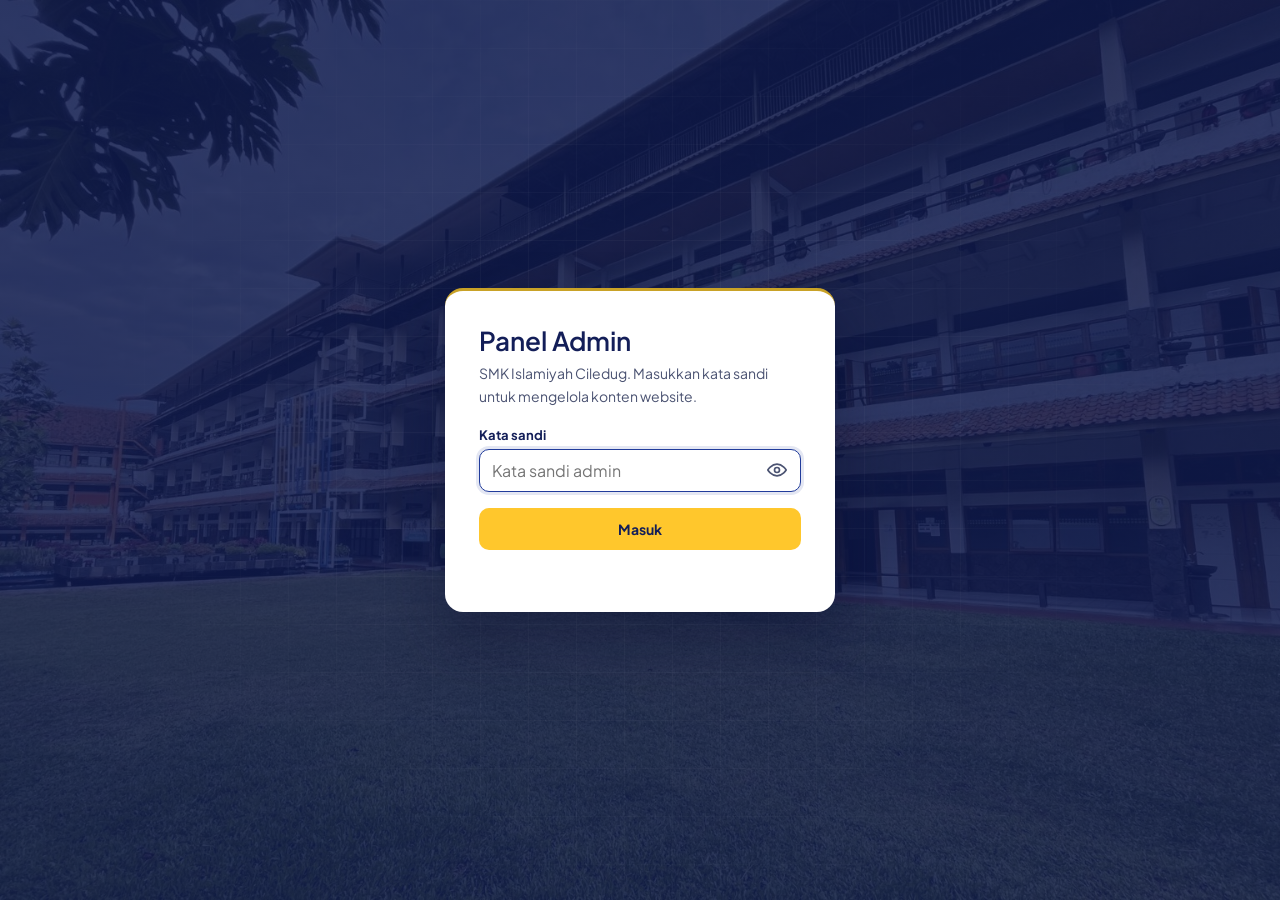
<file: admin.html>
<!DOCTYPE html>
<html lang="id">

<head>
  <meta charset="UTF-8">
  <meta name="viewport" content="width=device-width, initial-scale=1">
  <title>Panel Admin · SMK Islamiyah Ciledug</title>
  <link rel="icon" type="image/png" href="assets/favicon.png">
  <meta name="robots" content="noindex,nofollow">
  <style>
@font-face { font-family: 'Plus Jakarta Sans'; font-style: normal; font-weight: 400; font-display: swap; src: url('css/fonts/pjs-400.woff2') format('woff2'); }
@font-face { font-family: 'Plus Jakarta Sans'; font-style: normal; font-weight: 500; font-display: swap; src: url('css/fonts/pjs-500.woff2') format('woff2'); }
@font-face { font-family: 'Plus Jakarta Sans'; font-style: normal; font-weight: 600; font-display: swap; src: url('css/fonts/pjs-600.woff2') format('woff2'); }
@font-face { font-family: 'Plus Jakarta Sans'; font-style: normal; font-weight: 700; font-display: swap; src: url('css/fonts/pjs-700.woff2') format('woff2'); }
@font-face { font-family: 'Plus Jakarta Sans'; font-style: normal; font-weight: 800; font-display: swap; src: url('css/fonts/pjs-800.woff2') format('woff2'); }

    :root {
      --navy: #131E58; --blue: #213C9B; --sky: #4FC3F7; --gold: #FFC72C; --gold-dk: #E6A700;
      --ink: #12162B; --sub: #4B5372; --paper: #F6F8FC; --line: #E3E7F2; --red: #C0392B; --green: #1E8E5A;
    }
    * { box-sizing: border-box; margin: 0; padding: 0; }
    [hidden] { display: none !important; }
    body { font-family: 'Plus Jakarta Sans', system-ui, sans-serif; background: var(--paper); color: var(--ink); min-height: 100vh; }
    h1, h2, h3 { font-family: 'Plus Jakarta Sans', system-ui, sans-serif; color: var(--navy); line-height: 1.2; font-weight: 600; }
    button, input, select, textarea { font: inherit; color: inherit; }
    p { color: var(--sub); line-height: 1.6; }
    a { color: var(--blue); }

    /* LOGIN */
    /* Latar login: foto sekolah + lapisan navy datar (selaras dengan hero website) */
    .login { position: relative; min-height: 100vh; display: grid; place-items: center; padding: 20px; background: linear-gradient(rgba(15, 26, 77, .86), rgba(15, 26, 77, .86)), url('assets/hero.jpg') center / cover no-repeat, var(--navy); }
    .login::before { content: ''; position: absolute; inset: 0; pointer-events: none; background-image: linear-gradient(rgba(255, 255, 255, .05) 1px, transparent 1px), linear-gradient(90deg, rgba(255, 255, 255, .05) 1px, transparent 1px); background-size: 48px 48px; -webkit-mask-image: radial-gradient(circle at 50% 50%, #000, transparent 75%); mask-image: radial-gradient(circle at 50% 50%, #000, transparent 75%); }
    .login-box { position: relative; border-top: 3px solid #C9A227; }
    /* Kolom kata sandi + tombol tampilkan/sembunyikan */
    .pw-wrap { position: relative; }
    .pw-wrap input { padding-right: 46px; }
    .pw-eye { position: absolute; top: 50%; right: 6px; transform: translateY(-50%); width: 36px; height: 36px; display: grid; place-items: center; border: 0; border-radius: 8px; background: none; color: var(--sub); cursor: pointer; transition: background-color .15s ease, color .15s ease; }
    .pw-eye:hover { background: #EEF1FA; color: var(--navy); }
    .pw-eye:focus-visible { outline: 2px solid var(--blue); outline-offset: 1px; }
    .pw-eye .off { display: none; }
    .pw-eye[aria-pressed="true"] .on { display: none; }
    .pw-eye[aria-pressed="true"] .off { display: block; }
    .login-box { background: #fff; border-radius: 18px; padding: 34px; width: 100%; max-width: 390px; box-shadow: 0 30px 60px rgba(6, 10, 40, .35); }
    .login-box h1 { font-size: 26px; margin-bottom: 6px; }
    .login-box p { font-size: 14px; margin-bottom: 20px; }
    .login-box .err { color: var(--red); font-size: 13px; font-weight: 600; margin-top: 10px; min-height: 18px; }

    /* SHELL */
    .shell { display: grid; grid-template-columns: 250px 1fr; min-height: 100vh; }
    aside { background: var(--navy); color: #fff; padding: 22px 14px; position: sticky; top: 0; height: 100vh; display: flex; flex-direction: column; gap: 4px; overflow-y: auto; }
    aside .brand { padding: 4px 10px 18px; }
    aside .brand b { display: block; font-family: 'Plus Jakarta Sans', system-ui, sans-serif; font-size: 17px; }
    aside .brand span { font-size: 12px; color: var(--sky); font-weight: 600; }
    aside .nav { background: none; border: none; color: #CBD3F0; text-align: left; padding: 11px 12px; border-radius: 10px; font-weight: 600; font-size: 14.5px; cursor: pointer; }
    aside .nav:hover { background: rgba(255, 255, 255, .07); color: #fff; }
    aside .nav.on { background: rgba(255, 199, 44, .16); color: var(--gold); }
    aside .spacer { flex: 1; }
    aside .side-link { color: #CBD3F0; font-size: 13.5px; font-weight: 600; padding: 9px 12px; text-decoration: none; border-radius: 10px; background: none; border: none; text-align: left; cursor: pointer; }
    aside .side-link:hover { color: #fff; background: rgba(255, 255, 255, .07); }
    main { padding: 30px 34px 70px; min-width: 0; }
    .head { display: flex; align-items: center; justify-content: space-between; gap: 14px; margin-bottom: 22px; flex-wrap: wrap; }
    .head h1 { font-size: 28px; }

    /* BUTTONS */
    .btn { display: inline-flex; align-items: center; justify-content: center; gap: 8px; padding: 10px 18px; border-radius: 10px; font-weight: 700; font-size: 14px; cursor: pointer; border: 2px solid transparent; background: var(--navy); color: #fff; }
    .btn:hover { filter: brightness(1.15); }
    .btn.primary { background: var(--gold); color: var(--navy); }
    .btn.primary:hover { background: var(--gold-dk); filter: none; }
    .btn.ghost { background: #fff; color: var(--navy); border-color: var(--line); }
    .btn.ghost:hover { border-color: var(--blue); filter: none; }
    .btn.danger { background: #fff; color: var(--red); border-color: #F0C9C4; }
    .btn.danger:hover { background: #FDF0EE; filter: none; }
    .btn.sm { padding: 6px 12px; font-size: 13px; }

    /* CARDS + FORMS */
    .card { background: #fff; border: 1px solid var(--line); border-radius: 16px; padding: 24px; margin-bottom: 20px; }
    .card h3 { font-size: 18px; margin-bottom: 10px; }
    .fgrid { display: grid; grid-template-columns: 1fr 1fr; gap: 16px 18px; }
    .fld { display: flex; flex-direction: column; gap: 6px; min-width: 0; }
    .fld.full { grid-column: 1 / -1; }
    .lbl, .fld > span.t { font-size: 13px; font-weight: 700; color: var(--navy); }
    .fld input, .fld select, .fld textarea, .login-box input { border: 1.5px solid var(--line); border-radius: 10px; padding: 10px 12px; background: #fff; width: 100%; }
    .fld input:focus, .fld select:focus, .fld textarea:focus, .login-box input:focus { outline: none; border-color: var(--blue); box-shadow: 0 0 0 3px rgba(33, 60, 155, .12); }
    .fld textarea { resize: vertical; line-height: 1.55; }
    small.hint { font-size: 12px; color: var(--sub); }
    .form-actions { display: flex; gap: 10px; flex-wrap: wrap; margin-top: 22px; padding-top: 18px; border-top: 1px solid var(--line); }

    /* IMAGES */
    .imgbox .prev { border: 1.5px dashed #C9D1EA; border-radius: 12px; min-height: 120px; max-height: 220px; display: flex; align-items: center; justify-content: center; background: #F1F4FB; overflow: hidden; color: var(--sub); font-size: 13px; }
    .imgbox .prev img { max-width: 100%; max-height: 220px; object-fit: contain; display: block; }
    .imgbox .acts { display: flex; gap: 8px; margin-top: 10px; flex-wrap: wrap; }
    .galgrid { display: grid; grid-template-columns: repeat(auto-fill, minmax(96px, 1fr)); gap: 10px; }
    .galgrid .g { position: relative; aspect-ratio: 4/3; border-radius: 10px; overflow: hidden; border: 1px solid var(--line); background: #F1F4FB; }
    .galgrid img { width: 100%; height: 100%; object-fit: cover; display: block; }
    .galgrid .x { position: absolute; top: 4px; right: 4px; width: 24px; height: 24px; border-radius: 50%; border: none; background: rgba(18, 22, 43, .75); color: #fff; cursor: pointer; font-size: 14px; line-height: 1; }
    .galgrid .x:hover { background: var(--red); }

    /* LIST + EDITOR */
    .split { display: grid; grid-template-columns: minmax(260px, 340px) 1fr; gap: 22px; align-items: start; }
    .list { background: #fff; border: 1px solid var(--line); border-radius: 16px; overflow: hidden; }
    .row { display: grid; grid-template-columns: 52px 1fr auto; gap: 12px; align-items: center; padding: 10px 12px; border-bottom: 1px solid var(--line); cursor: pointer; }
    .row:last-child { border-bottom: none; }
    .row:hover { background: #F6F8FF; }
    .row.on { background: #EEF3FF; box-shadow: inset 3px 0 0 var(--gold); }
    .row .th { width: 52px; height: 42px; border-radius: 8px; background: linear-gradient(135deg, var(--navy), var(--sky)); overflow: hidden; }
    .row .th img { width: 100%; height: 100%; object-fit: cover; display: block; }
    .row .tx b { display: block; font-size: 14px; color: var(--navy); line-height: 1.3; }
    .row .tx span { font-size: 12px; color: var(--sub); }
    .row .mv { display: flex; flex-direction: column; gap: 2px; }
    .row .mv button { border: 1px solid var(--line); background: #fff; border-radius: 6px; width: 24px; height: 20px; font-size: 11px; cursor: pointer; line-height: 1; }
    .row .mv button:hover { background: var(--gold); }
    .empty { padding: 26px; text-align: center; color: var(--sub); font-size: 14px; }
    .placeholder { color: var(--sub); text-align: center; padding: 50px 20px; }

    /* DASHBOARD */
    .stats { display: grid; grid-template-columns: repeat(auto-fit, minmax(150px, 1fr)); gap: 16px; margin-bottom: 20px; }
    .stat { background: #fff; border: 1px solid var(--line); border-radius: 16px; padding: 20px; cursor: pointer; }
    .stat:hover { border-color: var(--blue); }
    .stat b { display: block; font-family: 'Plus Jakarta Sans', system-ui, sans-serif; font-size: 34px; color: var(--navy); }
    .stat span { font-size: 13px; color: var(--sub); font-weight: 600; }
    .badge { display: inline-block; font-size: 12px; font-weight: 700; padding: 4px 10px; border-radius: 20px; }
    .badge.draft { background: #FFF3D6; color: #8A5B00; }
    .badge.file { background: #DDF3E8; color: var(--green); }
    .badge.default { background: #EAF0FF; color: var(--blue); }
    ol.steps { padding-left: 20px; color: var(--sub); line-height: 1.8; font-size: 14.5px; }
    .btn-row { display: flex; gap: 10px; flex-wrap: wrap; margin-top: 14px; }

    /* SWITCH */
    .swrow { grid-column: 1 / -1; display: flex; align-items: center; gap: 12px; cursor: pointer; font-weight: 700; color: var(--navy); font-size: 14px; position: relative; }
    .swrow input { position: absolute; opacity: 0; pointer-events: none; }
    .swui, .rsw { width: 46px; height: 26px; border-radius: 26px; background: #C9D1EA; position: relative; transition: background .2s; flex: none; border: none; padding: 0; }
    .swui::after, .rsw::after { content: ''; position: absolute; top: 3px; left: 3px; width: 20px; height: 20px; border-radius: 50%; background: #fff; transition: transform .2s; box-shadow: 0 1px 3px rgba(0, 0, 0, .25); }
    .swrow input:checked + .swui, .rsw.on { background: var(--green); }
    .swrow input:checked + .swui::after, .rsw.on::after { transform: translateX(20px); }
    .swrow input:focus-visible + .swui { box-shadow: 0 0 0 3px rgba(33, 60, 155, .25); }
    .rsw { cursor: pointer; width: 42px; height: 24px; }
    .rsw::after { width: 18px; height: 18px; }
    .rsw.on::after { transform: translateX(18px); }
    .row.hs { grid-template-columns: 52px 1fr auto auto; }
    .row.off .th, .row.off .tx { opacity: .5; }

    /* VERIFIKASI LOGIN */
    .verify { position: fixed; inset: 0; z-index: 300; display: grid; place-items: center; padding: 14px; background: rgba(10, 14, 40, .7); opacity: 0; transition: opacity .25s ease; }
    .verify.in { opacity: 1; }
    .verify-box { width: 100%; max-width: 340px; padding: 30px 28px 26px; text-align: center; background: #fff; border-radius: 18px; box-shadow: 0 30px 70px rgba(6, 10, 40, .45); transform: translateY(10px) scale(.97); transition: transform .3s ease; }
    .verify.in .verify-box { transform: none; }
    .verify-box h3 { font-size: 20px; margin-bottom: 4px; }
    .verify-box p { font-size: 14px; }
    .v-check { width: 64px; height: 64px; margin: 0 auto 14px; border-radius: 50%; background: var(--green); display: grid; place-items: center; animation: vpop .4s ease both; }
    .v-check path { fill: none; stroke: #fff; stroke-width: 3.2; stroke-linecap: round; stroke-linejoin: round; stroke-dasharray: 26; stroke-dashoffset: 26; animation: vdraw .4s .2s ease forwards; }
    .v-load { display: flex; align-items: center; justify-content: center; gap: 10px; margin-top: 16px; font-size: 13px; font-weight: 600; color: var(--sub); }
    .v-spin { width: 18px; height: 18px; border: 3px solid var(--line); border-top-color: var(--blue); border-radius: 50%; animation: vspin .8s linear infinite; }
    .v-bar { height: 4px; margin-top: 18px; border-radius: 2px; background: var(--line); overflow: hidden; }
    .v-bar i { display: block; height: 100%; width: 0; background: var(--blue); animation: vfill 1.3s linear forwards; }
    @keyframes vspin { to { transform: rotate(360deg); } }
    @keyframes vpop { from { transform: scale(.6); opacity: 0; } }
    @keyframes vdraw { to { stroke-dashoffset: 0; } }
    @keyframes vfill { to { width: 100%; } }
    @media (prefers-reduced-motion: reduce) { .v-check, .v-check path { animation: none; stroke-dashoffset: 0; } .verify, .verify-box { transition: none; } }

    /* DIALOG KONFIRMASI KUSTOM */
    .cfm { position: fixed; inset: 0; z-index: 310; display: grid; place-items: center; padding: 14px; background: rgba(10, 14, 40, .65); opacity: 0; transition: opacity .2s ease; }
    .cfm.in { opacity: 1; }
    .cfm-box { width: 100%; max-width: 400px; padding: 28px 26px 22px; text-align: center; background: #fff; border-radius: 18px; box-shadow: 0 30px 70px rgba(6, 10, 40, .45); transform: translateY(10px) scale(.97); transition: transform .25s ease; }
    .cfm.in .cfm-box { transform: none; }
    .cfm-ico { width: 56px; height: 56px; margin: 0 auto 14px; border-radius: 50%; display: grid; place-items: center; background: #FDF0EE; color: var(--red); }
    .cfm-box h3 { font-size: 20px; margin-bottom: 6px; }
    .cfm-box p { font-size: 14px; }
    .cfm-act { display: flex; gap: 10px; margin-top: 22px; }
    .cfm-act .btn { flex: 1; padding: 11px 14px; }
    .btn.alert { background: var(--red); color: #fff; border-color: var(--red); }
    .btn.alert:hover { background: #A5301F; border-color: #A5301F; filter: none; }
    .cfm-act .btn:focus-visible { outline: 3px solid rgba(33, 60, 155, .35); outline-offset: 2px; }
    @media (max-width: 420px) { .cfm-act { flex-direction: column-reverse; } }
    @media (prefers-reduced-motion: reduce) { .cfm, .cfm-box { transition: none; } }

    /* CROPPER */
    .modal-bg { position: fixed; inset: 0; background: rgba(10, 14, 40, .65); display: grid; place-items: center; z-index: 200; padding: 14px; }
    .modal { background: #fff; border-radius: 18px; padding: 22px; width: 100%; max-width: 620px; max-height: 96vh; overflow-y: auto; box-shadow: 0 30px 70px rgba(6, 10, 40, .45); }
    .modal h3 { font-size: 20px; margin-bottom: 4px; }
    .modal h3 small { font-family: 'Plus Jakarta Sans', system-ui, sans-serif; font-size: 13px; color: var(--sub); font-weight: 600; }
    .cr-help { font-size: 13px; margin-bottom: 12px; }
    .cr-ratios { display: flex; gap: 6px; flex-wrap: wrap; margin-bottom: 12px; }
    .cr-ratios button { border: 1.5px solid var(--line); background: #fff; border-radius: 20px; padding: 5px 13px; font-size: 13px; font-weight: 700; color: var(--sub); cursor: pointer; }
    .cr-ratios button:hover { border-color: var(--blue); }
    .cr-ratios button.on { background: var(--navy); border-color: var(--navy); color: #fff; }
    .crop-vp { position: relative; margin: 0 auto; overflow: hidden; background: #0d1233; border-radius: 10px; touch-action: none; cursor: grab; user-select: none; }
    .crop-vp:active { cursor: grabbing; }
    .crop-vp.chk { background: repeating-conic-gradient(#d9deee 0% 25%, #fff 0% 50%) 50% / 16px 16px; }
    .crop-vp img { position: absolute; left: 0; top: 0; max-width: none; transform-origin: 0 0; pointer-events: none; -webkit-user-drag: none; }
    .crop-vp .cgrid { position: absolute; inset: 0; pointer-events: none; box-shadow: inset 0 0 0 2px rgba(255, 255, 255, .85);
      background:
        linear-gradient(90deg, transparent calc(33.33% - .5px), rgba(255, 255, 255, .45) calc(33.33% - .5px), rgba(255, 255, 255, .45) calc(33.33% + .5px), transparent calc(33.33% + .5px), transparent calc(66.66% - .5px), rgba(255, 255, 255, .45) calc(66.66% - .5px), rgba(255, 255, 255, .45) calc(66.66% + .5px), transparent calc(66.66% + .5px)),
        linear-gradient(180deg, transparent calc(33.33% - .5px), rgba(255, 255, 255, .45) calc(33.33% - .5px), rgba(255, 255, 255, .45) calc(33.33% + .5px), transparent calc(33.33% + .5px), transparent calc(66.66% - .5px), rgba(255, 255, 255, .45) calc(66.66% - .5px), rgba(255, 255, 255, .45) calc(66.66% + .5px), transparent calc(66.66% + .5px)); }
    .cr-zoom { display: flex; align-items: center; gap: 10px; margin: 14px auto 6px; max-width: 420px; font-weight: 700; color: var(--sub); }
    .cr-zoom input { flex: 1; accent-color: var(--navy); }
    .cr-info { text-align: center; font-size: 12.5px; color: var(--sub); min-height: 18px; }
    .cr-info b.warn { color: var(--red); }
    .cr-auto { display: flex; gap: 8px; align-items: center; font-size: 13px; color: var(--sub); margin-top: 10px; cursor: pointer; }

    #toast { position: fixed; bottom: 24px; left: 50%; transform: translateX(-50%) translateY(20px); background: var(--navy); color: #fff; padding: 12px 20px; border-radius: 12px; font-weight: 600; font-size: 14px; opacity: 0; pointer-events: none; transition: all .25s ease; z-index: 100; box-shadow: 0 14px 30px rgba(6, 10, 40, .3); max-width: 90vw; }
    #toast.show { opacity: 1; transform: translateX(-50%) translateY(0); }
    #toast.err { background: var(--red); }

    @media (max-width: 900px) {
      .shell { grid-template-columns: 1fr; }
      aside { position: static; height: auto; flex-direction: row; flex-wrap: wrap; padding: 12px; gap: 4px; }
      aside .brand { width: 100%; padding: 2px 8px 8px; }
      aside .spacer { display: none; }
      aside .nav, aside .side-link { padding: 8px 12px; font-size: 13.5px; }
      main { padding: 22px 16px 70px; }
      .split { grid-template-columns: 1fr; }
      .fgrid { grid-template-columns: 1fr; }
    }
  </style>
  <script src="js/data.js"></script>
</head>

<body>
  <!-- LOGIN -->
  <div class="login" id="login" hidden>
    <div class="login-box">
      <h1>Panel Admin</h1>
      <p>SMK Islamiyah Ciledug. Masukkan kata sandi untuk mengelola konten website.</p>
      <div id="login-info" style="font-size:13px; margin-bottom:14px"></div>
      <div class="fld"><span class="t">Kata sandi</span><div class="pw-wrap"><input type="password" id="pw" autocomplete="current-password" placeholder="Kata sandi admin"><button type="button" class="pw-eye" id="pw-eye" aria-label="Tampilkan kata sandi" aria-pressed="false" title="Tampilkan kata sandi"><svg class="on" width="20" height="20" viewBox="0 0 24 24" fill="none" stroke="currentColor" stroke-width="2" stroke-linecap="round" stroke-linejoin="round" aria-hidden="true"><path d="M1 12s4-7 11-7 11 7 11 7-4 7-11 7S1 12 1 12z"/><circle cx="12" cy="12" r="3"/></svg><svg class="off" width="20" height="20" viewBox="0 0 24 24" fill="none" stroke="currentColor" stroke-width="2" stroke-linecap="round" stroke-linejoin="round" aria-hidden="true"><path d="M17.94 17.94A10.9 10.9 0 0 1 12 19c-7 0-11-7-11-7a19.8 19.8 0 0 1 5.06-5.94M9.9 4.24A10.1 10.1 0 0 1 12 4c7 0 11 7 11 7a19.9 19.9 0 0 1-3.17 4.19M14.12 14.12a3 3 0 1 1-4.24-4.24"/><path d="M1 1l22 22"/></svg></button></div></div>
      <button class="btn primary" id="btn-login" style="width:100%; margin-top:16px">Masuk</button>
      <div class="err" id="login-err"></div>
    </div>
  </div>

  <!-- PANEL -->
  <div class="shell" id="shell" hidden>
    <aside>
      <div class="brand"><b>Panel Admin</b><span>SMK Islamiyah Ciledug</span></div>
      <button class="nav" data-go="home">Ringkasan</button>
      <button class="nav" data-go="settings">Pengaturan Umum</button>
      <button class="nav" data-go="profil">Profil Sekolah</button>
      <button class="nav" data-go="jurusan">Jurusan</button>
      <button class="nav" data-go="prestasi">Prestasi</button>
      <button class="nav" data-go="ekskul">Ekstrakurikuler</button>
      <button class="nav" data-go="poster">Poster Beranda</button>
      <button class="nav" data-go="testimoni">Testimoni Alumni</button>
      <button class="nav" data-go="mitra">Mitra Industri</button>
      <button class="nav" data-go="kegiatan">Kegiatan</button>
      <button class="nav" data-go="unduhan">Unduhan (Pusat Berkas)</button>
      <button class="nav" data-go="chatbot">Chatbot (Tanya Jawab)</button>
      <button class="nav" data-go="ppdb">PPDB</button>
      <button class="nav" data-go="berkas">Berkas PPDB</button>
      <button class="nav" data-go="faq">FAQ Biaya &amp; Beasiswa</button>
      <button class="nav" data-go="publish">Publikasi &amp; Cadangan</button>
      <div class="spacer"></div>
      <a class="side-link" href="index.html" target="_blank" rel="noopener">Lihat website ↗</a>
      <button class="side-link" id="btn-logout">Keluar</button>
    </aside>
    <main id="view"></main>
  </div>
  <div id="toast"></div>

  <script>
    /* // GANTI KATA SANDI ADMIN
       Ubah teks di bawah ini. Catatan: ini hanya pengunci tampilan panel. Karena situs ini statis, perubahan
       baru tampil ke pengunjung setelah file data.json diunggah ke hosting (lihat menu Publikasi & Cadangan),
       jadi orang yang membuka admin.html tanpa kata sandi tidak bisa mengubah website publik. */
    const ADMIN_PASSWORD = 'admin123';

    const $ = (s, r = document) => r.querySelector(s);
    const $$ = (s, r = document) => [...r.querySelectorAll(s)];
    const clone = o => JSON.parse(JSON.stringify(o));
    // Teks disimpan dengan < dan > diubah jadi entitas supaya aman ditampilkan di website; di form dikembalikan lagi
    const enc = s => String(s ?? '').replace(/</g, '&lt;').replace(/>/g, '&gt;');
    const dec = s => String(s ?? '').replace(/&lt;/g, '<').replace(/&gt;/g, '>');
    const attr = s => dec(s).replace(/&/g, '&amp;').replace(/"/g, '&quot;').replace(/</g, '&lt;');

    let SERVER = null, HAS_DRAFT = false;   // SERVER = info dari api.php bila hosting mendukung (mode database), null = mode statis
    let D, SOURCE = 'default', cur = 'home', state = { idx: null }, editing = null, CUR_FIELDS = [];
    const view = $('#view');

    /* ---------- DATA ---------- */
    const toAdmin = data => { const d = clone(data); d.JURUSAN = Object.entries(d.JURUSAN).map(([id, j]) => ({ id, ...j })); return d; };
    const payload = () => { const d = clone(D); d.JURUSAN = Object.fromEntries(d.JURUSAN.map(({ id, ...r }) => [id, r])); return d; };
    async function persist() {
      try {
        if (SERVER) { await api('save', { method: 'POST', json: payload() }); SOURCE = 'server'; toast('Tersimpan dan langsung tayang di website'); }
        else { await SiteStore.save(payload()); SOURCE = 'draft'; toast('Tersimpan'); }
        return true;
      } catch (e) {
        toast(SERVER ? (e.message || 'Gagal menyimpan ke server') : 'Gagal menyimpan: penyimpanan browser penuh. Kecilkan jumlah/ukuran foto.', true);
        return false;
      }
    }
    // ---- komunikasi dengan api.php (hanya dipakai di mode server) ----
    async function api(action, opt = {}) {
      const headers = {};
      if (SERVER && SERVER.csrf) headers['X-CSRF-Token'] = SERVER.csrf;
      let body = opt.body;
      if (opt.json !== undefined) { headers['Content-Type'] = 'application/json'; body = JSON.stringify(opt.json); }
      const r = await fetch('api/api.php?action=' + action, { method: opt.method || 'GET', headers, body, credentials: 'same-origin', cache: 'no-store' });
      let j = null; try { j = await r.json(); } catch (e) { }
      if (r.status === 401 && action !== 'login') { toast('Sesi habis, silakan masuk lagi', true); setTimeout(() => location.reload(), 1300); throw new Error('Sesi habis, silakan masuk lagi'); }
      if (!r.ok || !j || j.ok === false) throw new Error((j && j.error) || ('Permintaan ke server gagal (' + r.status + ')'));
      return j;
    }
    // Mode server: foto disimpan sebagai file di folder uploads/ (bukan teks base64), yang disimpan di data hanya alamatnya
    async function storeImage(dataUrl) {
      if (!SERVER || !/^data:image\//.test(dataUrl || '')) return dataUrl;
      const blob = await (await fetch(dataUrl)).blob();
      const fd = new FormData(); fd.append('file', blob, 'foto');
      return (await api('upload', { method: 'POST', body: fd })).url;
    }
    // ===== Paket publikasi: data.json ringan + foto sebagai file terpisah =====
    function loadJSZip() {
      if (window.JSZip) return Promise.resolve(window.JSZip);
      return new Promise((res, rej) => {
        const s = document.createElement('script'); s.src = 'https://cdnjs.cloudflare.com/ajax/libs/jszip/3.10.1/jszip.min.js';
        s.onload = () => res(window.JSZip); s.onerror = () => rej(new Error('Gagal memuat pustaka ZIP. Periksa koneksi internet.')); document.head.appendChild(s);
      });
    }
    async function splitImages(o, files) {   // ganti setiap foto base64 dengan path assets/img/<hash>.<ext>
      if (typeof o === 'string') {
        if (!o.startsWith('data:image/')) return o;
        const blob = await (await fetch(o)).blob(), buf = await blob.arrayBuffer();
        const h = Array.from(new Uint8Array(await crypto.subtle.digest('SHA-1', buf))).map(b => b.toString(16).padStart(2, '0')).join('').slice(0, 10);
        const ext = { 'image/webp': 'webp', 'image/jpeg': 'jpg', 'image/png': 'png', 'image/gif': 'gif', 'image/svg+xml': 'svg' }[blob.type] || 'img';
        const path = `assets/img/${h}.${ext}`; files.set(path, buf); return path;
      }
      if (Array.isArray(o)) { const r = []; for (const x of o) r.push(await splitImages(x, files)); return r; }
      if (o && typeof o === 'object') { const r = {}; for (const k of Object.keys(o)) r[k] = await splitImages(o[k], files); return r; }
      return o;
    }
    async function exportPackage() {
      const JSZip = await loadJSZip(), files = new Map(), data = await splitImages(payload(), files);
      const zip = new JSZip(); zip.file('content/data.json', JSON.stringify(data));
      files.forEach((buf, path) => zip.file(path, buf));
      const blob = await zip.generateAsync({ type: 'blob', compression: 'DEFLATE' });
      const d = new Date(), stamp = `${d.getFullYear()}${String(d.getMonth() + 1).padStart(2, '0')}${String(d.getDate()).padStart(2, '0')}`;
      const a = document.createElement('a'); a.href = URL.createObjectURL(blob); a.download = `smk-publikasi-${stamp}.zip`; a.click();
      setTimeout(() => URL.revokeObjectURL(a.href), 2000); return files.size;
    }
    async function recompressImages(o, st) {   // ubah foto base64 lama (JPEG/PNG) menjadi WebP bila hasilnya lebih kecil
      if (typeof o === 'string') {
        if (!/^data:image\/(jpeg|png)/.test(o)) return o;
        try {
          const im = await loadImg(o), k = Math.min(1, 1600 / Math.max(im.naturalWidth, im.naturalHeight));
          const c = document.createElement('canvas'); c.width = Math.round(im.naturalWidth * k); c.height = Math.round(im.naturalHeight * k);
          c.getContext('2d').drawImage(im, 0, 0, c.width, c.height);
          const n = c.toDataURL('image/webp', .8);
          if (n.startsWith('data:image/webp') && n.length < o.length) { st.n++; st.saved += o.length - n.length; return n; }
        } catch (e) { }
        return o;
      }
      if (Array.isArray(o)) { const r = []; for (const x of o) r.push(await recompressImages(x, st)); return r; }
      if (o && typeof o === 'object') { const r = {}; for (const k of Object.keys(o)) r[k] = await recompressImages(o[k], st); return r; }
      return o;
    }
    async function migrateImages(o) {   // pindahkan semua foto base64 di dalam data ke folder uploads/
      if (typeof o === 'string') return /^data:image\//.test(o) ? storeImage(o) : o;
      if (Array.isArray(o)) { const r = []; for (const x of o) r.push(await migrateImages(x)); return r; }
      if (o && typeof o === 'object') { const r = {}; for (const k of Object.keys(o)) r[k] = await migrateImages(o[k]); return r; }
      return o;
    }
    function toast(msg, err) {
      const t = $('#toast'); t.textContent = msg; t.className = 'show' + (err ? ' err' : '');
      clearTimeout(toast.t); toast.t = setTimeout(() => t.className = '', 2600);
    }

    /* ---------- GAMBAR: potong & ubah ukuran ---------- */
    // Setiap kolom foto punya rasio & ukuran keluaran bawaan yang cocok dengan tempat pemasangannya di website.
    const RATIOS = { '4:5': 4 / 5, '3:4': 3 / 4, '16:9': 16 / 9, '4:3': 4 / 3, '3:2': 3 / 2, '2:1': 2, '1:1': 1, 'free': 0 };
    const loadImg = src => new Promise((res, rej) => { const im = new Image(); im.onload = () => res(im); im.onerror = rej; im.src = src; });
    function specOf(f) {
      const g = f.type === 'gallery';
      return { ratio: f.ratio || (g ? '4:3' : '16:9'), out: f.out || (g ? 1000 : 1400), ratios: f.ratios || ['16:9', '4:3', '3:2', '2:1', '1:1', 'free'], mime: f.png ? 'image/png' : 'image/jpeg' };
    }
    // Semua foto dikonversi ke WebP di canvas sebelum disimpan (jauh lebih ringan dari JPEG/PNG; alpha PNG tetap terjaga).
    // Browser lama tanpa dukungan WebP otomatis memakai format asal.
    const WEBP = (() => { try { return document.createElement('canvas').toDataURL('image/webp').startsWith('data:image/webp'); } catch (e) { return false; } })();
    function drawCrop(img, sx, sy, sw, sh, out, mime) {
      const k = Math.min(1, out / Math.max(sw, sh));                 // tidak pernah diperbesar, hanya dikecilkan
      const ow = Math.max(1, Math.round(sw * k)), oh = Math.max(1, Math.round(sh * k));
      const c = document.createElement('canvas'); c.width = ow; c.height = oh;
      const g = c.getContext('2d');
      if (mime === 'image/jpeg') { g.fillStyle = '#fff'; g.fillRect(0, 0, ow, oh); }
      g.drawImage(img, sx, sy, sw, sh, 0, 0, ow, oh);
      return WEBP ? c.toDataURL('image/webp', mime === 'image/png' ? .9 : .82) : c.toDataURL(mime, .85);
    }
    function centerRegion(nw, nh, key) {
      const ar = RATIOS[key] || nw / nh; let sw = nw, sh = nh;
      if (nw / nh > ar) sw = nh * ar; else sh = nw / ar;
      return [(nw - sw) / 2, (nh - sh) / 2, sw, sh];
    }
    async function autoCrop(file, f, key) {
      const url = URL.createObjectURL(file), sp = specOf(f);
      try { const im = await loadImg(url); return drawCrop(im, ...centerRegion(im.naturalWidth, im.naturalHeight, key), sp.out, sp.mime); }
      finally { URL.revokeObjectURL(url); }
    }
    // Hasil: null = dilewati, {abort:true} = batalkan semua, {data, auto, key} = diterapkan
    async function openCropper(src, f, info = {}) {
      const isFile = typeof src !== 'string', url = isFile ? URL.createObjectURL(src) : src, sp = specOf(f);
      let img;
      try { img = await loadImg(url); } catch (e) { if (isFile) URL.revokeObjectURL(url); toast('Gagal membaca gambar', true); return null; }
      const nw = img.naturalWidth, nh = img.naturalHeight, multi = (info.total || 1) > 1, more = multi && info.n < info.total;
      return new Promise(resolve => {
        const bg = document.createElement('div'); bg.className = 'modal-bg';
        bg.innerHTML = `<div class="modal" role="dialog" aria-modal="true">
          <h3>Atur foto ${multi ? `<small>(${info.n} dari ${info.total})</small>` : ''}</h3>
          <p class="cr-help">${f.label}: geser foto untuk memilih bagian yang tampil, geser slider atau scroll untuk memperbesar.</p>
          <div class="cr-ratios">${sp.ratios.map(k => `<button type="button" data-r="${k}">${k === 'free' ? 'Bebas' : k}</button>`).join('')}</div>
          <div class="crop-vp${sp.mime === 'image/png' ? ' chk' : ''}"><img alt="" draggable="false" src="${url}"><div class="cgrid"></div></div>
          <div class="cr-zoom"><span>−</span><input type="range" min="1" max="4" step="0.01" value="1" aria-label="Perbesar"><span>+</span></div>
          <div class="cr-info"></div>
          ${more ? '<label class="cr-auto"><input type="checkbox" id="cr-auto"> Terapkan rasio ini otomatis (potong bagian tengah) ke foto sisanya</label>' : ''}
          <div class="form-actions">
            <button type="button" class="btn primary" data-a="ok">Terapkan</button>
            <button type="button" class="btn ghost" data-a="skip">${multi ? 'Lewati foto ini' : 'Batal'}</button>
            ${multi ? '<button type="button" class="btn danger" data-a="abort" style="margin-left:auto">Batalkan semua</button>' : ''}
          </div></div>`;
        document.body.appendChild(bg);
        const vp = bg.querySelector('.crop-vp'), im = vp.querySelector('img'), zoom = bg.querySelector('input[type=range]'), infoEl = bg.querySelector('.cr-info');
        let key = sp.ratios.includes(sp.ratio) ? sp.ratio : sp.ratios[0], vw, vh, min, sc, x, y, drag = null;

        const paint = () => {
          x = Math.min(0, Math.max(vw - nw * sc, x)); y = Math.min(0, Math.max(vh - nh * sc, y));
          im.style.width = nw * sc + 'px'; im.style.height = nh * sc + 'px'; im.style.transform = `translate(${x}px,${y}px)`;
          const sw = vw / sc, sh = vh / sc, k = Math.min(1, sp.out / Math.max(sw, sh));
          infoEl.innerHTML = `Hasil: ${Math.round(sw * k)} × ${Math.round(sh * k)} px` + (sw < 600 ? ' · <b class="warn">resolusi rendah, hasil mungkin kurang tajam</b>' : '');
        };
        const layout = () => {
          const ar = RATIOS[key] || nw / nh;
          const maxW = Math.min(560, innerWidth - 72), maxH = Math.max(160, innerHeight * .48);
          vw = maxW; vh = vw / ar; if (vh > maxH) { vh = maxH; vw = vh * ar; }
          vp.style.width = vw + 'px'; vp.style.height = vh + 'px';
          min = Math.max(vw / nw, vh / nh); sc = min; x = (vw - nw * sc) / 2; y = (vh - nh * sc) / 2; zoom.value = 1;
          $$('.cr-ratios button', bg).forEach(b => b.classList.toggle('on', b.dataset.r === key));
          paint();
        };
        const setZoom = z => {
          z = Math.min(4, Math.max(1, z)); zoom.value = z;
          const cx = (vw / 2 - x) / sc, cy = (vh / 2 - y) / sc;   // titik tengah tetap di tempatnya saat zoom
          sc = min * z; x = vw / 2 - cx * sc; y = vh / 2 - cy * sc; paint();
        };
        zoom.addEventListener('input', () => setZoom(+zoom.value));
        vp.addEventListener('wheel', e => { e.preventDefault(); setZoom(+zoom.value * (e.deltaY < 0 ? 1.08 : 1 / 1.08)); }, { passive: false });
        vp.addEventListener('pointerdown', e => { drag = { px: e.clientX, py: e.clientY, x, y }; vp.setPointerCapture?.(e.pointerId); });
        vp.addEventListener('pointermove', e => { if (!drag) return; x = drag.x + e.clientX - drag.px; y = drag.y + e.clientY - drag.py; paint(); });
        ['pointerup', 'pointercancel'].forEach(ev => vp.addEventListener(ev, () => drag = null));
        $$('.cr-ratios button', bg).forEach(b => b.onclick = () => { key = b.dataset.r; layout(); });

        const onKey = e => { if (e.key === 'Escape') close(null); };
        const close = result => { document.removeEventListener('keydown', onKey); bg.remove(); if (isFile) URL.revokeObjectURL(url); resolve(result); };
        document.addEventListener('keydown', onKey);
        bg.querySelector('[data-a="skip"]').onclick = () => close(null);
        const ab = bg.querySelector('[data-a="abort"]'); if (ab) ab.onclick = () => close({ abort: true });
        bg.querySelector('[data-a="ok"]').onclick = () => {
          try {
            const data = drawCrop(img, -x / sc, -y / sc, vw / sc, vh / sc, sp.out, sp.mime);
            close({ data, key, auto: !!(bg.querySelector('#cr-auto') || {}).checked });
          } catch (e) { toast('Gagal memproses gambar', true); }
        };
        layout();
      });
    }
    const imgBox = (f, val) => `
      <div class="imgbox" id="box_${f.key}">
        <span class="lbl">${f.label}</span>
        <div class="prev" style="margin-top:6px">${val ? `<img src="${val}" alt="">` : '<span>Belum ada foto</span>'}</div>
        <div class="acts">
          <label class="btn ghost sm" style="cursor:pointer">${val ? 'Ganti foto' : 'Pilih foto'}<input type="file" accept="image/*" hidden data-key="${f.key}"></label>
          ${val ? `<button type="button" class="btn ghost sm" data-act="recrop" data-key="${f.key}">Atur ulang potongan</button><button type="button" class="btn danger sm" data-act="del-img" data-key="${f.key}">Hapus foto</button>` : ''}
        </div>
        ${f.hint ? `<small class="hint">${f.hint}</small>` : ''}
      </div>`;
    const galBox = (f, arr = []) => `
      <div class="imgbox" id="box_${f.key}">
        <span class="lbl">${f.label}</span>
        <div class="galgrid" style="margin-top:6px">
          ${arr.map((src, i) => `<div class="g"><img src="${src}" alt=""><button type="button" class="x" title="Hapus" data-act="del-gal" data-key="${f.key}" data-i="${i}">×</button></div>`).join('')}
        </div>
        <div class="acts"><label class="btn ghost sm" style="cursor:pointer">+ Tambah foto<input type="file" accept="image/*" multiple hidden data-key="${f.key}"></label></div>
        <small class="hint">${f.hint || 'Bisa pilih beberapa foto sekaligus.'}${arr.length ? '' : ' Kalau kosong, website memakai foto dari folder assets/ bila ada.'}</small>
      </div>`;

    /* ---------- FORM GENERIK ---------- */
    function fieldHTML(f, obj) {
      const v = obj[f.key], w = f.w === 'half' ? 'fld' : 'fld full';
      if (f.type === 'switch') return `<label class="swrow"><input type="checkbox" data-k="${f.key}"${v !== false ? ' checked' : ''}><span class="swui"></span><span>${f.label}</span></label>${f.hint ? `<small class="hint" style="grid-column:1/-1;margin-top:-8px">${f.hint}</small>` : ''}`;
      if (f.type === 'image') return `<div class="fld full">${imgBox(f, v)}</div>`;
      if (f.type === 'gallery') return `<div class="fld full">${galBox(f, v)}</div>`;
      const hint = f.hint ? `<small class="hint">${f.hint}</small>` : '';
      const lbl = `<span class="t">${f.label}${f.req ? ' *' : ''}</span>`;
      if (f.type === 'textarea') return `<label class="${w}">${lbl}<textarea data-k="${f.key}" rows="${f.rows || 4}" placeholder="${attr(f.ph || '')}">${attr(v)}</textarea>${hint}</label>`;
      if (f.type === 'lines') return `<label class="${w}">${lbl}<textarea data-k="${f.key}" rows="${f.rows || 5}" placeholder="Satu baris = satu poin">${attr((v || []).map(dec).join('\n'))}</textarea>${hint}</label>`;
      if (f.type === 'select') {
        const opts = typeof f.options === 'function' ? f.options() : f.options;
        return `<label class="${w}">${lbl}<select data-k="${f.key}">${opts.map(o => `<option${dec(v) === o ? ' selected' : ''}>${attr(o)}</option>`).join('')}</select>${hint}</label>`;
      }
      return `<label class="${w}">${lbl}<input data-k="${f.key}" value="${attr(v)}" placeholder="${attr(f.ph || '')}">${hint}</label>`;
    }
    const formHTML = (fields, obj) => `<div class="fgrid">${fields.map(f => fieldHTML(f, obj)).join('')}</div>`;
    function syncForm() {
      if (!editing) return;
      $$('[data-k]', view).forEach(el => {
        const f = CUR_FIELDS.find(x => x.key === el.dataset.k); if (!f) return;
        if (f.type === 'switch') { editing[f.key] = el.checked; return; }
        editing[f.key] = f.type === 'lines' ? el.value.split('\n').map(x => enc(x.trim())).filter(Boolean) : enc(el.value.trim());
      });
    }
    function missingRequired() { const f = CUR_FIELDS.find(x => x.req && !editing[x.key]); return f ? f.label : null; }

    /* ---------- DEFINISI BAGIAN ---------- */
    const KATEGORI = ['Akademik', 'Non-Akademik', 'Sekolah'], TINGKAT = ['Sekolah', 'Kecamatan', 'Kota', 'Provinsi', 'Nasional', 'Internasional'];
    const nextId = arr => Math.max(0, ...arr.map(x => +x.id || 0)) + 1;
    const SECTIONS = {
      jurusan: {
        title: 'Jurusan', noun: 'jurusan', arr: () => D.JURUSAN, add: 'end',
        blank: () => ({ id: '', name: '', singkatan: '', tagline: '', desc: '', kompetensi: [], fasilitas: [], kegiatan: [], karier: [], foto: '', galeri: [] }),
        label: x => x.name || '(tanpa nama)', sub: x => x.singkatan,
        fields: () => [
          { key: 'name', label: 'Nama jurusan', type: 'text', req: 1, ph: 'Teknik Komputer dan Jaringan' },
          { key: 'singkatan', label: 'Singkatan / kode', type: 'text', req: 1, w: 'half', ph: 'TKJ', hint: 'Jadi alamat halaman dan nama foto (huruf kecil). Tidak bisa diubah setelah jurusan dibuat.' },
          { key: 'tagline', label: 'Tagline singkat', type: 'text', w: 'half', ph: 'Satu kalimat pembuka' },
          { key: 'desc', label: 'Deskripsi', type: 'textarea', rows: 4 },
          { key: 'kompetensi', label: 'Kompetensi yang dipelajari', type: 'lines', w: 'half' },
          { key: 'fasilitas', label: 'Fasilitas & praktik', type: 'lines', w: 'half' },
          { key: 'kegiatan', label: 'Kegiatan jurusan', type: 'lines', w: 'half' },
          { key: 'karier', label: 'Prospek karier', type: 'lines', w: 'half' },
          { key: 'foto', label: 'Foto utama jurusan', type: 'image', hint: 'Tampil di kartu, slideshow beranda, dan halaman detail. Rasio 16:9 paling aman.' },
          { key: 'galeri', label: 'Galeri foto', type: 'gallery' }
        ]
      },
      prestasi: {
        title: 'Prestasi', noun: 'prestasi', arr: () => D.PRESTASI, add: 'start',
        blank: () => ({ id: nextId(D.PRESTASI), title: '', kategori: 'Akademik', tingkat: 'Sekolah', tahun: String(new Date().getFullYear()), jur: 'Umum', desc: '', foto: '' }),
        label: x => x.title || '(tanpa judul)', sub: x => `${x.tingkat || ''} · ${x.tahun || ''}`,
        fields: () => [
          { key: 'title', label: 'Judul prestasi', type: 'text', req: 1, ph: 'Juara 1 LKS Network Systems' },
          { key: 'kategori', label: 'Kategori', type: 'select', options: KATEGORI, w: 'half' },
          { key: 'tingkat', label: 'Tingkat', type: 'select', options: TINGKAT, w: 'half' },
          { key: 'tahun', label: 'Tahun', type: 'text', w: 'half', ph: '2026' },
          { key: 'jur', label: 'Jurusan', type: 'select', options: () => [...D.JURUSAN.map(j => dec(j.singkatan)), 'Umum', 'Sekolah'], w: 'half' },
          { key: 'desc', label: 'Deskripsi', type: 'textarea', rows: 4 },
          { key: 'foto', label: 'Foto prestasi', type: 'image' }
        ]
      },
      ekskul: {
        title: 'Ekstrakurikuler', noun: 'ekstrakurikuler', arr: () => D.EKSKUL, add: 'end',
        blank: () => ({ id: nextId(D.EKSKUL), name: '', desc: '', jadwal: '', foto: '', galeri: [] }),
        label: x => x.name || '(tanpa nama)', sub: x => x.jadwal,
        fields: () => [
          { key: 'name', label: 'Nama ekstrakurikuler', type: 'text', req: 1 },
          { key: 'jadwal', label: 'Jadwal', type: 'text', ph: 'Sabtu, 09.00–11.00' },
          { key: 'desc', label: 'Deskripsi', type: 'textarea', rows: 4 },
          { key: 'foto', label: 'Foto utama', type: 'image' },
          { key: 'galeri', label: 'Galeri kegiatan', type: 'gallery' }
        ]
      },
      kegiatan: {
        title: 'Kegiatan', noun: 'kegiatan', arr: () => D.KEGIATAN, add: 'start',
        blank: () => ({ id: nextId(D.KEGIATAN), kategori: 'Akademik', jur: 'Umum', title: '', tanggal: '', excerpt: '', content: '', foto: '', galeri: [] }),
        label: x => x.title || '(tanpa judul)', sub: x => x.tanggal,
        fields: () => [
          { key: 'title', label: 'Judul kegiatan', type: 'text', req: 1 },
          { key: 'tanggal', label: 'Tanggal', type: 'text', ph: '17 Agustus 2026', w: 'half' },
          { key: 'kategori', label: 'Kategori (filter)', type: 'select', options: KATEGORI, w: 'half' },
          { key: 'jur', label: 'Jurusan (filter)', type: 'select', options: () => [...D.JURUSAN.map(j => dec(j.singkatan)), 'Umum', 'Sekolah'], w: 'half' },
          { key: 'excerpt', label: 'Ringkasan (tampil di daftar)', type: 'textarea', rows: 2 },
          { key: 'content', label: 'Isi berita', type: 'textarea', rows: 7 },
          { key: 'foto', label: 'Foto utama', type: 'image' },
          { key: 'galeri', label: 'Galeri foto', type: 'gallery' }
        ]
      }
    };
    SECTIONS.poster = {
      title: 'Poster Beranda', noun: 'poster', toggle: true, arr: () => D.POSTER, add: 'start',
      blank: () => ({ id: nextId(D.POSTER), aktif: true, judul: '', keterangan: '', foto: '', link: '', tombol: '', warna: 'Biru', tampilTeks: true }),
      label: x => x.judul || '(tanpa judul)', sub: x => (x.aktif === false ? 'Nonaktif' : 'Aktif') + (x.foto ? ' · gambar' : ' · poster teks'),
      fields: () => [
        { key: 'aktif', label: 'Tampilkan poster ini di beranda', type: 'switch', hint: 'Matikan untuk menyembunyikan poster tanpa menghapusnya. Bisa juga lewat saklar di daftar sebelah kiri.' },
        { key: 'judul', label: 'Judul poster', type: 'text', req: 1, ph: 'Penerimaan Siswa Baru 2027/2028' },
        { key: 'keterangan', label: 'Keterangan singkat', type: 'textarea', rows: 3 },
        { key: 'foto', label: 'Gambar poster (opsional)', type: 'image', ratio: '4:5', ratios: ['4:5', '3:4', '1:1', '16:9', 'free'], out: 1200, hint: 'Pakai rasio 4:5 (tegak) supaya pas di kartu. Kalau dikosongkan, poster tampil sebagai poster teks berwarna dari judul dan keterangan di atas.' },
        { key: 'tampilTeks', label: 'Tampilkan judul dan keterangan di bawah gambar', type: 'switch', hint: 'Matikan kalau gambar posternya sudah memuat tulisan lengkap. Tidak berpengaruh pada poster teks.' },
        { key: 'link', label: 'Tautan tujuan (opsional)', type: 'text', ph: '#ppdb atau https://...', hint: 'Halaman di website ini: #ppdb, #jurusan, #prestasi, #kegiatan, #kontak. Atau tautan lengkap https://... Kosongkan: gambar diperbesar saat diklik.' },
        { key: 'tombol', label: 'Teks tombol (opsional)', type: 'text', w: 'half', ph: 'Selengkapnya' },
        { key: 'warna', label: 'Warna poster teks', type: 'select', options: ['Biru', 'Emas', 'Hijau'], w: 'half', hint: 'Dipakai saat poster tidak memakai gambar.' }
      ]
    };
    SECTIONS.testimoni = {
      title: 'Testimoni Alumni', noun: 'testimoni', toggle: true, arr: () => D.TESTIMONI, add: 'end',
      blank: () => ({ id: nextId(D.TESTIMONI), aktif: true, nama: '', tahun: String(new Date().getFullYear() - 1), pekerjaan: '', pesan: '', foto: '' }),
      label: x => x.nama || '(tanpa nama)', sub: x => `Alumni ${x.tahun || ''}${x.pekerjaan ? ' · ' + x.pekerjaan : ''}`,
      fields: () => [
        { key: 'aktif', label: 'Tampilkan di beranda', type: 'switch' },
        { key: 'nama', label: 'Nama alumni', type: 'text', req: 1 },
        { key: 'tahun', label: 'Tahun lulus', type: 'text', w: 'half', ph: '2023' },
        { key: 'pekerjaan', label: 'Pekerjaan / perusahaan saat ini', type: 'text', w: 'half', ph: 'Network Engineer, PT ...' },
        { key: 'pesan', label: 'Kesan dan pesan', type: 'textarea', rows: 4, hint: 'Singkat saja (1–3 kalimat) supaya kartu tetap rapi.' },
        { key: 'foto', label: 'Foto alumni (opsional)', type: 'image', ratio: '1:1', ratios: ['1:1'], out: 400, hint: 'Rasio 1:1. Kalau kosong, tampil inisial nama.' }
      ]
    };
    SECTIONS.mitra = {
      title: 'Mitra Industri', noun: 'mitra', arr: () => D.MITRA, add: 'end',
      blank: () => ({ id: nextId(D.MITRA), nama: '', foto: '' }),
      label: x => x.nama || '(tanpa nama)', sub: x => x.foto ? 'Logo terpasang' : 'Tampil sebagai teks',
      fields: () => [
        { key: 'nama', label: 'Nama perusahaan', type: 'text', req: 1 },
        { key: 'foto', label: 'Logo perusahaan', type: 'image', png: 1, out: 400, ratio: 'free', ratios: ['free', '2:1', '1:1'], hint: 'Logo PNG transparan paling bagus. Kalau kosong, nama perusahaan tampil sebagai teks di marquee beranda.' }
      ]
    };
    SECTIONS.faq = {
      title: 'FAQ Biaya & Beasiswa', noun: 'pertanyaan', toggle: true, arr: () => D.PPDB.faq, add: 'end',
      blank: () => ({ id: nextId(D.PPDB.faq), aktif: true, kategori: 'Biaya', q: '', a: '' }),
      label: x => x.q || '(tanpa pertanyaan)', sub: x => x.kategori,
      fields: () => [
        { key: 'aktif', label: 'Tampilkan di halaman PPDB', type: 'switch' },
        { key: 'kategori', label: 'Topik', type: 'select', options: ['Biaya', 'Beasiswa', 'Umum'], w: 'half', hint: 'Jadi tab filter di accordion.' },
        { key: 'q', label: 'Pertanyaan', type: 'text', req: 1 },
        { key: 'a', label: 'Jawaban', type: 'textarea', rows: 5 }
      ]
    };
    SECTIONS.chatbot = {
      title: 'Chatbot (Tanya Jawab)', noun: 'jawaban', toggle: true, arr: () => D.CHATBOT, add: 'end',
      blank: () => ({ id: nextId(D.CHATBOT), aktif: true, tanya: '', kata: '', jawaban: '' }),
      label: x => x.tanya || '(tanpa pertanyaan)', sub: x => x.kata ? 'Kata kunci: ' + x.kata : 'Belum ada kata kunci',
      fields: () => [
        { key: 'aktif', label: 'Aktifkan jawaban ini', type: 'switch' },
        { key: 'tanya', label: 'Pertanyaan (catatan untuk admin)', type: 'text', req: 1, ph: 'Seragam sekolah' },
        { key: 'kata', label: 'Kata kunci pemicu', type: 'text', ph: 'seragam, baju, pakaian, atribut', hint: 'Pisahkan dengan koma. Chatbot menjawab bila pertanyaan pengunjung memuat salah satu kata/frasa ini (salah ketik ringan tetap dikenali). Pilih kata yang khas, hindari kata umum seperti "sekolah".' },
        { key: 'jawaban', label: 'Jawaban', type: 'textarea', rows: 6, hint: 'Boleh pakai **huruf tebal** dan baris baru. Tombol tautan: tulis [teks tombol](alamat), contoh [Lihat halaman PPDB](ppdb.html) atau [Unduh formulir](unduhan.html).' }
      ]
    };
    const KAT_UNDUHAN = ['Surat & Pernyataan', 'PKL / Prakerin', 'Administrasi', 'Akademik', 'PPDB', 'Lainnya'];
    SECTIONS.unduhan = {
      title: 'Unduhan (Pusat Berkas)', noun: 'berkas', toggle: true, arr: () => D.UNDUHAN, add: 'end',
      blank: () => ({ id: nextId(D.UNDUHAN), aktif: true, kategori: KAT_UNDUHAN[0], judul: '', deskripsi: '', url: '', jenis: '', ukuran: '', tanggal: '' }),
      label: x => x.judul || '(tanpa judul)', sub: x => `${x.kategori || 'Lainnya'} · ${x.url ? 'Tautan terpasang' : 'Belum ada tautan'}`,
      fields: () => [
        { key: 'aktif', label: 'Tampilkan di halaman Unduhan', type: 'switch' },
        { key: 'judul', label: 'Nama dokumen', type: 'text', req: 1, ph: 'Formulir Pendaftaran PKL' },
        { key: 'kategori', label: 'Kategori', type: 'select', options: KAT_UNDUHAN, w: 'half', hint: 'Dokumen dengan kategori yang sama dikelompokkan bersama.' },
        { key: 'jenis', label: 'Jenis berkas (opsional)', type: 'text', w: 'half', ph: 'PDF', hint: 'Kosongkan agar dibaca otomatis dari nama file.' },
        { key: 'deskripsi', label: 'Keterangan singkat', type: 'text', ph: 'Diisi siswa kelas XI sebelum penempatan PKL' },
        { key: 'url', label: 'Tautan / path berkas', type: 'text', ph: 'unduhan/formulir-pkl.pdf  atau  https://drive.google.com/file/d/...', hint: 'Taruh file di folder unduhan/ lalu isi path-nya, atau tempel link Google Drive (Bagikan: Siapa saja yang memiliki link). Kosong = tampil "Segera tersedia".' },
        { key: 'ukuran', label: 'Ukuran (opsional)', type: 'text', w: 'half', ph: '240 KB' },
        { key: 'tanggal', label: 'Terakhir diperbarui (opsional)', type: 'text', w: 'half', ph: 'Okt 2026' }
      ]
    };
    SECTIONS.berkas = {
      title: 'Berkas PPDB', noun: 'berkas', arr: () => D.PPDB.berkas, add: 'end',
      blank: () => ({ id: nextId(D.PPDB.berkas), nama: '', ket: '', link: '' }),
      label: x => x.nama || '(tanpa nama)', sub: x => x.ket,
      fields: () => [
        { key: 'nama', label: 'Nama berkas / surat', type: 'text', req: 1, ph: 'Surat pernyataan orang tua/wali' },
        { key: 'ket', label: 'Keterangan', type: 'text', ph: 'Bermaterai, 1 lembar' },
        { key: 'link', label: 'Tautan unduh (opsional)', type: 'text', ph: 'https://drive.google.com/...', hint: 'Isi kalau ada formulir/surat yang perlu diunduh calon siswa (Google Drive atau file di folder dokumen/). Kosongkan kalau tidak ada.' }
      ]
    };
    const PPDB_FIELDS = [
      { key: 'status', label: 'Status pendaftaran', type: 'select', options: ['Dibuka', 'Segera dibuka', 'Ditutup'], w: 'half', hint: 'Kalau bukan "Dibuka", tombol daftar di website otomatis nonaktif.' },
      { key: 'tahun', label: 'Tahun ajaran', type: 'text', w: 'half', ph: '2027/2028' },
      { key: 'intro', label: 'Kata pengantar', type: 'textarea', rows: 3 },
      { key: 'jadwal', label: 'Jadwal', type: 'lines', w: 'half', hint: 'Satu baris = satu jadwal. Baris pertama tampil di banner beranda.' },
      { key: 'alur', label: 'Alur pendaftaran', type: 'lines', w: 'half', hint: 'Satu baris = satu langkah, otomatis diberi nomor.' },
      { key: 'formUrl', label: 'Tautan formulir online (Google Form)', type: 'text', ph: 'https://forms.gle/...', hint: 'Tempel tautan Google Form. Di Google Form, tambahkan pertanyaan "Upload file" supaya berkas calon siswa masuk ke Google Drive dan datanya rapi di Google Sheets.' },
      { key: 'deadline', label: 'Batas waktu countdown (WIB)', type: 'text', w: 'half', ph: '2026-12-31 23:59', hint: 'Format TTTT-BB-HH JJ:MM. Kosongkan untuk menyembunyikan countdown.' },
      { key: 'deadlineLabel', label: 'Teks di atas countdown', type: 'text', w: 'half', ph: 'Gelombang 1 ditutup dalam' },
      { key: 'catatan', label: 'Catatan tambahan', type: 'textarea', rows: 2 }
    ];
    const PROFIL_FIELDS = [
      { key: 'fotoProfil', label: 'Foto bagian atas (sejarah sekolah)', type: 'image', ratio: '3:2', hint: 'Rasio 3:2 paling pas. Tampil di samping teks sejarah singkat.' },
      { key: 'visi', label: 'Visi', type: 'textarea', rows: 3, hint: 'Satu kalimat/paragraf visi sekolah.' },
      { key: 'misi', label: 'Misi', type: 'lines', rows: 8, hint: 'Satu baris = satu poin misi. Tambah baris baru untuk poin tambahan, hapus baris untuk menghapus poin.' },
      { key: 'fotoVisi', label: 'Foto bagian visi & misi', type: 'image', ratio: '3:2', hint: 'Rasio 3:2 paling pas. Tampil di samping teks visi & misi. Kalau dikosongkan, tampil ikon bawaan.' }
    ];
    const SETTINGS_FIELDS = [
      { key: 'namaLengkap', label: 'Nama lengkap sekolah', type: 'text', req: 1, hint: 'Dipakai di judul tab, beranda, dan footer.' },
      { key: 'namaSekolah', label: 'Nama di navbar (baris 1)', type: 'text', w: 'half' },
      { key: 'subNama', label: 'Nama di navbar (baris 2)', type: 'text', w: 'half' },
      { key: 'heroJudul', label: 'Judul besar beranda', type: 'text' },
      { key: 'heroDeskripsi', label: 'Deskripsi beranda', type: 'textarea', rows: 3 },
      { key: 'akreditasi', label: 'Akreditasi (nilai)', type: 'text', w: 'half', ph: 'A', hint: 'Contoh: A, B, atau Unggul.' },
      { key: 'akreditasiKet', label: 'Keterangan akreditasi', type: 'text', w: 'half', ph: 'Terakreditasi BAN-S/M, SK No. ..., berlaku s.d. ...' },
      { key: 'jumlahSiswa', label: 'Jumlah siswa aktif', type: 'text', w: 'half', ph: '500+' },
      { key: 'jumlahGuru', label: 'Jumlah guru & tenaga pendidik', type: 'text', w: 'half', ph: '40+' },
      { key: 'alumni', label: 'Statistik: alumni bekerja', type: 'text', w: 'half', ph: '800+' },
      { key: 'mitra', label: 'Statistik: mitra industri', type: 'text', w: 'half', ph: '25+' },
      { key: 'statKerja', label: 'Statistik: lulusan terserap kerja', type: 'text', w: 'half', ph: '90%', hint: 'Tampil di hero beranda dengan animasi hitung.' },
      { key: 'videoUrl', label: 'Video profil / virtual tour (link YouTube atau .mp4)', type: 'text', ph: 'https://www.youtube.com/watch?v=...', hint: 'Kosongkan untuk menyembunyikan section video di beranda.' },
      { key: 'videoJudul', label: 'Judul section video', type: 'text', w: 'half' },
      { key: 'waSapaan', label: 'Pesan awal saat pengunjung lanjut ke WhatsApp (dari chatbot)', type: 'text', w: 'half' },
      { key: 'npsn', label: 'NPSN (opsional)', type: 'text', w: 'half', hint: 'Tampil di footer bila diisi.' },
      { key: 'jamLayanan', label: 'Jam layanan (opsional)', type: 'text', w: 'half', ph: 'Senin – Jumat, 07.00 – 15.00 WIB' },
      { key: 'alamat', label: 'Alamat', type: 'text' },
      { key: 'telepon', label: 'Telepon', type: 'text', w: 'half' },
      { key: 'email', label: 'Email', type: 'text', w: 'half' },
      { key: 'jam', label: 'Jam operasional', type: 'text', w: 'half' },
      { key: 'whatsapp', label: 'Nomor WhatsApp', type: 'text', w: 'half', ph: '6281234567890', hint: 'Format internasional tanpa + atau spasi.' },
      { key: 'logo', label: 'Logo sekolah (navbar & beranda)', type: 'image', png: 1, out: 512, ratio: '1:1', ratios: ['1:1', 'free'], hint: 'Pakai rasio 1:1 (persegi) atau Bebas kalau logonya lebar. PNG transparan tetap transparan.' },
      { key: 'heroBg', label: 'Background beranda', type: 'image', out: 1920, ratio: '16:9', hint: 'Foto lebar rasio 16:9 (1920 px). Lapisan biru transparan tetap dipasang supaya teks terbaca.' },
    ];

    /* ---------- VIEWS ---------- */
    function nav(to) {
      if (editing) syncForm();
      cur = to; state = { idx: null }; editing = null;
      $$('aside .nav').forEach(b => b.classList.toggle('on', b.dataset.go === to));
      if (to === 'home') viewHome(); else if (to === 'settings') viewSettings(); else if (to === 'ppdb') viewPpdb(); else if (to === 'profil') viewProfil(); else if (to === 'publish') viewPublish(); else viewList(to);
      window.scrollTo(0, 0);
    }
    function viewHome() {
      const n = { jurusan: D.JURUSAN.length, prestasi: D.PRESTASI.length, ekskul: D.EKSKUL.length, kegiatan: D.KEGIATAN.length, berkas: D.PPDB.berkas.length, poster: D.POSTER.filter(p => p.aktif !== false).length, testimoni: D.TESTIMONI.length, mitra: D.MITRA.length, faq: D.PPDB.faq.length, unduhan: D.UNDUHAN.length, chatbot: D.CHATBOT.length };
      view.innerHTML = `
        <div class="head"><h1>Ringkasan</h1></div>
        <div class="stats">
          <div class="stat" data-go="jurusan"><b>${n.jurusan}</b><span>Jurusan</span></div>
          <div class="stat" data-go="prestasi"><b>${n.prestasi}</b><span>Prestasi</span></div>
          <div class="stat" data-go="ekskul"><b>${n.ekskul}</b><span>Ekstrakurikuler</span></div>
          <div class="stat" data-go="kegiatan"><b>${n.kegiatan}</b><span>Kegiatan</span></div>
          <div class="stat" data-go="poster"><b>${n.poster}/${D.POSTER.length}</b><span>Poster aktif</span></div>
          <div class="stat" data-go="ppdb"><b>${D.PPDB.status}</b><span>Status PPDB</span></div>
          <div class="stat" data-go="berkas"><b>${n.berkas}</b><span>Berkas PPDB</span></div>
          <div class="stat" data-go="testimoni"><b>${n.testimoni}</b><span>Testimoni</span></div>
          <div class="stat" data-go="mitra"><b>${n.mitra}</b><span>Mitra industri</span></div>
          <div class="stat" data-go="faq"><b>${n.faq}</b><span>FAQ PPDB</span></div>
          <div class="stat" data-go="unduhan"><b>${n.unduhan}</b><span>Berkas unduhan</span></div>
          <div class="stat" data-go="chatbot"><b>${n.chatbot}</b><span>Jawaban chatbot</span></div>
        </div>
        <div class="card"><h3>Cara pakai</h3>
          <ol class="steps">
            <li>Ubah teks, logo, dan background di <b>Pengaturan Umum</b>.</li>
            <li>Tambah, ubah, hapus, atau urutkan data di menu Jurusan, Prestasi, Ekstrakurikuler, dan Kegiatan.</li>
            <li>Klik <b>Simpan</b> di setiap form. Hasilnya langsung bisa dilihat lewat "Lihat website" di browser ini.</li>
            ${SERVER ? '<li>Selesai. Setiap perubahan yang disimpan <b>langsung tayang</b> ke semua pengunjung, tanpa mengunggah file.</li>' : '<li>Supaya pengunjung lain ikut melihatnya, buka <b>Publikasi &amp; Cadangan</b> lalu unduh <code>data.json</code> dan unggah ke hosting.</li>'}
          </ol>
        </div>`;
    }
    function viewSettings() {
      editing = clone(D.settings); CUR_FIELDS = SETTINGS_FIELDS;
      view.innerHTML = `
        <div class="head"><h1>Pengaturan Umum</h1></div>
        <div class="card">${formHTML(SETTINGS_FIELDS, editing)}
          <div class="form-actions"><button class="btn primary" data-act="save-settings">Simpan pengaturan</button></div>
        </div>`;
    }
    function viewList(sec) {
      const S = SECTIONS[sec], arr = S.arr();
      view.innerHTML = `
        <div class="head"><h1>${S.title}</h1><button class="btn primary" data-act="new">+ Tambah ${S.noun}</button></div>
        <div class="split">
          <div class="list">${arr.length ? arr.map((x, i) => `
            <div class="row${i === state.idx ? ' on' : ''}${S.toggle ? ' hs' : ''}${S.toggle && x.aktif === false ? ' off' : ''}" data-act="edit" data-i="${i}">
              <div class="th">${x.foto ? `<img src="${x.foto}" alt="">` : ''}</div>
              <div class="tx"><b>${S.label(x)}</b><span>${S.sub(x) || ''}</span></div>
              ${S.toggle ? `<button class="rsw${x.aktif === false ? '' : ' on'}" data-act="toggle" data-i="${i}" role="switch" aria-checked="${x.aktif !== false}" title="Aktif / nonaktif"></button>` : ''}
              <div class="mv"><button data-act="up" data-i="${i}" title="Naikkan">▲</button><button data-act="down" data-i="${i}" title="Turunkan">▼</button></div>
            </div>`).join('') : '<div class="empty">Belum ada data. Klik tombol tambah.</div>'}</div>
          <div class="card" id="editor" style="margin:0"></div>
        </div>`;
      renderEditor();
    }
    function renderEditor() {
      const S = SECTIONS[cur], box = $('#editor');
      if (state.idx === null || !editing) { box.innerHTML = '<div class="placeholder">Pilih item di sebelah kiri untuk mengubahnya, atau klik tombol tambah.</div>'; return; }
      CUR_FIELDS = S.fields();
      const isNew = state.idx === -1;
      box.innerHTML = `<h3>${isNew ? 'Tambah ' + S.noun : 'Ubah ' + S.noun}</h3>${formHTML(CUR_FIELDS, editing)}
        <div class="form-actions">
          <button class="btn primary" data-act="save">Simpan</button>
          <button class="btn ghost" data-act="cancel">Batal</button>
          ${isNew ? '' : '<button class="btn danger" data-act="delete" style="margin-left:auto">Hapus</button>'}
        </div>`;
    }
    function viewProfil() {
      editing = clone(D.settings); CUR_FIELDS = PROFIL_FIELDS;
      view.innerHTML = `
        <div class="head"><h1>Profil Sekolah</h1></div>
        <div class="card">${formHTML(PROFIL_FIELDS, editing)}
          <div class="form-actions"><button class="btn primary" data-act="save-profil">Simpan profil</button></div>
        </div>
        <p style="font-size:13.5px">Tampil di halaman Profil website (bagian sejarah, serta visi &amp; misi).</p>`;
    }
    function viewPpdb() {
      editing = clone(D.PPDB); CUR_FIELDS = PPDB_FIELDS;
      view.innerHTML = `
        <div class="head"><h1>PPDB</h1></div>
        <div class="card">${formHTML(PPDB_FIELDS, editing)}
          <div class="form-actions"><button class="btn primary" data-act="save-ppdb">Simpan pengaturan PPDB</button>
            <button class="btn ghost" data-go="berkas">Kelola berkas persyaratan →</button></div>
        </div>`;
    }
    function viewPublish() {
      const size = new Blob([JSON.stringify(payload())]).size;
      const sizeTxt = size > 1048576 ? (size / 1048576).toFixed(1) + ' MB' : Math.round(size / 1024) + ' KB';
      const status = { draft: ['draft', 'Draf di browser ini'], file: ['file', 'Dimuat dari data.json'], default: ['default', 'Data bawaan'], server: ['file', 'Terhubung ke server'], 'server-empty': ['default', 'Server masih kosong (memakai data bawaan)'] }[SOURCE];
      if (SERVER) return viewPublishServer(sizeTxt, status);
      view.innerHTML = `
        <div class="head"><h1>Publikasi &amp; Cadangan</h1></div>
        <div class="card"><h3>Status data</h3>
          <p><span class="badge ${status[0]}">${status[1]}</span> &nbsp;Ukuran data saat ini: <b>${sizeTxt}</b> (sebagian besar foto).</p>
          <p style="margin-top:8px">Perubahan yang kamu simpan tersimpan sebagai <b>draf di browser ini saja</b>. Pengunjung lain baru melihatnya setelah kamu menayangkannya lewat langkah di bawah.</p>
        </div>
        <div class="card"><h3>Menayangkan perubahan ke website</h3>
          <ol class="steps">
            <li>Klik <b>Unduh paket publikasi (.zip)</b>. Paket ini berisi <code>data.json</code> yang ringan dan semua foto sebagai file WebP terpisah (<code>assets/img/</code>), supaya website tetap cepat dibuka.</li>
            <li>Ekstrak ZIP-nya ke folder proyek (sejajar dengan <code>index.html</code>), timpa <code>content/data.json</code> yang lama.</li>
            <li>Upload ulang foldernya ke hosting (Netlify: drag and drop folder proyek lagi, atau push ke Git). Selesai.</li>
          </ol>
          <div class="btn-row"><button class="btn primary" data-act="export-zip">Unduh paket publikasi (.zip)</button><button class="btn ghost" data-act="export">Unduh data.json saja (cadangan penuh)</button><button class="btn ghost" data-act="recompress">Kompres semua foto ke WebP</button></div>
          <p class="muted" style="margin-top:10px">Memerlukan internet sebentar untuk memuat pustaka ZIP. <code>data.json</code> hasil "Unduh data.json saja" masih menyertakan foto di dalamnya (berat), jadi pakai untuk cadangan, bukan untuk ditayangkan.</p>
        </div>
        <div class="card"><h3>Cadangan &amp; pemulihan</h3>
          <div class="btn-row">
            <label class="btn ghost" style="cursor:pointer">Impor data.json<input type="file" accept="application/json,.json" hidden id="import-file"></label>
            <button class="btn ghost" data-act="discard">Buang draf di browser ini</button>
            <button class="btn danger" data-act="reset">Reset ke data bawaan</button>
          </div>
          <p style="margin-top:12px; font-size:13px"><b>Buang draf</b> mengembalikan tampilan ke versi yang sudah ditayangkan (data.json atau bawaan). <b>Reset</b> mengganti seluruh isi dengan data contoh awal.</p>
        </div>`;
    }

    function viewPublishServer(sizeTxt, status) {
      view.innerHTML = `
        <div class="head"><h1>Publikasi &amp; Cadangan</h1></div>
        <div class="card"><h3>Status</h3>
          <p><span class="badge ${status[0]}">${status[1]}</span> &nbsp;Penyimpanan: <b>${SERVER.storage === 'sqlite' ? 'database SQLite' : 'file JSON'}</b>. Ukuran data teks: <b>${sizeTxt}</b>.</p>
          <p style="margin-top:8px">Setiap kali kamu klik <b>Simpan</b>, perubahan <b>langsung tayang</b> ke semua pengunjung. Tidak perlu mengunggah <code>data.json</code>. Foto tersimpan sebagai file di folder <code>uploads/</code> di hosting.</p>
        </div>
        <div class="card"><h3>Cadangan &amp; pemulihan</h3>
          <div class="btn-row">
            <button class="btn primary" data-act="export">Unduh cadangan (data.json)</button>
            <button class="btn ghost" data-act="recompress">Kompres semua foto ke WebP</button>
            <label class="btn ghost" style="cursor:pointer">Impor cadangan<input type="file" accept="application/json,.json" hidden id="import-file"></label>
            ${HAS_DRAFT ? '<button class="btn ghost" data-act="import-draft">Pindahkan draf browser ke server</button>' : ''}
            <button class="btn danger" data-act="reset">Reset ke data bawaan</button>
          </div>
          <p style="margin-top:12px; font-size:13px">Cadangan ini berisi teks dan alamat foto. Untuk cadangan lengkap, unduh juga folder <code>uploads/</code> lewat File Manager hosting (atau aktifkan backup otomatis dari hosting). <b>Impor</b> otomatis memindahkan foto berformat lama (base64) ke folder uploads/.</p>
        </div>`;
    }

    /* ---------- AKSI ---------- */
    document.addEventListener('click', async e => {
      const g = e.target.closest('[data-go]'); if (g) { nav(g.dataset.go); return; }
      const t = e.target.closest('[data-act]'); if (!t) return;
      const act = t.dataset.act, i = +t.dataset.i, S = SECTIONS[cur];
      if (act === 'new') { syncForm(); state.idx = -1; editing = S.blank(); viewList(cur); }
      else if (act === 'toggle') {
        syncForm(); const arr = S.arr(); arr[i].aktif = arr[i].aktif === false;
        if (state.idx === i && editing) editing.aktif = arr[i].aktif;
        await persist(); viewList(cur);
      }
      else if (act === 'edit') { state.idx = i; editing = clone(S.arr()[i]); viewList(cur); }
      else if (act === 'cancel') { state.idx = null; editing = null; viewList(cur); }
      else if (act === 'up' || act === 'down') {
        const a = S.arr(), j = act === 'up' ? i - 1 : i + 1; if (j < 0 || j >= a.length) return;
        syncForm(); [a[i], a[j]] = [a[j], a[i]];
        if (state.idx === i) state.idx = j; else if (state.idx === j) state.idx = i;
        await persist(); viewList(cur);
      }
      else if (act === 'save') {
        syncForm();
        const miss = missingRequired(); if (miss) { toast(`Kolom "${miss}" wajib diisi`, true); return; }
        const a = S.arr();
        if (state.idx === -1) {
          if (cur === 'jurusan') {
            const id = (editing.singkatan || '').toLowerCase().replace(/[^a-z0-9]/g, '');
            if (!id) { toast('Singkatan harus berisi huruf atau angka', true); return; }
            if (a.some(x => x.id === id)) { toast('Kode jurusan sudah dipakai', true); return; }
            editing.id = id;
          }
          if (S.add === 'start') { a.unshift(editing); state.idx = 0; } else { a.push(editing); state.idx = a.length - 1; }
        } else a[state.idx] = editing;
        editing = clone(a[state.idx]);
        if (await persist()) viewList(cur);
      }
      else if (act === 'delete') {
        const item = S.arr()[state.idx];
        if (!confirm(`Hapus "${dec(S.label(item))}"? Tindakan ini tidak bisa dibatalkan.`)) return;
        S.arr().splice(state.idx, 1); state.idx = null; editing = null;
        await persist(); viewList(cur);
      }
      else if (act === 'save-profil') {
        syncForm(); D.settings = Object.assign({}, D.settings, { visi: editing.visi, misi: editing.misi, fotoProfil: editing.fotoProfil, fotoVisi: editing.fotoVisi }); await persist();
      }
      else if (act === 'save-ppdb') {
        syncForm(); D.PPDB = Object.assign({}, editing, { berkas: D.PPDB.berkas }); await persist();
      }
      else if (act === 'save-settings') {
        syncForm(); const miss = missingRequired(); if (miss) { toast(`Kolom "${miss}" wajib diisi`, true); return; }
        D.settings = clone(editing); await persist();
      }
      else if (act === 'recrop') {
        syncForm(); const key = t.dataset.key, f = CUR_FIELDS.find(x => x.key === key);
        const r = await openCropper(editing[key], f);
        if (r && r.data) {
          try { editing[key] = await storeImage(r.data); refreshBox(key); toast('Potongan diperbarui. Klik Simpan untuk menerapkan.'); }
          catch (err) { toast(err.message || 'Gagal mengunggah foto', true); }
        }
      }
      else if (act === 'del-img') { syncForm(); editing[t.dataset.key] = ''; refreshBox(t.dataset.key); }
      else if (act === 'del-gal') { syncForm(); editing[t.dataset.key].splice(i, 1); refreshBox(t.dataset.key); }
      else if (act === 'recompress') {
        if (!WEBP) { toast('Browser ini belum mendukung WebP', true); return; }
        toast('Mengompres foto, mohon tunggu...');
        try {
          const st = { n: 0, saved: 0 }; let data = await recompressImages(payload(), st);
          if (SERVER) data = await migrateImages(data);
          D = toAdmin(SiteStore.merge(data));
          if (await persist()) { toast(st.n ? `${st.n} foto dikompres, hemat ${(st.saved / 1048576).toFixed(1)} MB` : 'Tidak ada foto lama yang perlu dikompres'); viewPublish(); }
        } catch (err) { toast(err && err.message ? err.message : 'Gagal mengompres foto', true); }
      }
      else if (act === 'export-zip') {
        toast('Menyiapkan paket publikasi...');
        try { const n = await exportPackage(); toast(`Paket diunduh (${n} foto). Ekstrak ke folder proyek lalu upload ulang.`); }
        catch (err) { toast(err && err.message ? err.message : 'Gagal membuat paket', true); }
      }
      else if (act === 'export') {
        const blob = new Blob([JSON.stringify(payload())], { type: 'application/json' });
        const a = document.createElement('a'); a.href = URL.createObjectURL(blob); a.download = 'data.json'; a.click();
        setTimeout(() => URL.revokeObjectURL(a.href), 1000);
      }
      else if (act === 'discard') {
        if (!confirm('Buang draf di browser ini dan kembali ke versi yang sudah ditayangkan?')) return;
        await SiteStore.clearDraft(); location.reload();
      }
      else if (act === 'import-draft') {
        if (!confirm('Pindahkan draf editan di browser ini ke server? Isi di server akan diganti.')) return;
        await importDraft();
      }
      else if (act === 'reset') {
        if (!confirm('Ganti SEMUA data dengan data contoh awal? Perubahanmu akan hilang.')) return;
        D = toAdmin(SiteStore.clone(SITE_DEFAULT)); await persist(); nav('home');
      }
    });
    function refreshBox(key) {
      const f = CUR_FIELDS.find(x => x.key === key), box = $('#box_' + key); if (!f || !box) return;
      box.outerHTML = f.type === 'gallery' ? galBox(f, editing[key]) : imgBox(f, editing[key]);
    }
    document.addEventListener('change', async e => {
      const t = e.target;
      if (t.id === 'import-file') {
        try {
          let data = SiteStore.merge(JSON.parse(await t.files[0].text()));
          if (!confirm('Impor akan mengganti seluruh data saat ini. Lanjutkan?')) { t.value = ''; return; }
          if (SERVER) { toast('Memproses impor, foto dipindah ke server...'); data = await migrateImages(data); }
          D = toAdmin(data); if (await persist()) { toast('Impor berhasil'); viewPublish(); }
        } catch (err) { toast(SERVER && err && err.message ? err.message : 'File data.json tidak valid', true); }
        return;
      }
      if (t.type !== 'file' || !t.dataset.key) return;
      const f = CUR_FIELDS.find(x => x.key === t.dataset.key), files = [...t.files]; if (!f || !files.length) return;
      syncForm();
      try {
        if (f.type === 'image') {
          const r = await openCropper(files[0], f);
          if (r && r.data) { editing[f.key] = await storeImage(r.data); refreshBox(f.key); toast('Foto siap. Klik Simpan untuk menerapkan.'); }
        } else {
          const out = []; let auto = null, aborted = false;
          for (let k = 0; k < files.length; k++) {
            if (auto) { out.push(await storeImage(await autoCrop(files[k], f, auto))); continue; }
            const r = await openCropper(files[k], f, { n: k + 1, total: files.length });
            if (r && r.abort) { aborted = true; break; }
            if (r && r.data) { out.push(await storeImage(r.data)); if (r.auto) auto = r.key; }
          }
          if (out.length) { editing[f.key] = (editing[f.key] || []).concat(out); refreshBox(f.key); toast(`${out.length} foto ditambahkan. Klik Simpan untuk menerapkan.`); }
          else if (aborted) toast('Dibatalkan');
        }
      } catch (err) { toast(SERVER && err && err.message ? err.message : 'Gagal memproses gambar', true); }
      t.value = '';
    });

    /* ---------- LOGIN + BOOT ---------- */
    const authed = () => { try { return sessionStorage.getItem('smk_admin') === '1'; } catch (e) { return false; } };
    // Tampilkan / sembunyikan kata sandi
    function setPwVisible(show) {
      const i = $('#pw'), b = $('#pw-eye'); i.type = show ? 'text' : 'password';
      b.setAttribute('aria-pressed', String(show)); const l = show ? 'Sembunyikan kata sandi' : 'Tampilkan kata sandi'; b.setAttribute('aria-label', l); b.title = l;
    }
    $('#pw-eye').onclick = () => { setPwVisible($('#pw').type === 'password'); $('#pw').focus(); };
    function enter() { setPwVisible(false); $('#login').hidden = true; $('#shell').hidden = false; nav('home'); }

    // Pop-up "Verifikasi Berhasil" yang tampil singkat sebelum masuk ke dashboard
    const VERIFY_MS = 1300;
    const wait = ms => new Promise(r => setTimeout(r, ms));
    let loginBusy = false;
    function showVerified() {
      hideVerified(true);
      const el = document.createElement('div'); el.className = 'verify'; el.id = 'verify'; el.setAttribute('role', 'status'); el.setAttribute('aria-live', 'polite');
      el.innerHTML = `<div class="verify-box"><div class="v-check"><svg width="30" height="30" viewBox="0 0 24 24" aria-hidden="true"><path d="M5 12.500l4.500 4.500L19 7.500"/></svg></div>
        <h3>Verifikasi Berhasil!</h3><p>Memuat panel admin...</p>
        <div class="v-load"><span class="v-spin" aria-hidden="true"></span>Mohon tunggu sebentar</div><div class="v-bar"><i></i></div></div>`;
      document.body.appendChild(el); requestAnimationFrame(() => el.classList.add('in'));
    }
    function hideVerified(now) {
      const el = document.getElementById('verify'); if (!el) return;
      if (now) { el.remove(); return; }
      el.classList.remove('in'); setTimeout(() => el.remove(), 260);
    }
    // Dialog konfirmasi kustom pengganti confirm(): resolve true bila "ya", false bila batal / Esc / klik latar
    function askConfirm({ title, message, okText = 'Ya', cancelText = 'Batal', icon = '' }) {
      return new Promise(resolve => {
        const prev = document.activeElement, id = 'cfm' + Date.now();
        const el = document.createElement('div'); el.className = 'cfm';
        el.innerHTML = `<div class="cfm-box" role="alertdialog" aria-modal="true" aria-labelledby="${id}t" aria-describedby="${id}d">
          <div class="cfm-ico" aria-hidden="true">${icon}</div><h3 id="${id}t">${title}</h3><p id="${id}d">${message}</p>
          <div class="cfm-act"><button type="button" class="btn ghost" data-r="0">${cancelText}</button><button type="button" class="btn alert" data-r="1">${okText}</button></div></div>`;
        const btns = el.querySelectorAll('.cfm-act .btn');
        const done = v => { document.removeEventListener('keydown', onKey, true); el.classList.remove('in'); setTimeout(() => el.remove(), 200); document.body.style.overflow = ''; if (prev && prev.focus) prev.focus(); resolve(v); };
        const onKey = e => {
          if (e.key === 'Escape') { e.preventDefault(); e.stopPropagation(); done(false); }
          else if (e.key === 'Tab') {   // fokus dikunci di dalam dialog
            const [a, b] = btns, first = e.shiftKey ? a : b, last = e.shiftKey ? b : a;
            if (document.activeElement === first || !el.contains(document.activeElement)) { e.preventDefault(); last.focus(); }
          }
        };
        el.addEventListener('click', e => { if (e.target === el) done(false); });
        btns.forEach(b => b.onclick = () => done(b.dataset.r === '1'));
        document.addEventListener('keydown', onKey, true);
        document.body.style.overflow = 'hidden'; document.body.appendChild(el);
        requestAnimationFrame(() => el.classList.add('in')); btns[0].focus();   // fokus awal di "Batal" (pilihan aman)
      });
    }
    const ICON_LOGOUT = '<svg width="26" height="26" viewBox="0 0 24 24" fill="none" stroke="currentColor" stroke-width="2.2" stroke-linecap="round" stroke-linejoin="round"><path d="M9 21H5a2 2 0 0 1-2-2V5a2 2 0 0 1 2-2h4"/><path d="M16 17l5-5-5-5"/><path d="M21 12H9"/></svg>';

    async function tryLogin() {   // mode statis (tanpa server)
      if ($('#pw').value !== ADMIN_PASSWORD) { $('#login-err').textContent = 'Kata sandi salah.'; $('#pw').select(); return; }
      loginBusy = true; $('#btn-login').disabled = true; $('#login-err').textContent = '';
      try { sessionStorage.setItem('smk_admin', '1'); } catch (e) { }
      showVerified(); await wait(VERIFY_MS);
      enter(); hideVerified();
      loginBusy = false; $('#btn-login').disabled = false;
    }
    async function detectServer() {
      try {
        const r = await fetch('api/api.php?action=ping', { cache: 'no-store', credentials: 'same-origin' });
        if (!r.ok) return null;
        const j = await r.json();
        return j && j.ok === true ? j : null;
      } catch (e) { return null; }
    }
    function renderLoginInfo() {
      const box = $('#login-info');
      if (!SERVER) { box.innerHTML = ''; return; }
      box.innerHTML = SERVER.problems && SERVER.problems.length
        ? SERVER.problems.map(p => `<div style="color:var(--red); font-weight:600; margin-bottom:4px">⚠ ${p}</div>`).join('')
        : '<div style="color:var(--green); font-weight:600">● Terhubung ke server: perubahan yang disimpan langsung tayang.</div>';
    }
    async function afterLogin(splashStart) {   // splashStart: waktu pop-up verifikasi mulai tampil (kosong bila bukan dari form login)
      const r = await SiteStore.load(); SOURCE = r.source; D = toAdmin(r.data);
      HAS_DRAFT = false;
      if (SERVER) { try { HAS_DRAFT = !!(await SiteStore.getLocal()); } catch (e) { } }
      if (splashStart) await wait(Math.max(0, VERIFY_MS - (Date.now() - splashStart)));   // beri jeda agar pesan sempat terbaca
      enter(); hideVerified();
      if (SERVER && SOURCE === 'server-empty' && HAS_DRAFT && confirm('Server masih kosong, tapi di browser ini ada draf hasil editanmu sebelumnya. Pindahkan draf itu ke server sekarang?')) await importDraft();
    }
    async function importDraft() {
      try {
        toast('Memindahkan draf dan foto ke server...');
        let data = SiteStore.merge(await SiteStore.getLocal());
        data = await migrateImages(data);
        D = toAdmin(data);
        if (await persist()) { await SiteStore.clearDraft(); HAS_DRAFT = false; nav('home'); }
      } catch (e) { toast(e.message || 'Gagal memindahkan draf', true); }
    }
    async function serverLogin() {
      const btn = $('#btn-login'); loginBusy = true; btn.disabled = true; $('#login-err').textContent = '';
      try {
        const j = await api('login', { method: 'POST', json: { password: $('#pw').value } });
        SERVER.csrf = j.csrf; SERVER.authed = true;
        showVerified(); await afterLogin(Date.now());
      } catch (e) { hideVerified(true); $('#login-err').textContent = e.message; $('#pw').select(); }
      loginBusy = false; btn.disabled = false;
    }
    const doLogin = () => { if (!loginBusy) return SERVER ? serverLogin() : tryLogin(); };
    $('#btn-login').onclick = doLogin;
    $('#pw').addEventListener('keydown', e => { if (e.key === 'Enter') doLogin(); });
    $('#btn-logout').onclick = async () => {
      const yes = await askConfirm({ title: 'Keluar dari Panel Admin?', message: 'Sesi Anda akan diakhiri dan Anda perlu memasukkan kata sandi lagi untuk masuk kembali.', okText: 'Ya, Keluar', cancelText: 'Batal', icon: ICON_LOGOUT });
      if (!yes) return;   // Batal / Esc / klik di luar = tetap di panel
      if (SERVER) { try { await api('logout', { method: 'POST' }); } catch (e) { } }
      else { try { sessionStorage.removeItem('smk_admin'); } catch (e) { } }
      location.reload();
    };
    (async function boot() {
      SERVER = await detectServer();
      if (SERVER) {
        if (SERVER.authed) { await afterLogin(); return; }
        renderLoginInfo(); $('#login').hidden = false; $('#pw').focus(); return;
      }
      const r = await SiteStore.load(); SOURCE = r.source; D = toAdmin(r.data);
      if (authed()) enter(); else { $('#login').hidden = false; $('#pw').focus(); }
    })();
  </script>
</body>

</html>
</file>
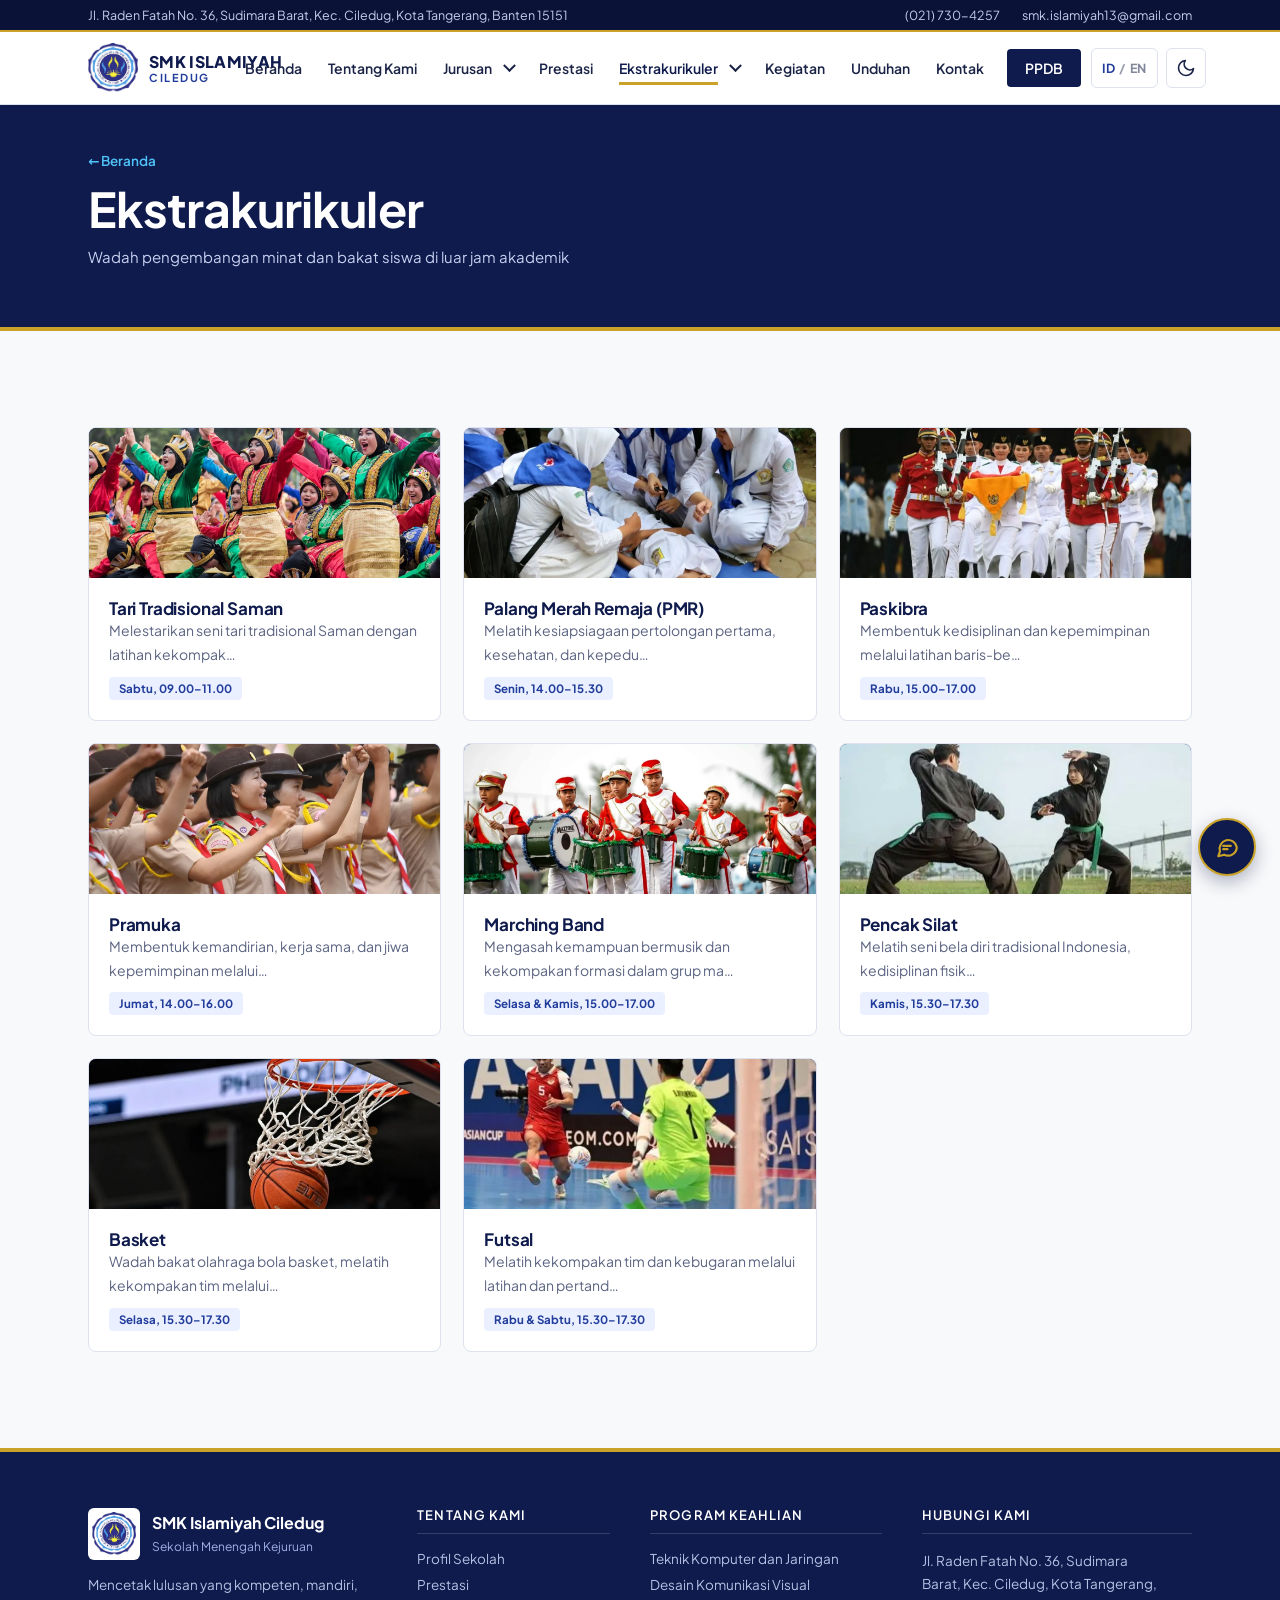
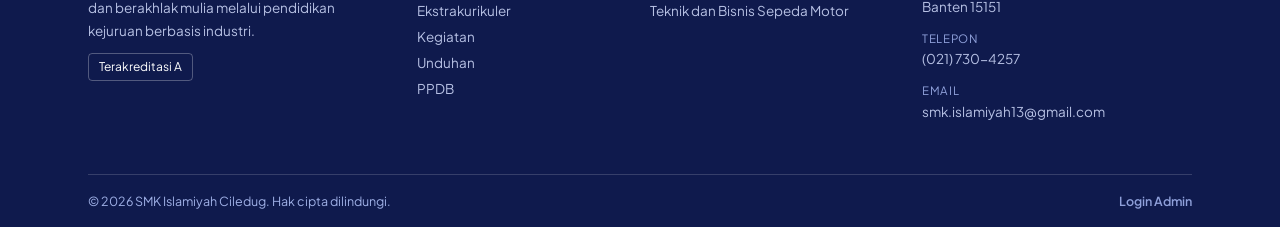
<file: ekskul.html>
<!DOCTYPE html>
<html lang="id">

<head>
  <meta charset="UTF-8">
  <meta name="viewport" content="width=device-width, initial-scale=1, viewport-fit=cover">
  <title>Ekstrakurikuler | SMK Islamiyah Ciledug</title>
  <link rel="icon" type="image/png" href="assets/favicon.png">
    <link rel="stylesheet" href="css/style.css">

  <script>
    /* Urutan ekstensi yang dicoba otomatis untuk setiap gambar di folder assets/.
       Jadi foto boleh .jpg / .jpeg / .png / .webp, tidak perlu ubah kode. */
    const IMG_EXT = ['jpg', 'jpeg', 'png', 'webp'];
    function imgFallback(el) {
      const i = (+el.dataset.i || 0) + 1;
      if (i < IMG_EXT.length) { el.dataset.i = i; el.src = el.dataset.base + '.' + IMG_EXT[i]; }
      else if (el.dataset.alt) { el.dataset.base = el.dataset.alt; el.dataset.alt = ''; el.dataset.i = 0; el.src = el.dataset.base + '.' + IMG_EXT[0]; }   /* cadangan: cari di lokasi lain (mis. logo.png di folder utama) */
      else { el.onerror = null; el.remove(); }   /* semua ekstensi gagal: gambar dibuang, placeholder gradasi tetap tampil */
    }
  </script>
  <script>
    /* Mode terang/gelap: pilihan pengunjung disimpan di browser. Bawaan = terang. */
    try { var _t = localStorage.getItem('smk_theme'); if (_t === 'dark' || _t === 'light') document.documentElement.setAttribute('data-theme', _t); } catch (e) { }
  </script>
  <script src="js/data.js"></script>
</head>

<body data-page="ekskul">
  <header class="site">
    <div class="topbar"><div class="topbar-in">
      <span id="tb-alamat"></span>
      <span class="tb-r"><a id="tb-telp"></a><a id="tb-email"></a></span>
    </div></div>
    <div class="navbar">
      <!-- // GANTI LOGO NAVBAR
           Cukup simpan logo dengan nama  assets/logo.png  (.jpg / .webp juga terbaca otomatis).
           Kalau file ada, logo SVG placeholder otomatis disembunyikan. Kalau tidak ada, placeholder tetap tampil.
           Ukuran logo diatur di CSS pada selector ".brand svg, .brand img" (default 40x40 px). Kalau logonya lebar, ubah width-nya. -->
      <div class="brand" onclick="go('home')">
        <img id="logo-img" src="assets/logo.png" data-base="assets/logo" data-alt="logo" data-i="-1" alt="Logo SMK Islamiyah Ciledug"
          onload="document.getElementById('logo-fallback').style.display='none'" onerror="imgFallback(this)">
        <svg id="logo-fallback" viewBox="0 0 60 60">
          <circle cx="30" cy="30" r="29" fill="#fff" opacity=".12" />
          <circle cx="30" cy="30" r="24" fill="#0F1A4D" />
          <g fill="#FFC72C">
            <circle cx="30" cy="34" r="7" />
            <path d="M30 8c-6 8-6 12 0 18 6-6 6-10 0-18z" />
          </g>
          <g stroke="#4FC3F7" stroke-width="2.4" fill="none" stroke-linecap="round">
            <path d="M18 40c-3-5-3-9 0-14" />
            <path d="M42 40c3-5 3-9 0-14" />
          </g>
        </svg>
        <div class="name"><b id="brand-b">SMK ISLAMIYAH</b><span id="brand-s">CILEDUG</span></div>
      </div>
      <nav class="menu" id="menu">
        <a href="index.html" data-r="home">Beranda</a>
        <a href="profil.html" data-r="profil">Tentang Kami</a>
        <div class="has-dd">
          <a href="jurusan.html" data-r="jurusan">Jurusan</a>
          <button class="dd-toggle" aria-label="Buka submenu Jurusan" aria-expanded="false"></button>
          <div class="dropdown" id="dd-jurusan-list"></div>
        </div>
        <a href="prestasi.html" data-r="prestasi">Prestasi</a>
        <div class="has-dd">
          <a href="ekskul.html" data-r="ekskul">Ekstrakurikuler</a>
          <button class="dd-toggle" aria-label="Buka submenu Ekstrakurikuler" aria-expanded="false"></button>
          <div class="dropdown" id="dd-ekskul-list"></div>
        </div>
        <a href="kegiatan.html" data-r="kegiatan">Kegiatan</a>
        <a href="unduhan.html" data-r="unduhan">Unduhan</a>
        <a href="kontak.html" data-r="kontak">Kontak</a>
        <a href="ppdb.html" data-r="ppdb" class="nav-cta">PPDB</a>
      </nav>
      <div class="nav-tools">
        <button class="theme-toggle" id="theme-toggle" onclick="toggleTheme()" aria-label="Ganti mode terang atau gelap" title="Ganti mode terang atau gelap">
          <svg class="i-moon" viewBox="0 0 24 24" fill="none" stroke="currentColor" stroke-width="2" stroke-linecap="round" stroke-linejoin="round"><path d="M21 12.8A9 9 0 1 1 11.2 3a7 7 0 0 0 9.8 9.8z" /></svg>
          <svg class="i-sun" viewBox="0 0 24 24" fill="none" stroke="currentColor" stroke-width="2" stroke-linecap="round" stroke-linejoin="round"><circle cx="12" cy="12" r="4" /><path d="M12 2v2M12 20v2M4.9 4.9l1.4 1.4M17.7 17.7l1.4 1.4M2 12h2M20 12h2M4.9 19.1l1.4-1.4M17.7 6.3l1.4-1.4" /></svg>
        </button>
      <button class="burger"
        onclick="document.getElementById('menu').classList.toggle('open')"><span></span><span></span><span></span></button>
      </div>
    </div>
  </header>

  <main id="app"><div class="skel" aria-hidden="true"><div class="sk-band"></div><div class="sk-wrap"><i class="sk-l w40"></i><i class="sk-l w90"></i><i class="sk-l w70"></i><div class="sk-cards"><i></i><i></i><i></i></div></div></div></main>

  <footer class="site-footer">
    <div class="wrap">
      <div class="ft-grid">
        <div class="ft-id">
          <div class="ft-brand">
            <img id="ft-logo" src="assets/logo.png" alt="Logo" onerror="this.style.display='none'">
            <div><b id="ft-nama">SMK Islamiyah Ciledug</b><span>Sekolah Menengah Kejuruan</span></div>
          </div>
          <p>Mencetak lulusan yang kompeten, mandiri, dan berakhlak mulia melalui pendidikan kejuruan berbasis industri.</p>
          <p class="ft-meta"><span id="ft-akr"></span><span id="ft-npsn"></span></p>
        </div>
        <div>
          <h4>Tentang Kami</h4>
          <a href="profil.html">Profil Sekolah</a>
          <a href="prestasi.html">Prestasi</a>
          <a href="ekskul.html">Ekstrakurikuler</a>
          <a href="kegiatan.html">Kegiatan</a>
          <a href="unduhan.html">Unduhan</a>
          <a href="ppdb.html">PPDB</a>
        </div>
        <div>
          <h4>Program Keahlian</h4>
          <div id="ft-jur"></div>
        </div>
        <div>
          <h4>Hubungi Kami</h4>
          <p id="ft-alamat"></p>
          <p><span class="ft-k">Telepon</span><span id="ft-telp"></span></p>
          <p><span class="ft-k">Email</span><span id="ft-email"></span></p>
          <p id="ft-jam-w" hidden><span class="ft-k">Jam layanan</span><span id="ft-jam"></span></p>
        </div>
      </div>
      <div class="ft-bottom"><span id="ft-copy"></span>
        <!-- LOGIN ADMIN: langsung ke panel admin. Kalau belum masuk, admin.html menampilkan layar kata sandi. -->
        <a class="admin-login" href="admin.html" rel="nofollow">Login Admin</a></div>
    </div>
  </footer>

  <script src="js/app.js"></script>
  <script src="js/chatbot.js"></script>
  <script src="js/lang.js"></script>
</body>

</html>
</file>
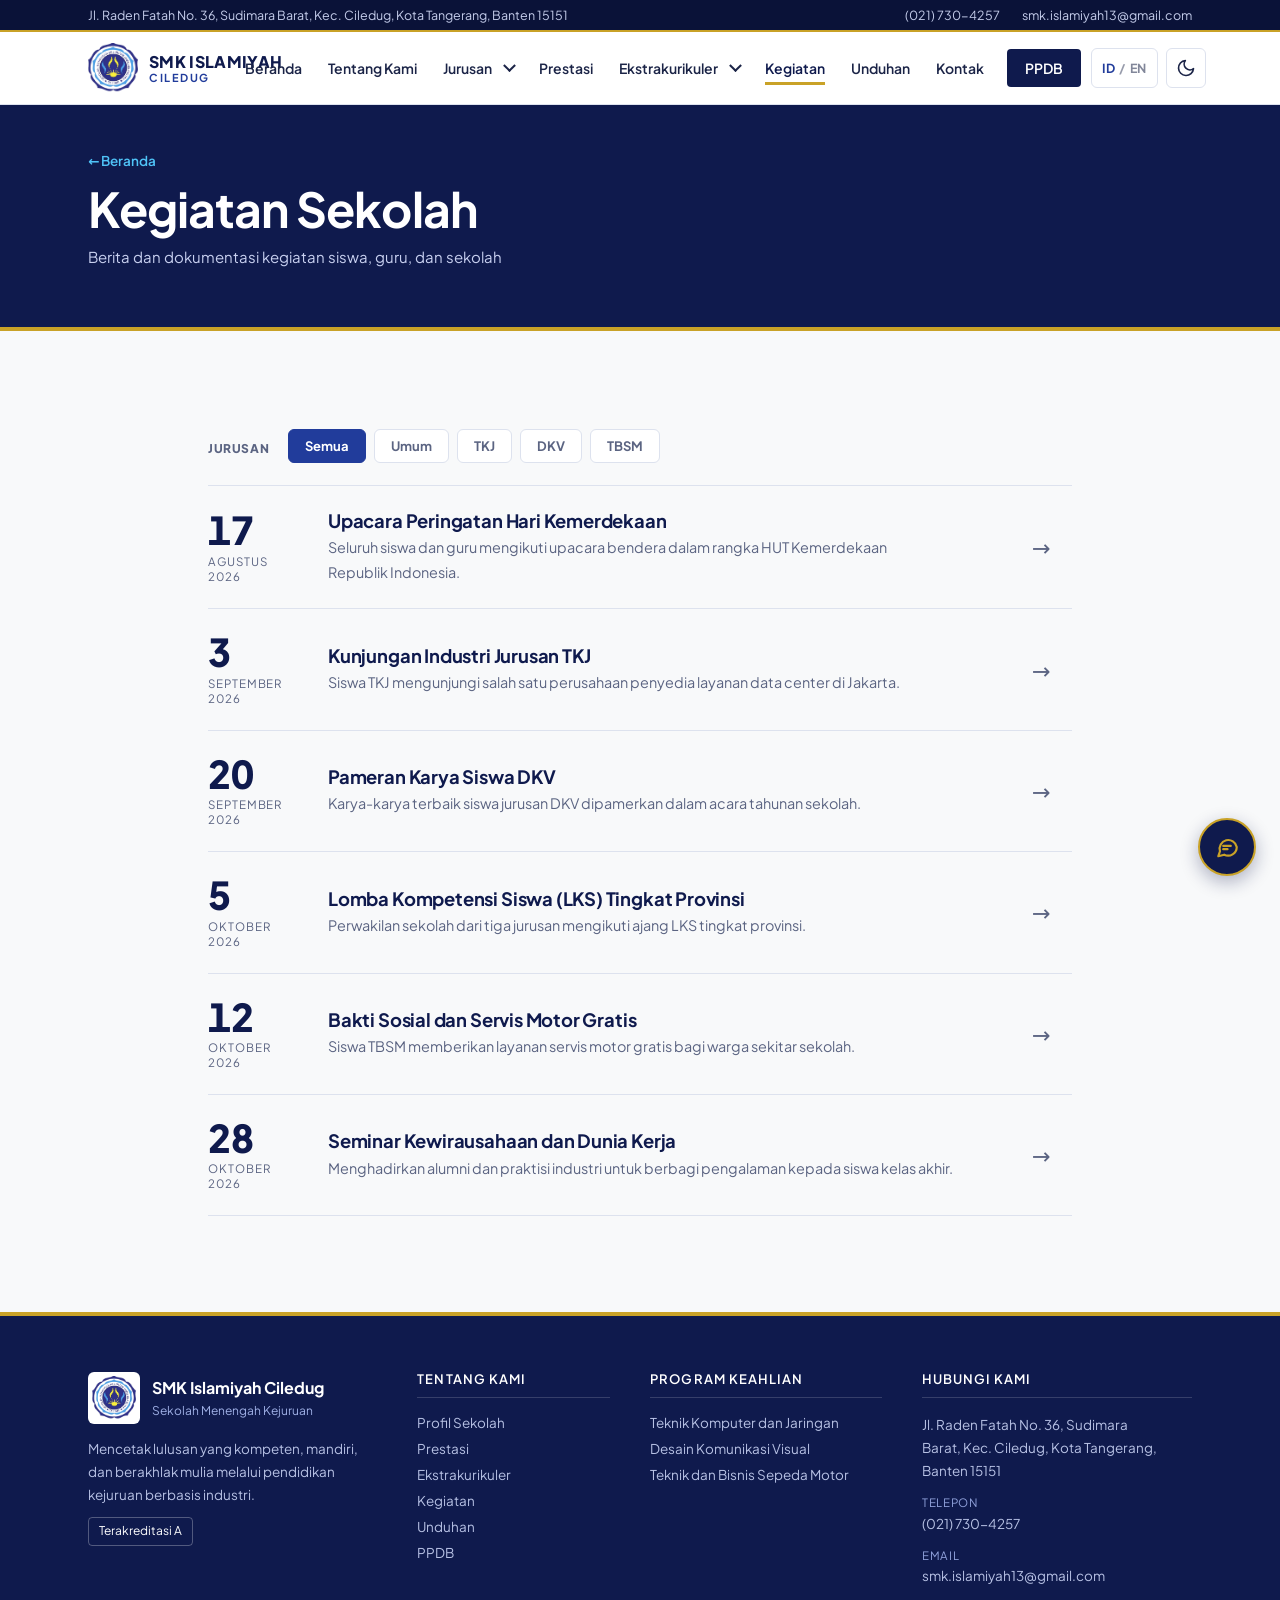
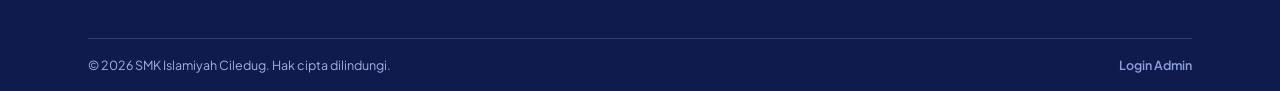
<file: kegiatan.html>
<!DOCTYPE html>
<html lang="id">

<head>
  <meta charset="UTF-8">
  <meta name="viewport" content="width=device-width, initial-scale=1, viewport-fit=cover">
  <title>Kegiatan | SMK Islamiyah Ciledug</title>
  <link rel="icon" type="image/png" href="assets/favicon.png">
    <link rel="stylesheet" href="css/style.css">

  <script>
    /* Urutan ekstensi yang dicoba otomatis untuk setiap gambar di folder assets/.
       Jadi foto boleh .jpg / .jpeg / .png / .webp, tidak perlu ubah kode. */
    const IMG_EXT = ['jpg', 'jpeg', 'png', 'webp'];
    function imgFallback(el) {
      const i = (+el.dataset.i || 0) + 1;
      if (i < IMG_EXT.length) { el.dataset.i = i; el.src = el.dataset.base + '.' + IMG_EXT[i]; }
      else if (el.dataset.alt) { el.dataset.base = el.dataset.alt; el.dataset.alt = ''; el.dataset.i = 0; el.src = el.dataset.base + '.' + IMG_EXT[0]; }   /* cadangan: cari di lokasi lain (mis. logo.png di folder utama) */
      else { el.onerror = null; el.remove(); }   /* semua ekstensi gagal: gambar dibuang, placeholder gradasi tetap tampil */
    }
  </script>
  <script>
    /* Mode terang/gelap: pilihan pengunjung disimpan di browser. Bawaan = terang. */
    try { var _t = localStorage.getItem('smk_theme'); if (_t === 'dark' || _t === 'light') document.documentElement.setAttribute('data-theme', _t); } catch (e) { }
  </script>
  <script src="js/data.js"></script>
</head>

<body data-page="kegiatan">
  <header class="site">
    <div class="topbar"><div class="topbar-in">
      <span id="tb-alamat"></span>
      <span class="tb-r"><a id="tb-telp"></a><a id="tb-email"></a></span>
    </div></div>
    <div class="navbar">
      <!-- // GANTI LOGO NAVBAR
           Cukup simpan logo dengan nama  assets/logo.png  (.jpg / .webp juga terbaca otomatis).
           Kalau file ada, logo SVG placeholder otomatis disembunyikan. Kalau tidak ada, placeholder tetap tampil.
           Ukuran logo diatur di CSS pada selector ".brand svg, .brand img" (default 40x40 px). Kalau logonya lebar, ubah width-nya. -->
      <div class="brand" onclick="go('home')">
        <img id="logo-img" src="assets/logo.png" data-base="assets/logo" data-alt="logo" data-i="-1" alt="Logo SMK Islamiyah Ciledug"
          onload="document.getElementById('logo-fallback').style.display='none'" onerror="imgFallback(this)">
        <svg id="logo-fallback" viewBox="0 0 60 60">
          <circle cx="30" cy="30" r="29" fill="#fff" opacity=".12" />
          <circle cx="30" cy="30" r="24" fill="#0F1A4D" />
          <g fill="#FFC72C">
            <circle cx="30" cy="34" r="7" />
            <path d="M30 8c-6 8-6 12 0 18 6-6 6-10 0-18z" />
          </g>
          <g stroke="#4FC3F7" stroke-width="2.4" fill="none" stroke-linecap="round">
            <path d="M18 40c-3-5-3-9 0-14" />
            <path d="M42 40c3-5 3-9 0-14" />
          </g>
        </svg>
        <div class="name"><b id="brand-b">SMK ISLAMIYAH</b><span id="brand-s">CILEDUG</span></div>
      </div>
      <nav class="menu" id="menu">
        <a href="index.html" data-r="home">Beranda</a>
        <a href="profil.html" data-r="profil">Tentang Kami</a>
        <div class="has-dd">
          <a href="jurusan.html" data-r="jurusan">Jurusan</a>
          <button class="dd-toggle" aria-label="Buka submenu Jurusan" aria-expanded="false"></button>
          <div class="dropdown" id="dd-jurusan-list"></div>
        </div>
        <a href="prestasi.html" data-r="prestasi">Prestasi</a>
        <div class="has-dd">
          <a href="ekskul.html" data-r="ekskul">Ekstrakurikuler</a>
          <button class="dd-toggle" aria-label="Buka submenu Ekstrakurikuler" aria-expanded="false"></button>
          <div class="dropdown" id="dd-ekskul-list"></div>
        </div>
        <a href="kegiatan.html" data-r="kegiatan">Kegiatan</a>
        <a href="unduhan.html" data-r="unduhan">Unduhan</a>
        <a href="kontak.html" data-r="kontak">Kontak</a>
        <a href="ppdb.html" data-r="ppdb" class="nav-cta">PPDB</a>
      </nav>
      <div class="nav-tools">
        <button class="theme-toggle" id="theme-toggle" onclick="toggleTheme()" aria-label="Ganti mode terang atau gelap" title="Ganti mode terang atau gelap">
          <svg class="i-moon" viewBox="0 0 24 24" fill="none" stroke="currentColor" stroke-width="2" stroke-linecap="round" stroke-linejoin="round"><path d="M21 12.8A9 9 0 1 1 11.2 3a7 7 0 0 0 9.8 9.8z" /></svg>
          <svg class="i-sun" viewBox="0 0 24 24" fill="none" stroke="currentColor" stroke-width="2" stroke-linecap="round" stroke-linejoin="round"><circle cx="12" cy="12" r="4" /><path d="M12 2v2M12 20v2M4.9 4.9l1.4 1.4M17.7 17.7l1.4 1.4M2 12h2M20 12h2M4.9 19.1l1.4-1.4M17.7 6.3l1.4-1.4" /></svg>
        </button>
      <button class="burger"
        onclick="document.getElementById('menu').classList.toggle('open')"><span></span><span></span><span></span></button>
      </div>
    </div>
  </header>

  <main id="app"><div class="skel" aria-hidden="true"><div class="sk-band"></div><div class="sk-wrap"><i class="sk-l w40"></i><i class="sk-l w90"></i><i class="sk-l w70"></i><div class="sk-cards"><i></i><i></i><i></i></div></div></div></main>

  <footer class="site-footer">
    <div class="wrap">
      <div class="ft-grid">
        <div class="ft-id">
          <div class="ft-brand">
            <img id="ft-logo" src="assets/logo.png" alt="Logo" onerror="this.style.display='none'">
            <div><b id="ft-nama">SMK Islamiyah Ciledug</b><span>Sekolah Menengah Kejuruan</span></div>
          </div>
          <p>Mencetak lulusan yang kompeten, mandiri, dan berakhlak mulia melalui pendidikan kejuruan berbasis industri.</p>
          <p class="ft-meta"><span id="ft-akr"></span><span id="ft-npsn"></span></p>
        </div>
        <div>
          <h4>Tentang Kami</h4>
          <a href="profil.html">Profil Sekolah</a>
          <a href="prestasi.html">Prestasi</a>
          <a href="ekskul.html">Ekstrakurikuler</a>
          <a href="kegiatan.html">Kegiatan</a>
          <a href="unduhan.html">Unduhan</a>
          <a href="ppdb.html">PPDB</a>
        </div>
        <div>
          <h4>Program Keahlian</h4>
          <div id="ft-jur"></div>
        </div>
        <div>
          <h4>Hubungi Kami</h4>
          <p id="ft-alamat"></p>
          <p><span class="ft-k">Telepon</span><span id="ft-telp"></span></p>
          <p><span class="ft-k">Email</span><span id="ft-email"></span></p>
          <p id="ft-jam-w" hidden><span class="ft-k">Jam layanan</span><span id="ft-jam"></span></p>
        </div>
      </div>
      <div class="ft-bottom"><span id="ft-copy"></span>
        <!-- LOGIN ADMIN: langsung ke panel admin. Kalau belum masuk, admin.html menampilkan layar kata sandi. -->
        <a class="admin-login" href="admin.html" rel="nofollow">Login Admin</a></div>
    </div>
  </footer>

  <script src="js/app.js"></script>
  <script src="js/chatbot.js"></script>
  <script src="js/lang.js"></script>
</body>

</html>
</file>
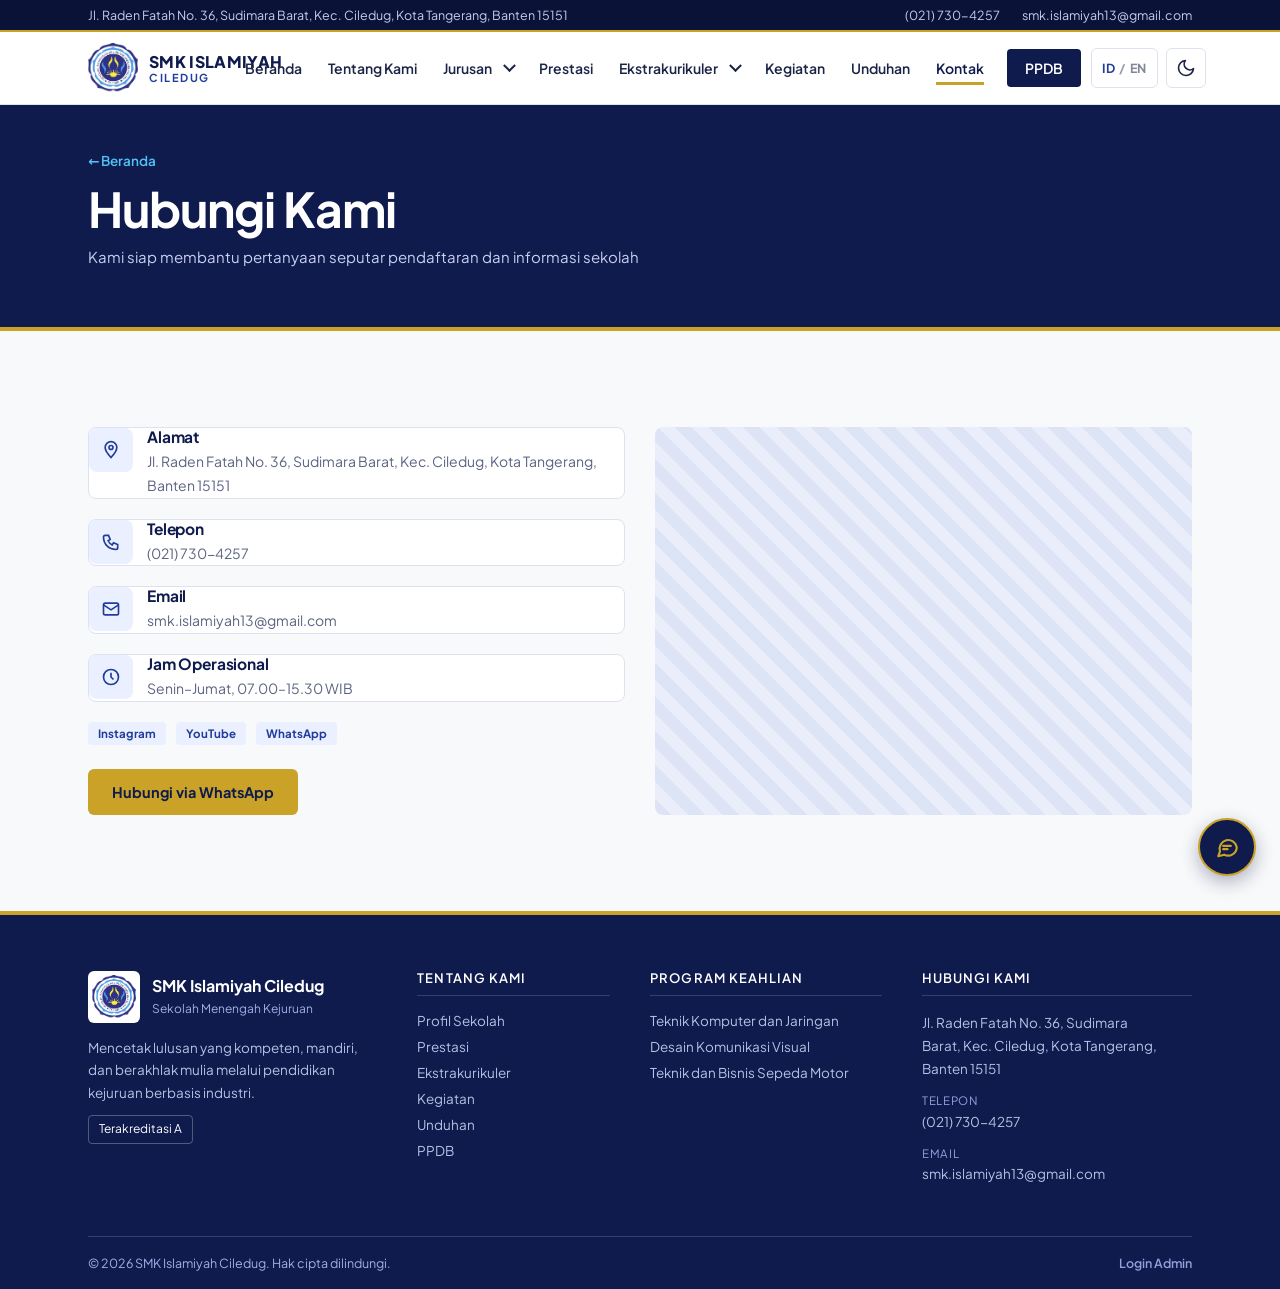
<file: kontak.html>
<!DOCTYPE html>
<html lang="id">

<head>
  <meta charset="UTF-8">
  <meta name="viewport" content="width=device-width, initial-scale=1, viewport-fit=cover">
  <title>Kontak | SMK Islamiyah Ciledug</title>
  <link rel="icon" type="image/png" href="assets/favicon.png">
    <link rel="stylesheet" href="css/style.css">

  <script>
    /* Urutan ekstensi yang dicoba otomatis untuk setiap gambar di folder assets/.
       Jadi foto boleh .jpg / .jpeg / .png / .webp, tidak perlu ubah kode. */
    const IMG_EXT = ['jpg', 'jpeg', 'png', 'webp'];
    function imgFallback(el) {
      const i = (+el.dataset.i || 0) + 1;
      if (i < IMG_EXT.length) { el.dataset.i = i; el.src = el.dataset.base + '.' + IMG_EXT[i]; }
      else if (el.dataset.alt) { el.dataset.base = el.dataset.alt; el.dataset.alt = ''; el.dataset.i = 0; el.src = el.dataset.base + '.' + IMG_EXT[0]; }   /* cadangan: cari di lokasi lain (mis. logo.png di folder utama) */
      else { el.onerror = null; el.remove(); }   /* semua ekstensi gagal: gambar dibuang, placeholder gradasi tetap tampil */
    }
  </script>
  <script>
    /* Mode terang/gelap: pilihan pengunjung disimpan di browser. Bawaan = terang. */
    try { var _t = localStorage.getItem('smk_theme'); if (_t === 'dark' || _t === 'light') document.documentElement.setAttribute('data-theme', _t); } catch (e) { }
  </script>
  <script src="js/data.js"></script>
</head>

<body data-page="kontak">
  <header class="site">
    <div class="topbar"><div class="topbar-in">
      <span id="tb-alamat"></span>
      <span class="tb-r"><a id="tb-telp"></a><a id="tb-email"></a></span>
    </div></div>
    <div class="navbar">
      <!-- // GANTI LOGO NAVBAR
           Cukup simpan logo dengan nama  assets/logo.png  (.jpg / .webp juga terbaca otomatis).
           Kalau file ada, logo SVG placeholder otomatis disembunyikan. Kalau tidak ada, placeholder tetap tampil.
           Ukuran logo diatur di CSS pada selector ".brand svg, .brand img" (default 40x40 px). Kalau logonya lebar, ubah width-nya. -->
      <div class="brand" onclick="go('home')">
        <img id="logo-img" src="assets/logo.png" data-base="assets/logo" data-alt="logo" data-i="-1" alt="Logo SMK Islamiyah Ciledug"
          onload="document.getElementById('logo-fallback').style.display='none'" onerror="imgFallback(this)">
        <svg id="logo-fallback" viewBox="0 0 60 60">
          <circle cx="30" cy="30" r="29" fill="#fff" opacity=".12" />
          <circle cx="30" cy="30" r="24" fill="#0F1A4D" />
          <g fill="#FFC72C">
            <circle cx="30" cy="34" r="7" />
            <path d="M30 8c-6 8-6 12 0 18 6-6 6-10 0-18z" />
          </g>
          <g stroke="#4FC3F7" stroke-width="2.4" fill="none" stroke-linecap="round">
            <path d="M18 40c-3-5-3-9 0-14" />
            <path d="M42 40c3-5 3-9 0-14" />
          </g>
        </svg>
        <div class="name"><b id="brand-b">SMK ISLAMIYAH</b><span id="brand-s">CILEDUG</span></div>
      </div>
      <nav class="menu" id="menu">
        <a href="index.html" data-r="home">Beranda</a>
        <a href="profil.html" data-r="profil">Tentang Kami</a>
        <div class="has-dd">
          <a href="jurusan.html" data-r="jurusan">Jurusan</a>
          <button class="dd-toggle" aria-label="Buka submenu Jurusan" aria-expanded="false"></button>
          <div class="dropdown" id="dd-jurusan-list"></div>
        </div>
        <a href="prestasi.html" data-r="prestasi">Prestasi</a>
        <div class="has-dd">
          <a href="ekskul.html" data-r="ekskul">Ekstrakurikuler</a>
          <button class="dd-toggle" aria-label="Buka submenu Ekstrakurikuler" aria-expanded="false"></button>
          <div class="dropdown" id="dd-ekskul-list"></div>
        </div>
        <a href="kegiatan.html" data-r="kegiatan">Kegiatan</a>
        <a href="unduhan.html" data-r="unduhan">Unduhan</a>
        <a href="kontak.html" data-r="kontak">Kontak</a>
        <a href="ppdb.html" data-r="ppdb" class="nav-cta">PPDB</a>
      </nav>
      <div class="nav-tools">
        <button class="theme-toggle" id="theme-toggle" onclick="toggleTheme()" aria-label="Ganti mode terang atau gelap" title="Ganti mode terang atau gelap">
          <svg class="i-moon" viewBox="0 0 24 24" fill="none" stroke="currentColor" stroke-width="2" stroke-linecap="round" stroke-linejoin="round"><path d="M21 12.8A9 9 0 1 1 11.2 3a7 7 0 0 0 9.8 9.8z" /></svg>
          <svg class="i-sun" viewBox="0 0 24 24" fill="none" stroke="currentColor" stroke-width="2" stroke-linecap="round" stroke-linejoin="round"><circle cx="12" cy="12" r="4" /><path d="M12 2v2M12 20v2M4.9 4.9l1.4 1.4M17.7 17.7l1.4 1.4M2 12h2M20 12h2M4.9 19.1l1.4-1.4M17.7 6.3l1.4-1.4" /></svg>
        </button>
      <button class="burger"
        onclick="document.getElementById('menu').classList.toggle('open')"><span></span><span></span><span></span></button>
      </div>
    </div>
  </header>

  <main id="app"><div class="skel" aria-hidden="true"><div class="sk-band"></div><div class="sk-wrap"><i class="sk-l w40"></i><i class="sk-l w90"></i><i class="sk-l w70"></i><div class="sk-cards"><i></i><i></i><i></i></div></div></div></main>

  <footer class="site-footer">
    <div class="wrap">
      <div class="ft-grid">
        <div class="ft-id">
          <div class="ft-brand">
            <img id="ft-logo" src="assets/logo.png" alt="Logo" onerror="this.style.display='none'">
            <div><b id="ft-nama">SMK Islamiyah Ciledug</b><span>Sekolah Menengah Kejuruan</span></div>
          </div>
          <p>Mencetak lulusan yang kompeten, mandiri, dan berakhlak mulia melalui pendidikan kejuruan berbasis industri.</p>
          <p class="ft-meta"><span id="ft-akr"></span><span id="ft-npsn"></span></p>
        </div>
        <div>
          <h4>Tentang Kami</h4>
          <a href="profil.html">Profil Sekolah</a>
          <a href="prestasi.html">Prestasi</a>
          <a href="ekskul.html">Ekstrakurikuler</a>
          <a href="kegiatan.html">Kegiatan</a>
          <a href="unduhan.html">Unduhan</a>
          <a href="ppdb.html">PPDB</a>
        </div>
        <div>
          <h4>Program Keahlian</h4>
          <div id="ft-jur"></div>
        </div>
        <div>
          <h4>Hubungi Kami</h4>
          <p id="ft-alamat"></p>
          <p><span class="ft-k">Telepon</span><span id="ft-telp"></span></p>
          <p><span class="ft-k">Email</span><span id="ft-email"></span></p>
          <p id="ft-jam-w" hidden><span class="ft-k">Jam layanan</span><span id="ft-jam"></span></p>
        </div>
      </div>
      <div class="ft-bottom"><span id="ft-copy"></span>
        <!-- LOGIN ADMIN: langsung ke panel admin. Kalau belum masuk, admin.html menampilkan layar kata sandi. -->
        <a class="admin-login" href="admin.html" rel="nofollow">Login Admin</a></div>
    </div>
  </footer>

  <script src="js/app.js"></script>
  <script src="js/chatbot.js"></script>
  <script src="js/lang.js"></script>
</body>

</html>
</file>
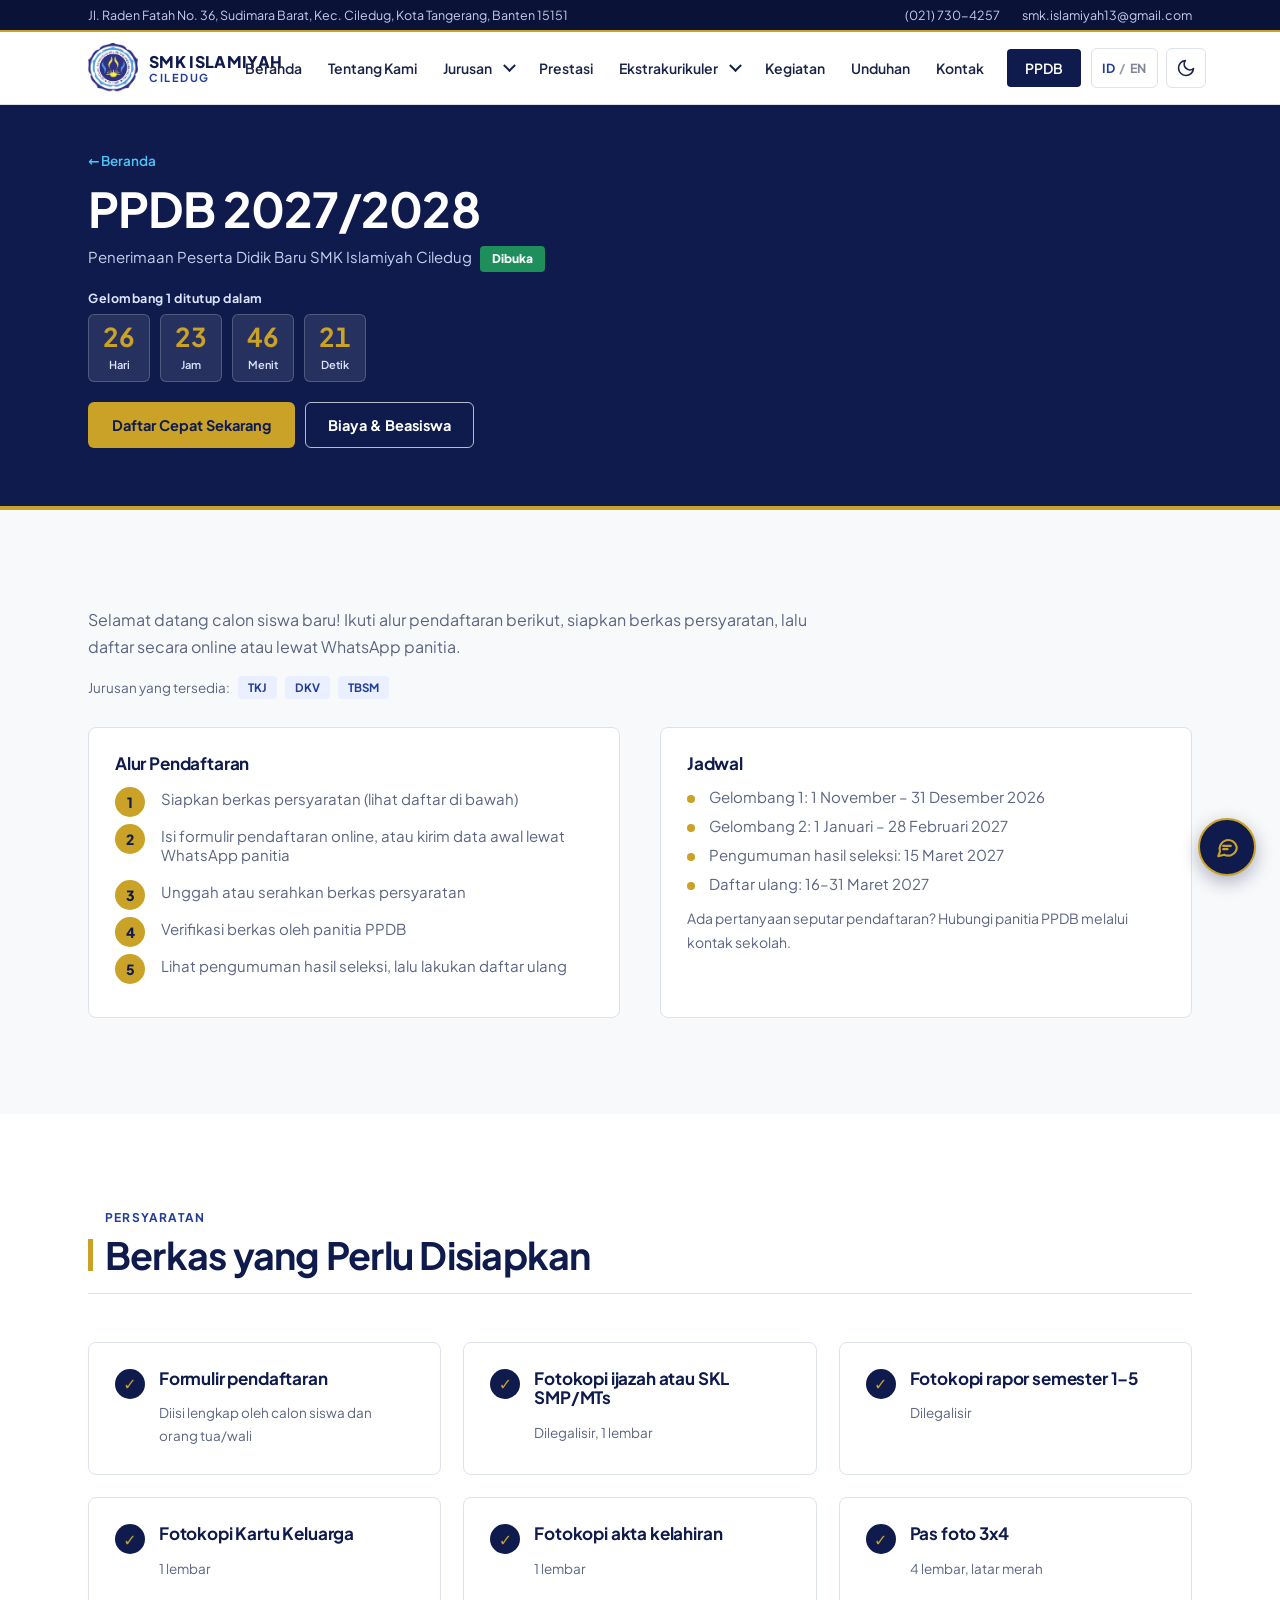
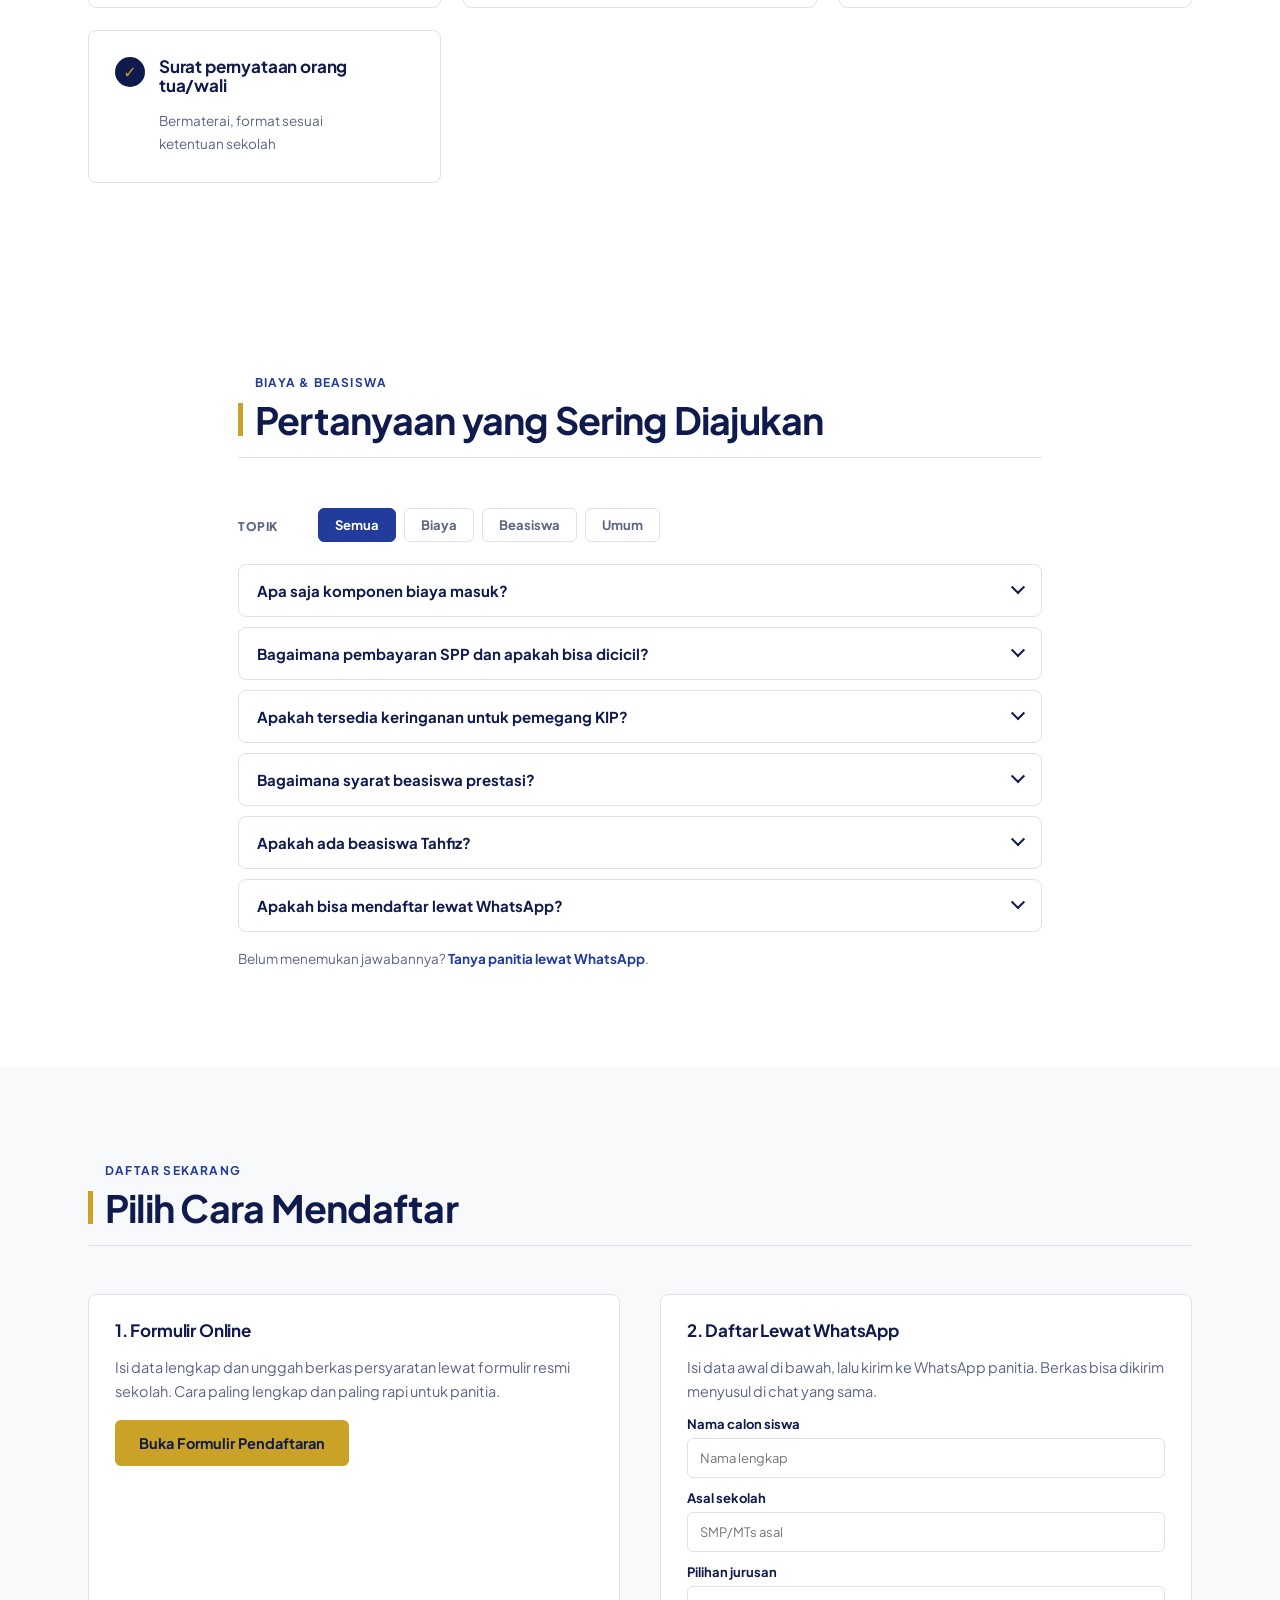
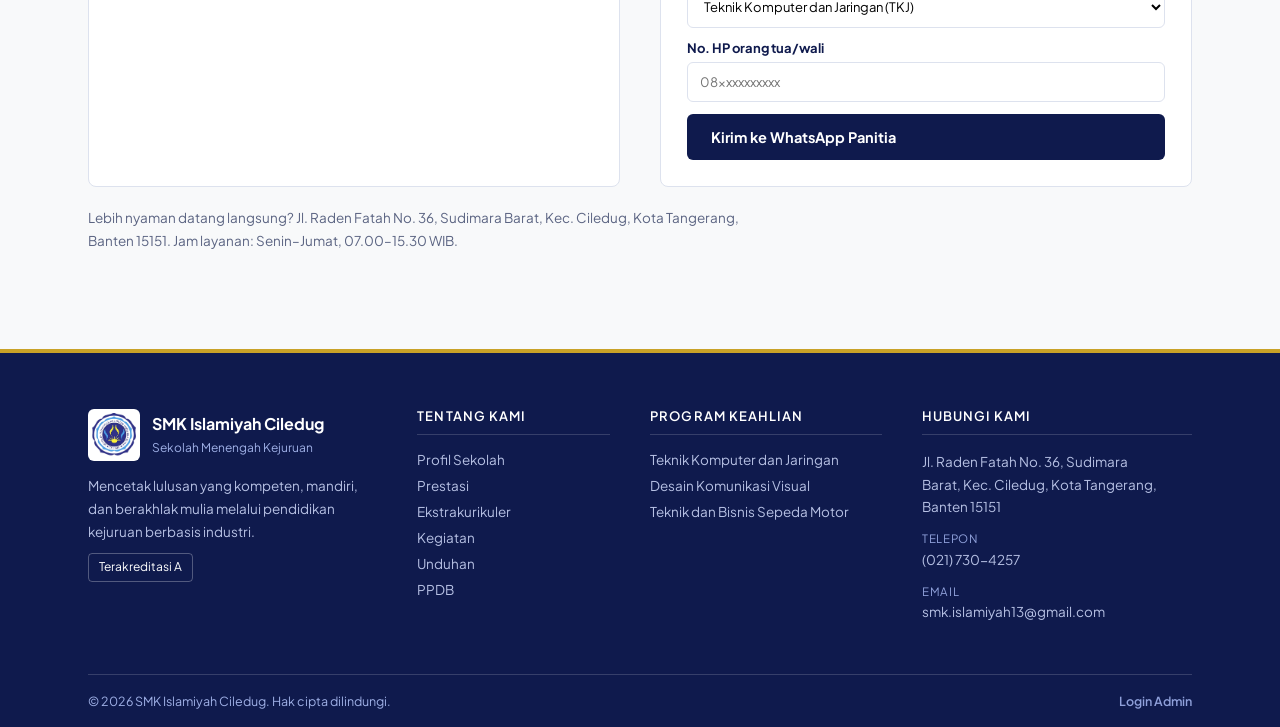
<file: ppdb.html>
<!DOCTYPE html>
<html lang="id">

<head>
  <meta charset="UTF-8">
  <meta name="viewport" content="width=device-width, initial-scale=1, viewport-fit=cover">
  <title>PPDB | SMK Islamiyah Ciledug</title>
  <link rel="icon" type="image/png" href="assets/favicon.png">
    <link rel="stylesheet" href="css/style.css">

  <script>
    /* Urutan ekstensi yang dicoba otomatis untuk setiap gambar di folder assets/.
       Jadi foto boleh .jpg / .jpeg / .png / .webp, tidak perlu ubah kode. */
    const IMG_EXT = ['jpg', 'jpeg', 'png', 'webp'];
    function imgFallback(el) {
      const i = (+el.dataset.i || 0) + 1;
      if (i < IMG_EXT.length) { el.dataset.i = i; el.src = el.dataset.base + '.' + IMG_EXT[i]; }
      else if (el.dataset.alt) { el.dataset.base = el.dataset.alt; el.dataset.alt = ''; el.dataset.i = 0; el.src = el.dataset.base + '.' + IMG_EXT[0]; }   /* cadangan: cari di lokasi lain (mis. logo.png di folder utama) */
      else { el.onerror = null; el.remove(); }   /* semua ekstensi gagal: gambar dibuang, placeholder gradasi tetap tampil */
    }
  </script>
  <script>
    /* Mode terang/gelap: pilihan pengunjung disimpan di browser. Bawaan = terang. */
    try { var _t = localStorage.getItem('smk_theme'); if (_t === 'dark' || _t === 'light') document.documentElement.setAttribute('data-theme', _t); } catch (e) { }
  </script>
  <script src="js/data.js"></script>
</head>

<body data-page="ppdb">
  <header class="site">
    <div class="topbar"><div class="topbar-in">
      <span id="tb-alamat"></span>
      <span class="tb-r"><a id="tb-telp"></a><a id="tb-email"></a></span>
    </div></div>
    <div class="navbar">
      <!-- // GANTI LOGO NAVBAR
           Cukup simpan logo dengan nama  assets/logo.png  (.jpg / .webp juga terbaca otomatis).
           Kalau file ada, logo SVG placeholder otomatis disembunyikan. Kalau tidak ada, placeholder tetap tampil.
           Ukuran logo diatur di CSS pada selector ".brand svg, .brand img" (default 40x40 px). Kalau logonya lebar, ubah width-nya. -->
      <div class="brand" onclick="go('home')">
        <img id="logo-img" src="assets/logo.png" data-base="assets/logo" data-alt="logo" data-i="-1" alt="Logo SMK Islamiyah Ciledug"
          onload="document.getElementById('logo-fallback').style.display='none'" onerror="imgFallback(this)">
        <svg id="logo-fallback" viewBox="0 0 60 60">
          <circle cx="30" cy="30" r="29" fill="#fff" opacity=".12" />
          <circle cx="30" cy="30" r="24" fill="#0F1A4D" />
          <g fill="#FFC72C">
            <circle cx="30" cy="34" r="7" />
            <path d="M30 8c-6 8-6 12 0 18 6-6 6-10 0-18z" />
          </g>
          <g stroke="#4FC3F7" stroke-width="2.4" fill="none" stroke-linecap="round">
            <path d="M18 40c-3-5-3-9 0-14" />
            <path d="M42 40c3-5 3-9 0-14" />
          </g>
        </svg>
        <div class="name"><b id="brand-b">SMK ISLAMIYAH</b><span id="brand-s">CILEDUG</span></div>
      </div>
      <nav class="menu" id="menu">
        <a href="index.html" data-r="home">Beranda</a>
        <a href="profil.html" data-r="profil">Tentang Kami</a>
        <div class="has-dd">
          <a href="jurusan.html" data-r="jurusan">Jurusan</a>
          <button class="dd-toggle" aria-label="Buka submenu Jurusan" aria-expanded="false"></button>
          <div class="dropdown" id="dd-jurusan-list"></div>
        </div>
        <a href="prestasi.html" data-r="prestasi">Prestasi</a>
        <div class="has-dd">
          <a href="ekskul.html" data-r="ekskul">Ekstrakurikuler</a>
          <button class="dd-toggle" aria-label="Buka submenu Ekstrakurikuler" aria-expanded="false"></button>
          <div class="dropdown" id="dd-ekskul-list"></div>
        </div>
        <a href="kegiatan.html" data-r="kegiatan">Kegiatan</a>
        <a href="unduhan.html" data-r="unduhan">Unduhan</a>
        <a href="kontak.html" data-r="kontak">Kontak</a>
        <a href="ppdb.html" data-r="ppdb" class="nav-cta">PPDB</a>
      </nav>
      <div class="nav-tools">
        <button class="theme-toggle" id="theme-toggle" onclick="toggleTheme()" aria-label="Ganti mode terang atau gelap" title="Ganti mode terang atau gelap">
          <svg class="i-moon" viewBox="0 0 24 24" fill="none" stroke="currentColor" stroke-width="2" stroke-linecap="round" stroke-linejoin="round"><path d="M21 12.8A9 9 0 1 1 11.2 3a7 7 0 0 0 9.8 9.8z" /></svg>
          <svg class="i-sun" viewBox="0 0 24 24" fill="none" stroke="currentColor" stroke-width="2" stroke-linecap="round" stroke-linejoin="round"><circle cx="12" cy="12" r="4" /><path d="M12 2v2M12 20v2M4.9 4.9l1.4 1.4M17.7 17.7l1.4 1.4M2 12h2M20 12h2M4.9 19.1l1.4-1.4M17.7 6.3l1.4-1.4" /></svg>
        </button>
      <button class="burger"
        onclick="document.getElementById('menu').classList.toggle('open')"><span></span><span></span><span></span></button>
      </div>
    </div>
  </header>

  <main id="app"><div class="skel" aria-hidden="true"><div class="sk-band"></div><div class="sk-wrap"><i class="sk-l w40"></i><i class="sk-l w90"></i><i class="sk-l w70"></i><div class="sk-cards"><i></i><i></i><i></i></div></div></div></main>

  <footer class="site-footer">
    <div class="wrap">
      <div class="ft-grid">
        <div class="ft-id">
          <div class="ft-brand">
            <img id="ft-logo" src="assets/logo.png" alt="Logo" onerror="this.style.display='none'">
            <div><b id="ft-nama">SMK Islamiyah Ciledug</b><span>Sekolah Menengah Kejuruan</span></div>
          </div>
          <p>Mencetak lulusan yang kompeten, mandiri, dan berakhlak mulia melalui pendidikan kejuruan berbasis industri.</p>
          <p class="ft-meta"><span id="ft-akr"></span><span id="ft-npsn"></span></p>
        </div>
        <div>
          <h4>Tentang Kami</h4>
          <a href="profil.html">Profil Sekolah</a>
          <a href="prestasi.html">Prestasi</a>
          <a href="ekskul.html">Ekstrakurikuler</a>
          <a href="kegiatan.html">Kegiatan</a>
          <a href="unduhan.html">Unduhan</a>
          <a href="ppdb.html">PPDB</a>
        </div>
        <div>
          <h4>Program Keahlian</h4>
          <div id="ft-jur"></div>
        </div>
        <div>
          <h4>Hubungi Kami</h4>
          <p id="ft-alamat"></p>
          <p><span class="ft-k">Telepon</span><span id="ft-telp"></span></p>
          <p><span class="ft-k">Email</span><span id="ft-email"></span></p>
          <p id="ft-jam-w" hidden><span class="ft-k">Jam layanan</span><span id="ft-jam"></span></p>
        </div>
      </div>
      <div class="ft-bottom"><span id="ft-copy"></span>
        <!-- LOGIN ADMIN: langsung ke panel admin. Kalau belum masuk, admin.html menampilkan layar kata sandi. -->
        <a class="admin-login" href="admin.html" rel="nofollow">Login Admin</a></div>
    </div>
  </footer>

  <script src="js/app.js"></script>
  <script src="js/chatbot.js"></script>
  <script src="js/lang.js"></script>
</body>

</html>
</file>
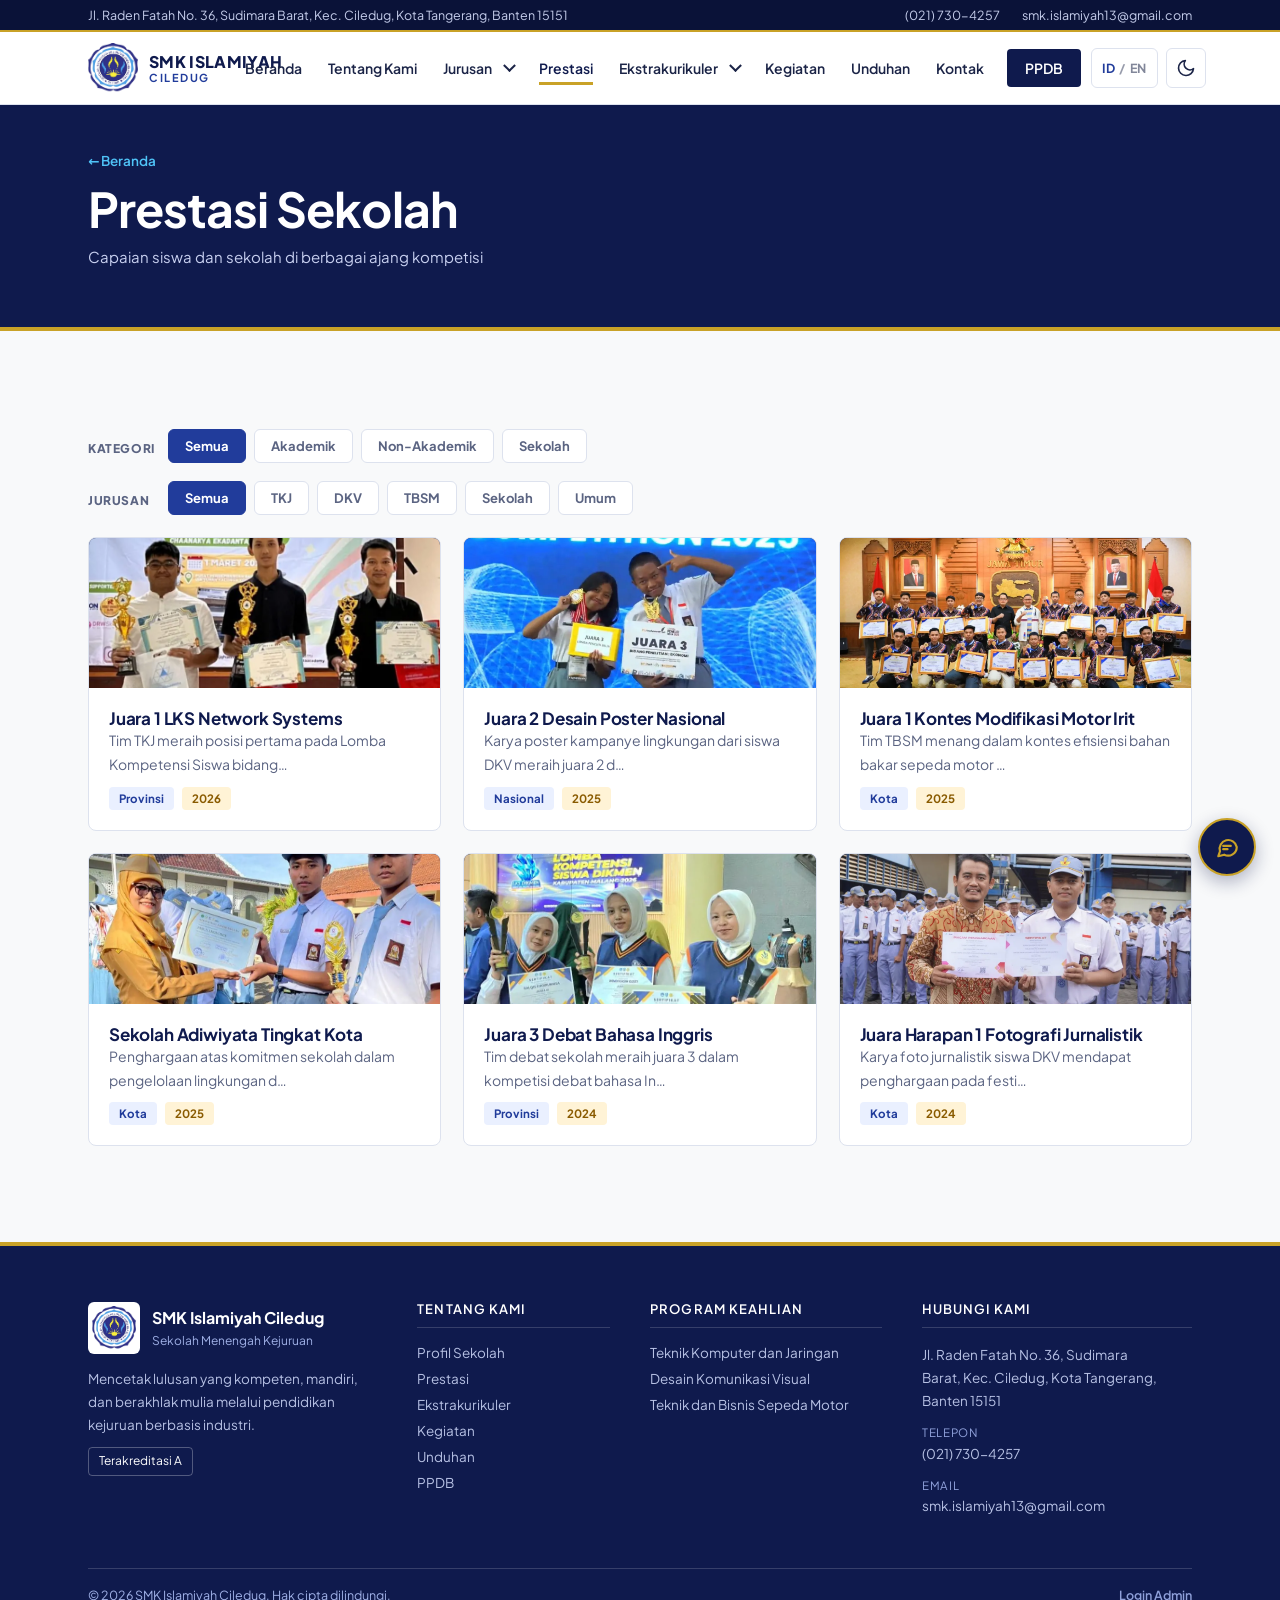
<file: prestasi.html>
<!DOCTYPE html>
<html lang="id">

<head>
  <meta charset="UTF-8">
  <meta name="viewport" content="width=device-width, initial-scale=1, viewport-fit=cover">
  <title>Prestasi | SMK Islamiyah Ciledug</title>
  <link rel="icon" type="image/png" href="assets/favicon.png">
    <link rel="stylesheet" href="css/style.css">

  <script>
    /* Urutan ekstensi yang dicoba otomatis untuk setiap gambar di folder assets/.
       Jadi foto boleh .jpg / .jpeg / .png / .webp, tidak perlu ubah kode. */
    const IMG_EXT = ['jpg', 'jpeg', 'png', 'webp'];
    function imgFallback(el) {
      const i = (+el.dataset.i || 0) + 1;
      if (i < IMG_EXT.length) { el.dataset.i = i; el.src = el.dataset.base + '.' + IMG_EXT[i]; }
      else if (el.dataset.alt) { el.dataset.base = el.dataset.alt; el.dataset.alt = ''; el.dataset.i = 0; el.src = el.dataset.base + '.' + IMG_EXT[0]; }   /* cadangan: cari di lokasi lain (mis. logo.png di folder utama) */
      else { el.onerror = null; el.remove(); }   /* semua ekstensi gagal: gambar dibuang, placeholder gradasi tetap tampil */
    }
  </script>
  <script>
    /* Mode terang/gelap: pilihan pengunjung disimpan di browser. Bawaan = terang. */
    try { var _t = localStorage.getItem('smk_theme'); if (_t === 'dark' || _t === 'light') document.documentElement.setAttribute('data-theme', _t); } catch (e) { }
  </script>
  <script src="js/data.js"></script>
</head>

<body data-page="prestasi">
  <header class="site">
    <div class="topbar"><div class="topbar-in">
      <span id="tb-alamat"></span>
      <span class="tb-r"><a id="tb-telp"></a><a id="tb-email"></a></span>
    </div></div>
    <div class="navbar">
      <!-- // GANTI LOGO NAVBAR
           Cukup simpan logo dengan nama  assets/logo.png  (.jpg / .webp juga terbaca otomatis).
           Kalau file ada, logo SVG placeholder otomatis disembunyikan. Kalau tidak ada, placeholder tetap tampil.
           Ukuran logo diatur di CSS pada selector ".brand svg, .brand img" (default 40x40 px). Kalau logonya lebar, ubah width-nya. -->
      <div class="brand" onclick="go('home')">
        <img id="logo-img" src="assets/logo.png" data-base="assets/logo" data-alt="logo" data-i="-1" alt="Logo SMK Islamiyah Ciledug"
          onload="document.getElementById('logo-fallback').style.display='none'" onerror="imgFallback(this)">
        <svg id="logo-fallback" viewBox="0 0 60 60">
          <circle cx="30" cy="30" r="29" fill="#fff" opacity=".12" />
          <circle cx="30" cy="30" r="24" fill="#0F1A4D" />
          <g fill="#FFC72C">
            <circle cx="30" cy="34" r="7" />
            <path d="M30 8c-6 8-6 12 0 18 6-6 6-10 0-18z" />
          </g>
          <g stroke="#4FC3F7" stroke-width="2.4" fill="none" stroke-linecap="round">
            <path d="M18 40c-3-5-3-9 0-14" />
            <path d="M42 40c3-5 3-9 0-14" />
          </g>
        </svg>
        <div class="name"><b id="brand-b">SMK ISLAMIYAH</b><span id="brand-s">CILEDUG</span></div>
      </div>
      <nav class="menu" id="menu">
        <a href="index.html" data-r="home">Beranda</a>
        <a href="profil.html" data-r="profil">Tentang Kami</a>
        <div class="has-dd">
          <a href="jurusan.html" data-r="jurusan">Jurusan</a>
          <button class="dd-toggle" aria-label="Buka submenu Jurusan" aria-expanded="false"></button>
          <div class="dropdown" id="dd-jurusan-list"></div>
        </div>
        <a href="prestasi.html" data-r="prestasi">Prestasi</a>
        <div class="has-dd">
          <a href="ekskul.html" data-r="ekskul">Ekstrakurikuler</a>
          <button class="dd-toggle" aria-label="Buka submenu Ekstrakurikuler" aria-expanded="false"></button>
          <div class="dropdown" id="dd-ekskul-list"></div>
        </div>
        <a href="kegiatan.html" data-r="kegiatan">Kegiatan</a>
        <a href="unduhan.html" data-r="unduhan">Unduhan</a>
        <a href="kontak.html" data-r="kontak">Kontak</a>
        <a href="ppdb.html" data-r="ppdb" class="nav-cta">PPDB</a>
      </nav>
      <div class="nav-tools">
        <button class="theme-toggle" id="theme-toggle" onclick="toggleTheme()" aria-label="Ganti mode terang atau gelap" title="Ganti mode terang atau gelap">
          <svg class="i-moon" viewBox="0 0 24 24" fill="none" stroke="currentColor" stroke-width="2" stroke-linecap="round" stroke-linejoin="round"><path d="M21 12.8A9 9 0 1 1 11.2 3a7 7 0 0 0 9.8 9.8z" /></svg>
          <svg class="i-sun" viewBox="0 0 24 24" fill="none" stroke="currentColor" stroke-width="2" stroke-linecap="round" stroke-linejoin="round"><circle cx="12" cy="12" r="4" /><path d="M12 2v2M12 20v2M4.9 4.9l1.4 1.4M17.7 17.7l1.4 1.4M2 12h2M20 12h2M4.9 19.1l1.4-1.4M17.7 6.3l1.4-1.4" /></svg>
        </button>
      <button class="burger"
        onclick="document.getElementById('menu').classList.toggle('open')"><span></span><span></span><span></span></button>
      </div>
    </div>
  </header>

  <main id="app"><div class="skel" aria-hidden="true"><div class="sk-band"></div><div class="sk-wrap"><i class="sk-l w40"></i><i class="sk-l w90"></i><i class="sk-l w70"></i><div class="sk-cards"><i></i><i></i><i></i></div></div></div></main>

  <footer class="site-footer">
    <div class="wrap">
      <div class="ft-grid">
        <div class="ft-id">
          <div class="ft-brand">
            <img id="ft-logo" src="assets/logo.png" alt="Logo" onerror="this.style.display='none'">
            <div><b id="ft-nama">SMK Islamiyah Ciledug</b><span>Sekolah Menengah Kejuruan</span></div>
          </div>
          <p>Mencetak lulusan yang kompeten, mandiri, dan berakhlak mulia melalui pendidikan kejuruan berbasis industri.</p>
          <p class="ft-meta"><span id="ft-akr"></span><span id="ft-npsn"></span></p>
        </div>
        <div>
          <h4>Tentang Kami</h4>
          <a href="profil.html">Profil Sekolah</a>
          <a href="prestasi.html">Prestasi</a>
          <a href="ekskul.html">Ekstrakurikuler</a>
          <a href="kegiatan.html">Kegiatan</a>
          <a href="unduhan.html">Unduhan</a>
          <a href="ppdb.html">PPDB</a>
        </div>
        <div>
          <h4>Program Keahlian</h4>
          <div id="ft-jur"></div>
        </div>
        <div>
          <h4>Hubungi Kami</h4>
          <p id="ft-alamat"></p>
          <p><span class="ft-k">Telepon</span><span id="ft-telp"></span></p>
          <p><span class="ft-k">Email</span><span id="ft-email"></span></p>
          <p id="ft-jam-w" hidden><span class="ft-k">Jam layanan</span><span id="ft-jam"></span></p>
        </div>
      </div>
      <div class="ft-bottom"><span id="ft-copy"></span>
        <!-- LOGIN ADMIN: langsung ke panel admin. Kalau belum masuk, admin.html menampilkan layar kata sandi. -->
        <a class="admin-login" href="admin.html" rel="nofollow">Login Admin</a></div>
    </div>
  </footer>

  <script src="js/app.js"></script>
  <script src="js/chatbot.js"></script>
  <script src="js/lang.js"></script>
</body>

</html>
</file>
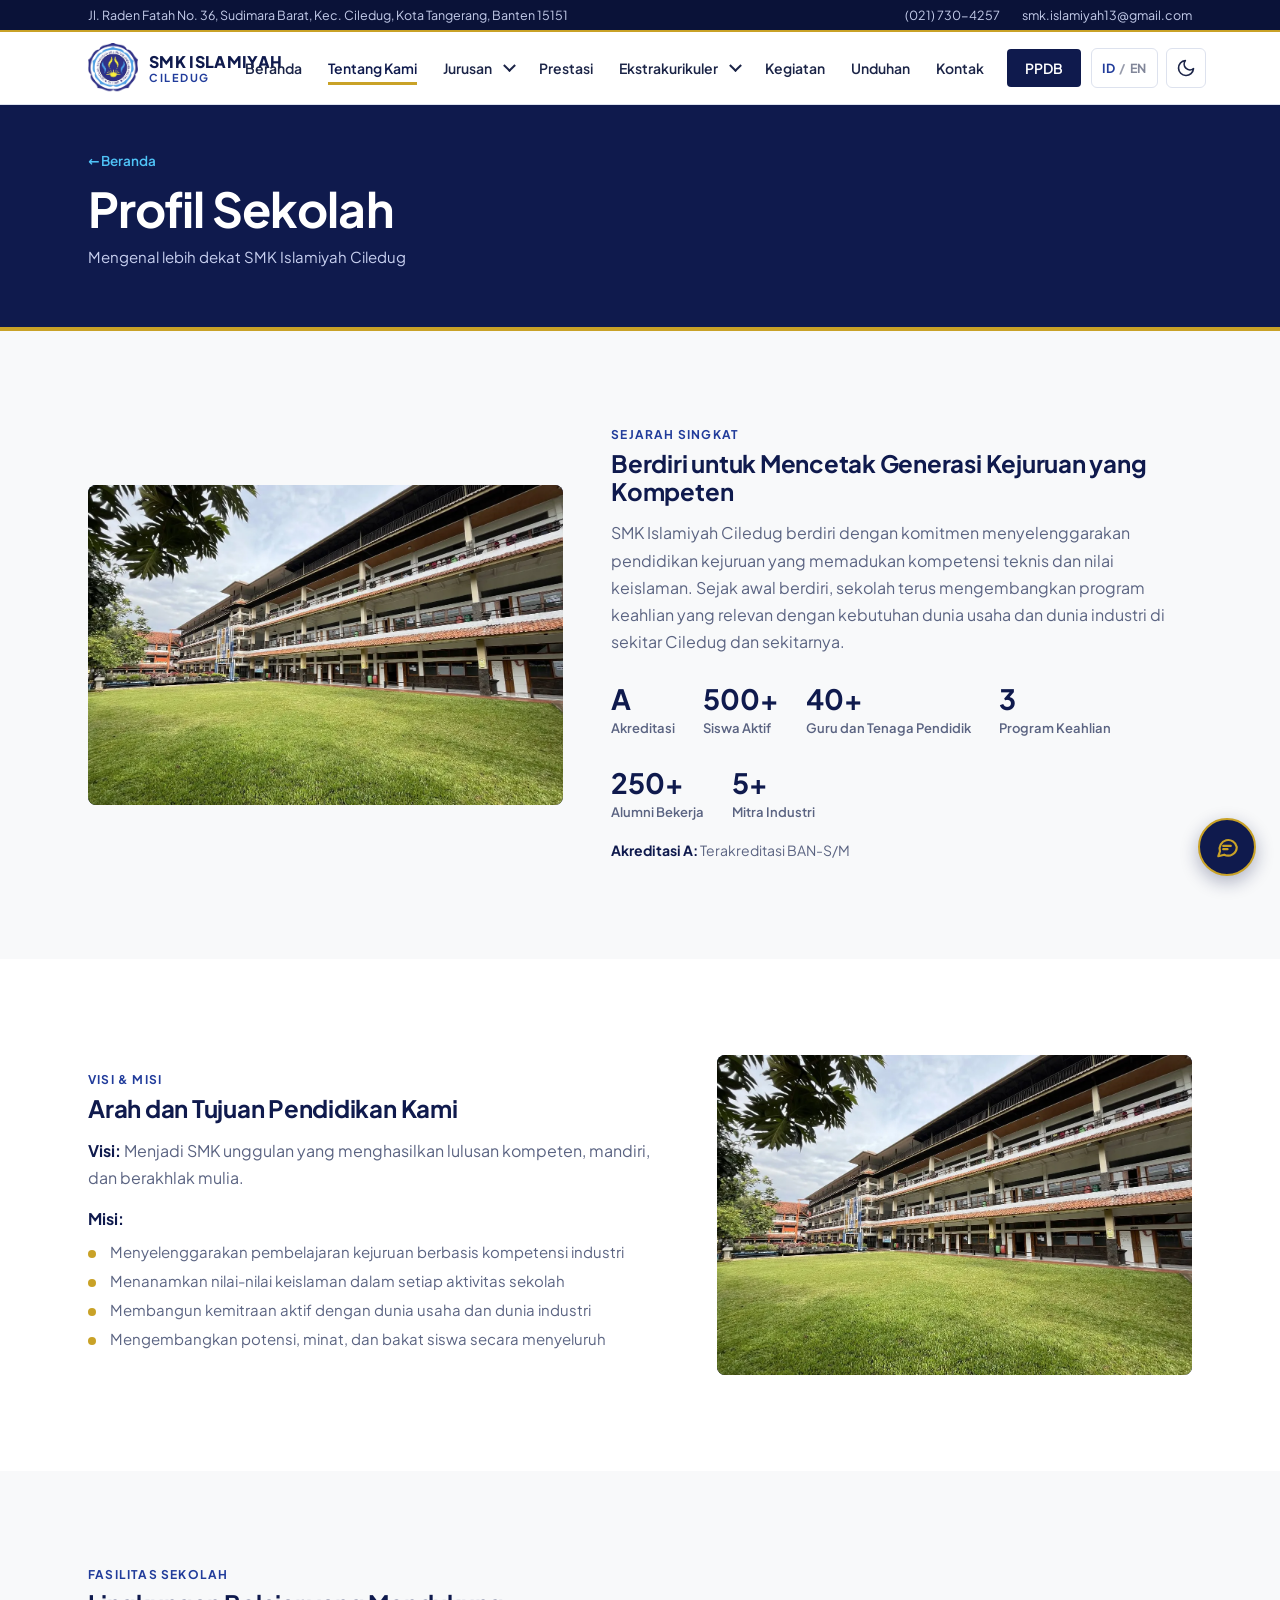
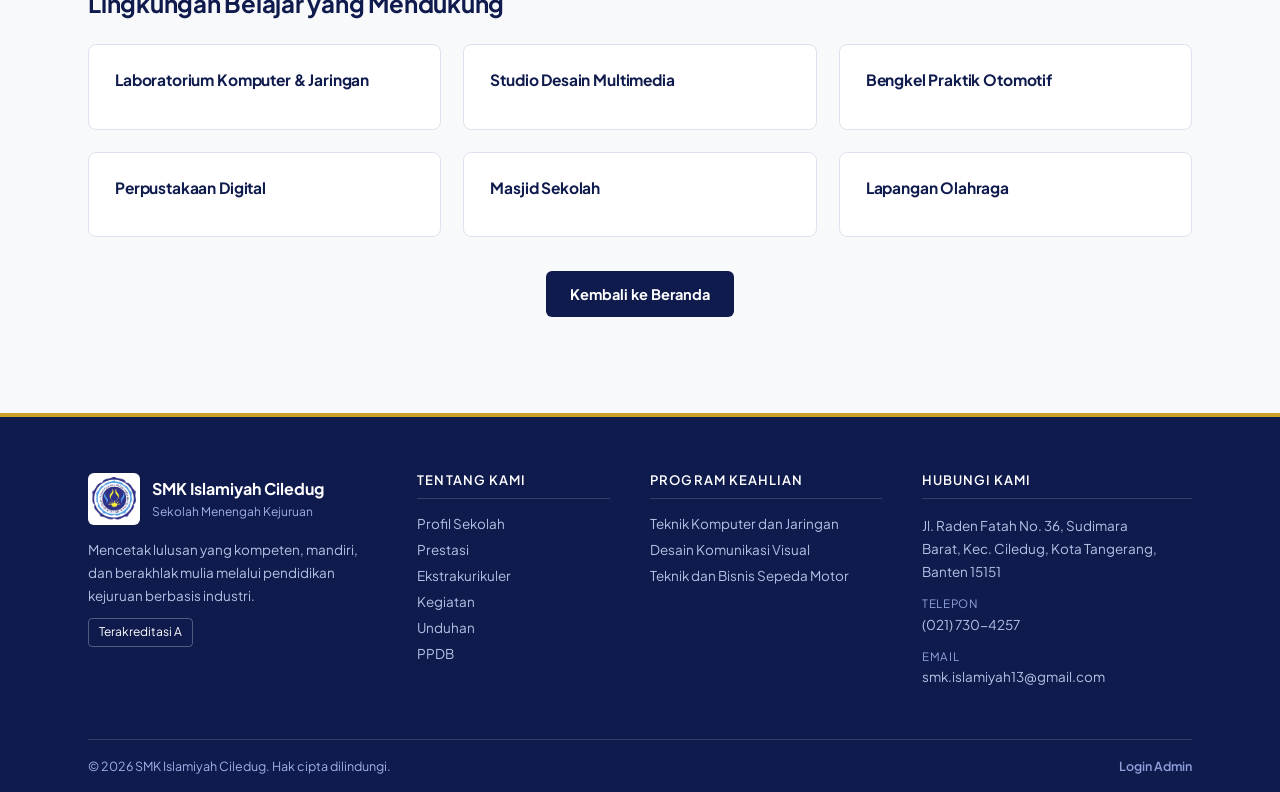
<file: profil.html>
<!DOCTYPE html>
<html lang="id">

<head>
  <meta charset="UTF-8">
  <meta name="viewport" content="width=device-width, initial-scale=1, viewport-fit=cover">
  <title>Profil Sekolah | SMK Islamiyah Ciledug</title>
  <link rel="icon" type="image/png" href="assets/favicon.png">
    <link rel="stylesheet" href="css/style.css">

  <script>
    /* Urutan ekstensi yang dicoba otomatis untuk setiap gambar di folder assets/.
       Jadi foto boleh .jpg / .jpeg / .png / .webp, tidak perlu ubah kode. */
    const IMG_EXT = ['jpg', 'jpeg', 'png', 'webp'];
    function imgFallback(el) {
      const i = (+el.dataset.i || 0) + 1;
      if (i < IMG_EXT.length) { el.dataset.i = i; el.src = el.dataset.base + '.' + IMG_EXT[i]; }
      else if (el.dataset.alt) { el.dataset.base = el.dataset.alt; el.dataset.alt = ''; el.dataset.i = 0; el.src = el.dataset.base + '.' + IMG_EXT[0]; }   /* cadangan: cari di lokasi lain (mis. logo.png di folder utama) */
      else { el.onerror = null; el.remove(); }   /* semua ekstensi gagal: gambar dibuang, placeholder gradasi tetap tampil */
    }
  </script>
  <script>
    /* Mode terang/gelap: pilihan pengunjung disimpan di browser. Bawaan = terang. */
    try { var _t = localStorage.getItem('smk_theme'); if (_t === 'dark' || _t === 'light') document.documentElement.setAttribute('data-theme', _t); } catch (e) { }
  </script>
  <script src="js/data.js"></script>
</head>

<body data-page="profil">
  <header class="site">
    <div class="topbar"><div class="topbar-in">
      <span id="tb-alamat"></span>
      <span class="tb-r"><a id="tb-telp"></a><a id="tb-email"></a></span>
    </div></div>
    <div class="navbar">
      <!-- // GANTI LOGO NAVBAR
           Cukup simpan logo dengan nama  assets/logo.png  (.jpg / .webp juga terbaca otomatis).
           Kalau file ada, logo SVG placeholder otomatis disembunyikan. Kalau tidak ada, placeholder tetap tampil.
           Ukuran logo diatur di CSS pada selector ".brand svg, .brand img" (default 40x40 px). Kalau logonya lebar, ubah width-nya. -->
      <div class="brand" onclick="go('home')">
        <img id="logo-img" src="assets/logo.png" data-base="assets/logo" data-alt="logo" data-i="-1" alt="Logo SMK Islamiyah Ciledug"
          onload="document.getElementById('logo-fallback').style.display='none'" onerror="imgFallback(this)">
        <svg id="logo-fallback" viewBox="0 0 60 60">
          <circle cx="30" cy="30" r="29" fill="#fff" opacity=".12" />
          <circle cx="30" cy="30" r="24" fill="#0F1A4D" />
          <g fill="#FFC72C">
            <circle cx="30" cy="34" r="7" />
            <path d="M30 8c-6 8-6 12 0 18 6-6 6-10 0-18z" />
          </g>
          <g stroke="#4FC3F7" stroke-width="2.4" fill="none" stroke-linecap="round">
            <path d="M18 40c-3-5-3-9 0-14" />
            <path d="M42 40c3-5 3-9 0-14" />
          </g>
        </svg>
        <div class="name"><b id="brand-b">SMK ISLAMIYAH</b><span id="brand-s">CILEDUG</span></div>
      </div>
      <nav class="menu" id="menu">
        <a href="index.html" data-r="home">Beranda</a>
        <a href="profil.html" data-r="profil">Tentang Kami</a>
        <div class="has-dd">
          <a href="jurusan.html" data-r="jurusan">Jurusan</a>
          <button class="dd-toggle" aria-label="Buka submenu Jurusan" aria-expanded="false"></button>
          <div class="dropdown" id="dd-jurusan-list"></div>
        </div>
        <a href="prestasi.html" data-r="prestasi">Prestasi</a>
        <div class="has-dd">
          <a href="ekskul.html" data-r="ekskul">Ekstrakurikuler</a>
          <button class="dd-toggle" aria-label="Buka submenu Ekstrakurikuler" aria-expanded="false"></button>
          <div class="dropdown" id="dd-ekskul-list"></div>
        </div>
        <a href="kegiatan.html" data-r="kegiatan">Kegiatan</a>
        <a href="unduhan.html" data-r="unduhan">Unduhan</a>
        <a href="kontak.html" data-r="kontak">Kontak</a>
        <a href="ppdb.html" data-r="ppdb" class="nav-cta">PPDB</a>
      </nav>
      <div class="nav-tools">
        <button class="theme-toggle" id="theme-toggle" onclick="toggleTheme()" aria-label="Ganti mode terang atau gelap" title="Ganti mode terang atau gelap">
          <svg class="i-moon" viewBox="0 0 24 24" fill="none" stroke="currentColor" stroke-width="2" stroke-linecap="round" stroke-linejoin="round"><path d="M21 12.8A9 9 0 1 1 11.2 3a7 7 0 0 0 9.8 9.8z" /></svg>
          <svg class="i-sun" viewBox="0 0 24 24" fill="none" stroke="currentColor" stroke-width="2" stroke-linecap="round" stroke-linejoin="round"><circle cx="12" cy="12" r="4" /><path d="M12 2v2M12 20v2M4.9 4.9l1.4 1.4M17.7 17.7l1.4 1.4M2 12h2M20 12h2M4.9 19.1l1.4-1.4M17.7 6.3l1.4-1.4" /></svg>
        </button>
      <button class="burger"
        onclick="document.getElementById('menu').classList.toggle('open')"><span></span><span></span><span></span></button>
      </div>
    </div>
  </header>

  <main id="app"><div class="skel" aria-hidden="true"><div class="sk-band"></div><div class="sk-wrap"><i class="sk-l w40"></i><i class="sk-l w90"></i><i class="sk-l w70"></i><div class="sk-cards"><i></i><i></i><i></i></div></div></div></main>

  <footer class="site-footer">
    <div class="wrap">
      <div class="ft-grid">
        <div class="ft-id">
          <div class="ft-brand">
            <img id="ft-logo" src="assets/logo.png" alt="Logo" onerror="this.style.display='none'">
            <div><b id="ft-nama">SMK Islamiyah Ciledug</b><span>Sekolah Menengah Kejuruan</span></div>
          </div>
          <p>Mencetak lulusan yang kompeten, mandiri, dan berakhlak mulia melalui pendidikan kejuruan berbasis industri.</p>
          <p class="ft-meta"><span id="ft-akr"></span><span id="ft-npsn"></span></p>
        </div>
        <div>
          <h4>Tentang Kami</h4>
          <a href="profil.html">Profil Sekolah</a>
          <a href="prestasi.html">Prestasi</a>
          <a href="ekskul.html">Ekstrakurikuler</a>
          <a href="kegiatan.html">Kegiatan</a>
          <a href="unduhan.html">Unduhan</a>
          <a href="ppdb.html">PPDB</a>
        </div>
        <div>
          <h4>Program Keahlian</h4>
          <div id="ft-jur"></div>
        </div>
        <div>
          <h4>Hubungi Kami</h4>
          <p id="ft-alamat"></p>
          <p><span class="ft-k">Telepon</span><span id="ft-telp"></span></p>
          <p><span class="ft-k">Email</span><span id="ft-email"></span></p>
          <p id="ft-jam-w" hidden><span class="ft-k">Jam layanan</span><span id="ft-jam"></span></p>
        </div>
      </div>
      <div class="ft-bottom"><span id="ft-copy"></span>
        <!-- LOGIN ADMIN: langsung ke panel admin. Kalau belum masuk, admin.html menampilkan layar kata sandi. -->
        <a class="admin-login" href="admin.html" rel="nofollow">Login Admin</a></div>
    </div>
  </footer>

  <script src="js/app.js"></script>
  <script src="js/chatbot.js"></script>
  <script src="js/lang.js"></script>
</body>

</html>
</file>
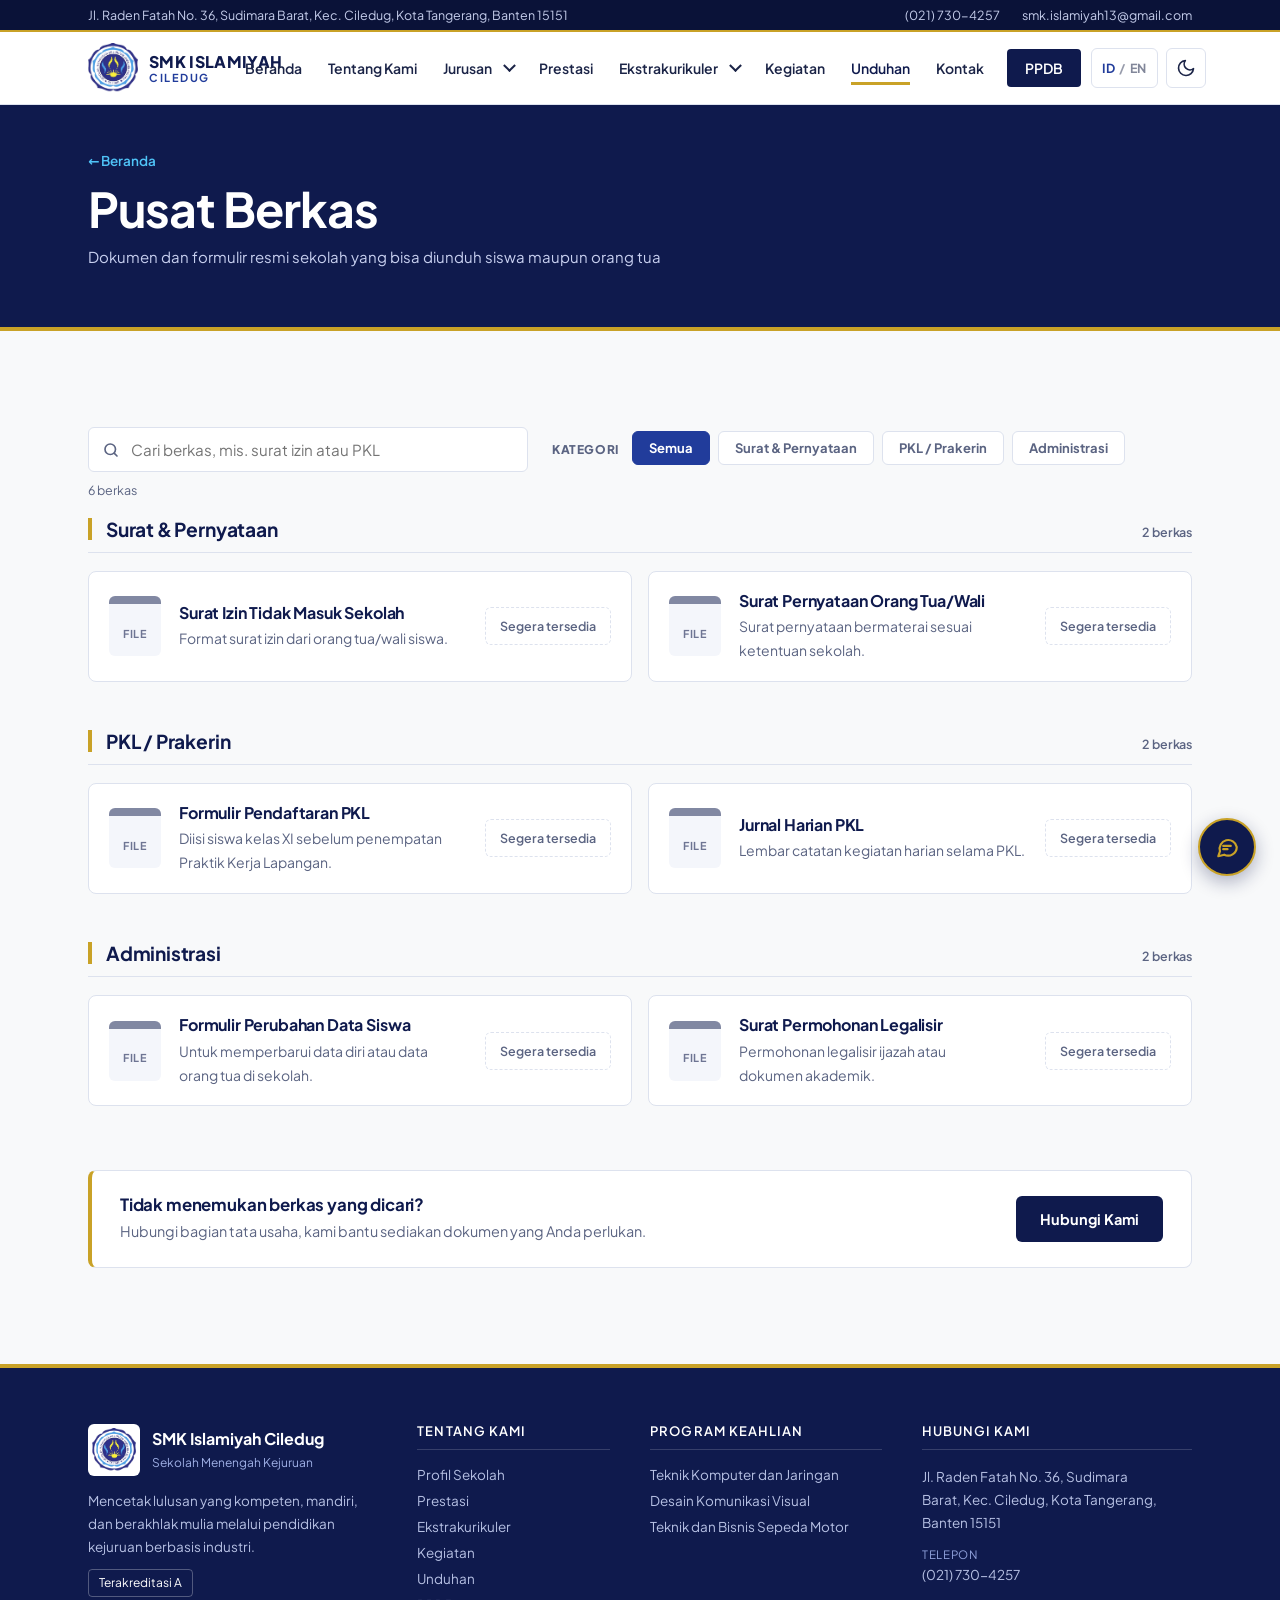
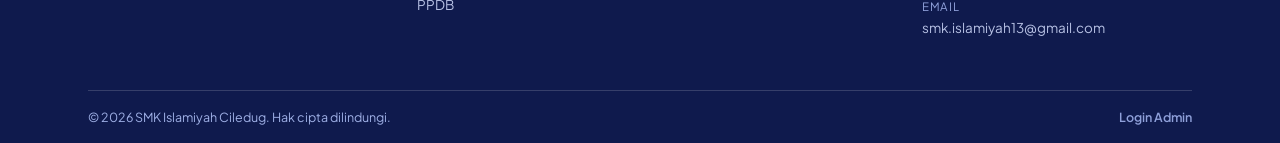
<file: unduhan.html>
<!DOCTYPE html>
<html lang="id">

<head>
  <meta charset="UTF-8">
  <meta name="viewport" content="width=device-width, initial-scale=1, viewport-fit=cover">
  <title>Pusat Berkas | SMK Islamiyah Ciledug</title>
  <link rel="icon" type="image/png" href="assets/favicon.png">
    <link rel="stylesheet" href="css/style.css">

  <script>
    /* Urutan ekstensi yang dicoba otomatis untuk setiap gambar di folder assets/.
       Jadi foto boleh .jpg / .jpeg / .png / .webp, tidak perlu ubah kode. */
    const IMG_EXT = ['jpg', 'jpeg', 'png', 'webp'];
    function imgFallback(el) {
      const i = (+el.dataset.i || 0) + 1;
      if (i < IMG_EXT.length) { el.dataset.i = i; el.src = el.dataset.base + '.' + IMG_EXT[i]; }
      else if (el.dataset.alt) { el.dataset.base = el.dataset.alt; el.dataset.alt = ''; el.dataset.i = 0; el.src = el.dataset.base + '.' + IMG_EXT[0]; }   /* cadangan: cari di lokasi lain (mis. logo.png di folder utama) */
      else { el.onerror = null; el.remove(); }   /* semua ekstensi gagal: gambar dibuang, placeholder gradasi tetap tampil */
    }
  </script>
  <script>
    /* Mode terang/gelap: pilihan pengunjung disimpan di browser. Bawaan = terang. */
    try { var _t = localStorage.getItem('smk_theme'); if (_t === 'dark' || _t === 'light') document.documentElement.setAttribute('data-theme', _t); } catch (e) { }
  </script>
  <script src="js/data.js"></script>
</head>

<body data-page="unduhan">
  <header class="site">
    <div class="topbar"><div class="topbar-in">
      <span id="tb-alamat"></span>
      <span class="tb-r"><a id="tb-telp"></a><a id="tb-email"></a></span>
    </div></div>
    <div class="navbar">
      <!-- // GANTI LOGO NAVBAR
           Cukup simpan logo dengan nama  assets/logo.png  (.jpg / .webp juga terbaca otomatis).
           Kalau file ada, logo SVG placeholder otomatis disembunyikan. Kalau tidak ada, placeholder tetap tampil.
           Ukuran logo diatur di CSS pada selector ".brand svg, .brand img" (default 40x40 px). Kalau logonya lebar, ubah width-nya. -->
      <div class="brand" onclick="go('home')">
        <img id="logo-img" src="assets/logo.png" data-base="assets/logo" data-alt="logo" data-i="-1" alt="Logo SMK Islamiyah Ciledug"
          onload="document.getElementById('logo-fallback').style.display='none'" onerror="imgFallback(this)">
        <svg id="logo-fallback" viewBox="0 0 60 60">
          <circle cx="30" cy="30" r="29" fill="#fff" opacity=".12" />
          <circle cx="30" cy="30" r="24" fill="#0F1A4D" />
          <g fill="#FFC72C">
            <circle cx="30" cy="34" r="7" />
            <path d="M30 8c-6 8-6 12 0 18 6-6 6-10 0-18z" />
          </g>
          <g stroke="#4FC3F7" stroke-width="2.4" fill="none" stroke-linecap="round">
            <path d="M18 40c-3-5-3-9 0-14" />
            <path d="M42 40c3-5 3-9 0-14" />
          </g>
        </svg>
        <div class="name"><b id="brand-b">SMK ISLAMIYAH</b><span id="brand-s">CILEDUG</span></div>
      </div>
      <nav class="menu" id="menu">
        <a href="index.html" data-r="home">Beranda</a>
        <a href="profil.html" data-r="profil">Tentang Kami</a>
        <div class="has-dd">
          <a href="jurusan.html" data-r="jurusan">Jurusan</a>
          <button class="dd-toggle" aria-label="Buka submenu Jurusan" aria-expanded="false"></button>
          <div class="dropdown" id="dd-jurusan-list"></div>
        </div>
        <a href="prestasi.html" data-r="prestasi">Prestasi</a>
        <div class="has-dd">
          <a href="ekskul.html" data-r="ekskul">Ekstrakurikuler</a>
          <button class="dd-toggle" aria-label="Buka submenu Ekstrakurikuler" aria-expanded="false"></button>
          <div class="dropdown" id="dd-ekskul-list"></div>
        </div>
        <a href="kegiatan.html" data-r="kegiatan">Kegiatan</a>
        <a href="unduhan.html" data-r="unduhan">Unduhan</a>
        <a href="kontak.html" data-r="kontak">Kontak</a>
        <a href="ppdb.html" data-r="ppdb" class="nav-cta">PPDB</a>
      </nav>
      <div class="nav-tools">
        <button class="theme-toggle" id="theme-toggle" onclick="toggleTheme()" aria-label="Ganti mode terang atau gelap" title="Ganti mode terang atau gelap">
          <svg class="i-moon" viewBox="0 0 24 24" fill="none" stroke="currentColor" stroke-width="2" stroke-linecap="round" stroke-linejoin="round"><path d="M21 12.8A9 9 0 1 1 11.2 3a7 7 0 0 0 9.8 9.8z" /></svg>
          <svg class="i-sun" viewBox="0 0 24 24" fill="none" stroke="currentColor" stroke-width="2" stroke-linecap="round" stroke-linejoin="round"><circle cx="12" cy="12" r="4" /><path d="M12 2v2M12 20v2M4.9 4.9l1.4 1.4M17.7 17.7l1.4 1.4M2 12h2M20 12h2M4.9 19.1l1.4-1.4M17.7 6.3l1.4-1.4" /></svg>
        </button>
      <button class="burger"
        onclick="document.getElementById('menu').classList.toggle('open')"><span></span><span></span><span></span></button>
      </div>
    </div>
  </header>

  <main id="app"><div class="skel" aria-hidden="true"><div class="sk-band"></div><div class="sk-wrap"><i class="sk-l w40"></i><i class="sk-l w90"></i><i class="sk-l w70"></i><div class="sk-cards"><i></i><i></i><i></i></div></div></div></main>

  <footer class="site-footer">
    <div class="wrap">
      <div class="ft-grid">
        <div class="ft-id">
          <div class="ft-brand">
            <img id="ft-logo" src="assets/logo.png" alt="Logo" onerror="this.style.display='none'">
            <div><b id="ft-nama">SMK Islamiyah Ciledug</b><span>Sekolah Menengah Kejuruan</span></div>
          </div>
          <p>Mencetak lulusan yang kompeten, mandiri, dan berakhlak mulia melalui pendidikan kejuruan berbasis industri.</p>
          <p class="ft-meta"><span id="ft-akr"></span><span id="ft-npsn"></span></p>
        </div>
        <div>
          <h4>Tentang Kami</h4>
          <a href="profil.html">Profil Sekolah</a>
          <a href="prestasi.html">Prestasi</a>
          <a href="ekskul.html">Ekstrakurikuler</a>
          <a href="kegiatan.html">Kegiatan</a>
          <a href="unduhan.html">Unduhan</a>
          <a href="ppdb.html">PPDB</a>
        </div>
        <div>
          <h4>Program Keahlian</h4>
          <div id="ft-jur"></div>
        </div>
        <div>
          <h4>Hubungi Kami</h4>
          <p id="ft-alamat"></p>
          <p><span class="ft-k">Telepon</span><span id="ft-telp"></span></p>
          <p><span class="ft-k">Email</span><span id="ft-email"></span></p>
          <p id="ft-jam-w" hidden><span class="ft-k">Jam layanan</span><span id="ft-jam"></span></p>
        </div>
      </div>
      <div class="ft-bottom"><span id="ft-copy"></span>
        <!-- LOGIN ADMIN: langsung ke panel admin. Kalau belum masuk, admin.html menampilkan layar kata sandi. -->
        <a class="admin-login" href="admin.html" rel="nofollow">Login Admin</a></div>
    </div>
  </footer>

  <script src="js/app.js"></script>
  <script src="js/chatbot.js"></script>
  <script src="js/lang.js"></script>
</body>

</html>
</file>
<file: css/style.css>
/* // GANTI FONT: cukup ubah di sini, berlaku untuk seluruh website (judul dan teks isi).
   Roboto dimuat dari folder css/fonts/ (tidak butuh internet). */
@font-face { font-family: 'Plus Jakarta Sans'; font-style: normal; font-weight: 400; font-display: swap; src: url('fonts/pjs-400.woff2') format('woff2'); }
@font-face { font-family: 'Plus Jakarta Sans'; font-style: normal; font-weight: 500; font-display: swap; src: url('fonts/pjs-500.woff2') format('woff2'); }
@font-face { font-family: 'Plus Jakarta Sans'; font-style: normal; font-weight: 600; font-display: swap; src: url('fonts/pjs-600.woff2') format('woff2'); }
@font-face { font-family: 'Plus Jakarta Sans'; font-style: normal; font-weight: 700; font-display: swap; src: url('fonts/pjs-700.woff2') format('woff2'); }
@font-face { font-family: 'Plus Jakarta Sans'; font-style: normal; font-weight: 800; font-display: swap; src: url('fonts/pjs-800.woff2') format('woff2'); }
:root { --font: 'Plus Jakarta Sans', system-ui, -apple-system, 'Segoe UI', Arial, sans-serif; }
button, input, select, textarea { font-family: inherit; }

    :root {
      --navy: #131E58;
      --blue: #213C9B;
      --sky: #4FC3F7;
      --gold: #FFC72C;
      --gold-dk: #E6A700;
      --ink: #12162B;
      --sub: #4B5372;
      --paper: #F6F8FC;
      --line: #E3E7F2;
      --white: #fff;
      box-sizing: border-box;
      padding-top: env(safe-area-inset-top, 0px);
      padding-bottom: env(safe-area-inset-bottom, 0px);
    }

    * {
      box-sizing: border-box;
      margin: 0;
      padding: 0;
    }

    html {
      scroll-behavior: smooth;
      scroll-padding-top: 80px;
    }

    /* min-height (bukan height) supaya navbar sticky tetap menempel di seluruh panjang halaman */
    html,
    body {
      min-height: 100%;
    }

    body {
      font-family: var(--font);
      color: var(--ink);
      background: var(--paper);
      overflow-x: hidden;
    }

    h1,
    h2,
    h3,
    h4 {
      font-family: var(--font);
      font-weight: 600;
      line-height: 1.15;
      color: var(--head);
    }

    p {
      color: var(--sub);
      line-height: 1.65;
    }

    a {
      color: inherit;
      text-decoration: none;
    }

    img,
    svg {
      max-width: 100%;
    }

    .wrap {
      max-width: 1160px;
      margin: 0 auto;
      padding: 0 28px;
    }

    .tag {
      display: inline-flex;
      align-items: center;
      gap: 8px;
      font-size: 13.5px;
      font-weight: 600;
      color: var(--accent);
    }

    .tag::before {
      content: '';
      width: 18px;
      height: 3px;
      background: var(--gold);
      border-radius: 2px;
    }

    /* NAV */
    header.site {
      position: sticky;
      top: 0;
      z-index: 50;
      background: var(--navy);
      padding-top: env(safe-area-inset-top, 0px);
    }

    .navbar {
      max-width: 1160px;
      margin: 0 auto;
      display: flex;
      align-items: center;
      justify-content: space-between;
      padding: 14px 28px;
    }

    .brand {
      display: flex;
      align-items: center;
      gap: 11px;
      cursor: pointer;
    }

    .brand svg,
    .brand img {
      width: 40px;
      height: 40px;
      flex: none;
      object-fit: contain;
    }

    /* alas terang di belakang logo navbar supaya warna dan tulisannya tidak menyatu dengan navbar */
    .brand img {
      background: linear-gradient(145deg, #FFFFFF, #CFE4FF);
      border-radius: 50%;
      padding: 2px;
    }

    .brand .name {
      color: #fff;
      line-height: 1.2;
    }

    .brand .name b {
      display: block;
      font-family: var(--font);
      font-size: 15.5px;
      letter-spacing: .2px;
    }

    .brand .name span {
      display: block;
      font-size: 11px;
      color: var(--sky);
      font-weight: 600;
    }

    nav.menu {
      display: flex;
      gap: 2px;
    }

    nav.menu a {
      color: #CBD3F0;
      font-size: 14.5px;
      font-weight: 600;
      padding: 10px 14px;
      border-radius: 8px;
      position: relative;
    }

    nav.menu a:hover {
      color: #fff;
      background: rgba(255, 255, 255, .06);
    }

    nav.menu a.active {
      color: #fff;
    }

    nav.menu a.active::after {
      content: '';
      position: absolute;
      left: 14px;
      right: 14px;
      bottom: 4px;
      height: 3px;
      background: var(--gold);
      border-radius: 2px;
    }

    .burger {
      display: none;
      width: 40px;
      height: 40px;
      border: none;
      background: none;
      cursor: pointer;
      flex-direction: column;
      justify-content: center;
      align-items: center;
      gap: 5px;
    }

    .burger span {
      width: 22px;
      height: 2px;
      background: #fff;
      border-radius: 2px;
    }

    /* FOTO (assets) */
    .ph { position: absolute; inset: 0; width: 100%; height: 100%; object-fit: cover; z-index: 1; }
    .news-thumb, .gallery div, .jsl-visual, .art { position: relative; overflow: hidden; }
    .gallery div:has(.ph) { opacity: 1; }
    .jsl-code { z-index: 2; }
    .cover { position: relative; height: 340px; border-radius: 16px; overflow: hidden; margin-bottom: 28px; background: linear-gradient(135deg, var(--navy), var(--sky)); }
    .cover:not(:has(.ph)) { display: none; }

    /* TEMA TERANG / GELAP
       Semua warna mengikuti variabel di bawah. Mode gelap = atribut data-theme="dark" di <html>.
       // ATUR WARNA MODE GELAP: ubah nilai di blok html[data-theme="dark"] */
    :root {
      --head: var(--navy); --accent: var(--blue); --input-bg: #fff;
      --chip-bg: #EAF0FF; --chip-gold-bg: #FFF3D6; --chip-gold-fg: #8A5B00;
      --dot: #C9D1EA; --note-bg: #FFF3D6; --note-fg: #7A5200;
    }
    html[data-theme="dark"] {
      color-scheme: dark;
      --paper: #0B1020; --white: #141B38; --ink: #E7EBF8; --sub: #A9B3D6; --line: #27315C;
      --head: #F0F3FF; --accent: #8DB2FF; --input-bg: #0E1430;
      --chip-bg: rgba(141, 178, 255, .16); --chip-gold-bg: rgba(255, 199, 44, .14); --chip-gold-fg: #FFD86B;
      --dot: #3A4675; --note-bg: rgba(255, 199, 44, .12); --note-fg: #F5D98B;
    }
    html[data-theme="dark"] .btn-navy { background: var(--blue); }
    html[data-theme="dark"] .card:hover, html[data-theme="dark"] .poster:hover { box-shadow: 0 16px 34px rgba(0, 0, 0, .45); }
    .jsl-btn:hover { color: var(--navy); }
    body, .card, .box, .section.alt, .statband, .info-card, .jsl-viewport { transition: background-color .25s ease, color .25s ease, border-color .25s ease; }

    .nav-tools { display: flex; align-items: center; margin-left: 10px; }
    nav.menu { margin-left: auto; }
    .theme-toggle { width: 40px; height: 40px; border-radius: 50%; border: 1.5px solid rgba(255, 255, 255, .28); background: rgba(255, 255, 255, .08); color: #fff; cursor: pointer; display: flex; align-items: center; justify-content: center; flex: none; }
    .theme-toggle:hover { background: rgba(255, 255, 255, .18); }
    .theme-toggle svg { width: 20px; height: 20px; }
    .theme-toggle .i-sun { display: none; }
    html[data-theme="dark"] .theme-toggle .i-sun { display: block; }
    html[data-theme="dark"] .theme-toggle .i-moon { display: none; }

    /* POSTER BERANDA */
    .pst-wrap { position: relative; }
    .pst-track { display: flex; gap: 20px; overflow-x: auto; scroll-snap-type: x mandatory; padding: 8px 2px 18px; scrollbar-width: none; -webkit-overflow-scrolling: touch; }
    .pst-track::-webkit-scrollbar { display: none; }
    .poster { flex: 0 0 clamp(250px, 30%, 340px); scroll-snap-align: start; background: var(--white); border: 1px solid var(--line); border-radius: 18px; overflow: hidden; cursor: pointer; display: flex; flex-direction: column; transition: transform .2s ease, box-shadow .2s ease; }
    .poster:hover { transform: translateY(-4px); box-shadow: 0 16px 34px rgba(19, 30, 88, .16); }
    .poster-media { position: relative; aspect-ratio: 4 / 5; overflow: hidden; }
    .poster-media img { width: 100%; height: 100%; object-fit: cover; display: block; }
    .poster-txt { position: absolute; inset: 0; padding: 26px; display: flex; flex-direction: column; justify-content: flex-end; gap: 10px; color: #fff; }
    .poster-txt::before { content: ''; position: absolute; top: -50px; right: -50px; width: 190px; height: 190px; border-radius: 50%; background: rgba(255, 255, 255, .12); }
    .poster-txt h3 { color: inherit; font-size: 25px; line-height: 1.2; position: relative; }
    .poster-txt p { color: inherit; opacity: .92; font-size: 14.5px; position: relative; }
    .poster-txt .pbtn { align-self: flex-start; position: relative; margin-top: 6px; padding: 9px 18px; border-radius: 10px; font-weight: 700; font-size: 14px; background: var(--gold); color: var(--navy); }
    .poster.warna-biru .poster-media { background: linear-gradient(160deg, var(--navy), var(--blue)); }
    .poster.warna-hijau .poster-media { background: linear-gradient(160deg, #0F5C42, #1E8E5A); }
    .poster.warna-emas .poster-media { background: linear-gradient(160deg, #FFC72C, #F59E0B); }
    .poster.warna-emas .poster-txt { color: var(--navy); }
    .poster.warna-emas .poster-txt .pbtn { background: var(--navy); color: #fff; }
    .poster-cap { padding: 16px 18px 18px; }
    .poster-cap h3 { font-size: 16px; margin-bottom: 4px; }
    .poster-cap p { font-size: 13.5px; }
    .poster-cap .plink { display: inline-block; margin-top: 10px; font-size: 13.5px; font-weight: 700; color: var(--accent); }
    .pst-btn { position: absolute; top: calc(50% - 22px); width: 44px; height: 44px; border-radius: 50%; border: 1px solid var(--line); background: var(--white); color: var(--head); cursor: pointer; font-size: 24px; line-height: 1; display: flex; align-items: center; justify-content: center; box-shadow: 0 8px 20px rgba(19, 30, 88, .18); z-index: 5; }
    .pst-btn:hover { background: var(--gold); color: var(--navy); }
    .pst-btn[hidden] { display: none; }
    .pst-prev { left: -14px; }
    .pst-next { right: -14px; }
    .lightbox { position: fixed; inset: 0; background: rgba(6, 10, 30, .88); z-index: 300; display: flex; align-items: center; justify-content: center; padding: 20px; cursor: zoom-out; }
    .lightbox img { max-width: min(94vw, 900px); max-height: 92vh; border-radius: 12px; box-shadow: 0 30px 80px rgba(0, 0, 0, .5); }
    .lightbox button { position: absolute; top: 14px; right: 18px; width: 40px; height: 40px; border-radius: 50%; border: none; background: rgba(255, 255, 255, .16); color: #fff; font-size: 24px; cursor: pointer; }

    /* PPDB + STATISTIK SEKOLAH */
    nav.menu a.nav-cta { background: var(--gold); color: var(--navy); margin-left: 6px; }
    nav.menu a.nav-cta:hover { background: var(--gold-dk); color: var(--navy); }
    nav.menu a.nav-cta.active::after { display: none; }
    .btn:disabled { opacity: .5; cursor: not-allowed; }

    .statband { background: var(--white); border-top: 1px solid var(--line); border-bottom: 1px solid var(--line); }
    .statband .wrap { display: grid; grid-template-columns: repeat(4, 1fr); }
    .sb { padding: 24px 12px; text-align: center; border-right: 1px solid var(--line); }
    .sb:last-child { border-right: none; }
    .sb b { display: block; font-family: var(--font); font-size: 32px; color: var(--head); line-height: 1.1; }
    .sb span { font-size: 13px; color: var(--sub); font-weight: 600; }
    .akr-note { margin-top: 18px; font-size: 14px; }


    .pp-badge { display: inline-block; font-size: 12px; font-weight: 800; padding: 3px 12px; border-radius: 20px; margin-left: 8px; vertical-align: middle; }
    .pp-badge.open { background: #1E8E5A; color: #fff; }
    .pp-badge.soon { background: var(--gold); color: var(--navy); }
    .pp-badge.closed { background: #C0392B; color: #fff; }
    .pp-intro { font-size: 16px; max-width: 760px; }
    .pp-note { margin-top: 16px; padding: 14px 18px; border-radius: 12px; background: var(--note-bg); color: var(--note-fg); font-size: 14px; }
    .pp-steps { list-style: none; counter-reset: s; }
    .pp-steps li { counter-increment: s; position: relative; padding: 2px 0 16px 46px; color: var(--sub); font-size: 15px; }
    .pp-steps li::before { content: counter(s); position: absolute; left: 0; top: 0; width: 30px; height: 30px; border-radius: 50%; background: var(--gold); color: var(--navy); font-weight: 800; font-size: 14px; display: flex; align-items: center; justify-content: center; }
    .pp-doc { display: flex; gap: 14px; align-items: flex-start; }
    .pp-doc h3 { font-size: 15px; margin-bottom: 4px; }
    .pp-doc p { font-size: 13.5px; }
    .pp-check { flex: none; width: 30px; height: 30px; border-radius: 50%; background: var(--navy); color: var(--gold); display: flex; align-items: center; justify-content: center; font-weight: 800; }
    .pp-doc .btn { margin-top: 10px; padding: 7px 14px; font-size: 13px; }
    .pp-form { display: grid; gap: 12px; margin-top: 12px; }
    .pp-form label { display: grid; gap: 6px; font-size: 13px; font-weight: 700; color: var(--head); }
    .pp-form input, .pp-form select { border: 1.5px solid var(--line); border-radius: 10px; padding: 11px 12px; font: inherit; font-weight: 400; background: var(--input-bg); }
    .pp-form input:focus, .pp-form select:focus { outline: none; border-color: var(--blue); }
    .pp-muted { font-size: 13.5px; color: var(--sub); }
    @media (max-width: 1040px) {
      .statband .wrap { grid-template-columns: repeat(2, 1fr); }
      .sb:nth-child(2) { border-right: none; }
      .sb:nth-child(-n+2) { border-bottom: 1px solid var(--line); }
      nav.menu a.nav-cta { margin: 6px 0 0; text-align: center; }
      nav.menu { margin-left: 0; }
      .nav-tools { margin-left: auto; }
      .pst-prev { left: 4px; }
      .pst-next { right: 4px; }
    }

    /* DROPDOWN NAV */
    .has-dd { position: relative; display: flex; align-items: center; }
    nav.menu .has-dd > a { padding-right: 4px; }
    nav.menu .has-dd > a.active::after { right: 4px; }
    .dd-toggle { background: none; border: none; cursor: pointer; color: #CBD3F0; width: 26px; height: 38px; margin-right: 4px; border-radius: 8px; display: flex; align-items: center; justify-content: center; }
    .dd-toggle:hover { color: #fff; background: rgba(255, 255, 255, .06); }
    .dd-toggle::before { content: ''; width: 7px; height: 7px; border-right: 2px solid currentColor; border-bottom: 2px solid currentColor; transform: rotate(45deg) translate(-2px, -2px); transition: transform .2s ease; }
    .has-dd.open .dd-toggle::before { transform: rotate(225deg) translate(-2px, -2px); }
    .dropdown { display: none; position: absolute; top: calc(100% + 8px); left: 0; min-width: 270px; background: #182468; border: 1px solid rgba(255, 255, 255, .08); border-radius: 12px; padding: 8px; box-shadow: 0 18px 40px rgba(6, 10, 40, .35); z-index: 60; }
    .dropdown::before { content: ''; position: absolute; left: 0; right: 0; top: -10px; height: 10px; }
    nav.menu .dropdown a { display: flex; align-items: center; gap: 10px; padding: 10px 12px; font-size: 14px; white-space: nowrap; }
    nav.menu .dropdown a:hover { background: rgba(255, 255, 255, .08); }
    nav.menu .dropdown a.dd-all { color: var(--gold); border-bottom: 1px solid rgba(255, 255, 255, .1); border-radius: 8px 8px 0 0; margin-bottom: 4px; }
    .dd-code { font-size: 11px; font-weight: 700; color: var(--gold); background: rgba(255, 199, 44, .16); padding: 2px 8px; border-radius: 10px; min-width: 46px; text-align: center; }
    .has-dd.open .dropdown { display: block; }
    .has-dd.dd-hide .dropdown { display: none !important; }

    /* SLIDESHOW JURUSAN */
    .jsl { position: relative; outline: none; }
    .jsl-viewport { overflow: hidden; border-radius: 20px; border: 1px solid var(--line); background: var(--white); touch-action: pan-y; user-select: none; cursor: grab; }
    .jsl-viewport:active { cursor: grabbing; }
    .jsl-track { display: flex; transition: transform .45s cubic-bezier(.22, .7, .2, 1); }
    .jsl-slide { flex: 0 0 100%; display: grid; grid-template-columns: .85fr 1.15fr; min-height: 350px; }
    .jsl-visual { position: relative; display: flex; align-items: center; justify-content: center; }
    .jsl-visual.bg1 { background: linear-gradient(135deg, var(--navy), var(--blue)); }
    .jsl-visual.bg2 { background: linear-gradient(135deg, var(--blue), var(--sky)); }
    .jsl-visual.bg3 { background: linear-gradient(135deg, #1B2660, var(--navy)); }
    .jsl-visual svg { width: 110px; height: 110px; }
    .jsl-code { position: absolute; left: 26px; bottom: 16px; font-family: var(--font); font-size: 48px; font-weight: 700; color: rgba(255, 255, 255, .22); }
    .jsl-info { display: flex; flex-direction: column; justify-content: center; align-items: flex-start; padding: 36px 56px 36px 44px; }
    .jsl-info h3 { font-size: 26px; margin: 12px 0 8px; }
    .jsl-info p { margin-bottom: 14px; }
    .jsl-info ul.plain { margin-bottom: 8px; }
    .jsl-info .meta { display: flex; gap: 8px; flex-wrap: wrap; margin-bottom: 22px; }
    .jsl-btn { position: absolute; top: 50%; transform: translateY(-50%); width: 44px; height: 44px; border-radius: 50%; border: 1px solid var(--line); background: var(--white); color: var(--head); cursor: pointer; display: flex; align-items: center; justify-content: center; box-shadow: 0 8px 20px rgba(19, 30, 88, .18); transition: background .15s ease; z-index: 5; }
    .jsl-btn:hover { background: var(--gold); }
    .jsl-btn svg { width: 20px; height: 20px; }
    .jsl-prev { left: -22px; }
    .jsl-next { right: -22px; }
    .jsl-dots { display: flex; justify-content: center; gap: 8px; margin-top: 18px; }
    .jsl-dot { width: 10px; height: 10px; border-radius: 10px; border: none; background: var(--dot); cursor: pointer; transition: width .25s ease, background .25s ease; }
    .jsl-dot.active { width: 28px; background: var(--gold); }

    /* HERO */
    .hero {
      position: relative;
      /* // GANTI BACKGROUND HOMEPAGE
         Cara mudah: login ke admin.html, menu Pengaturan Umum, lalu unggah "Background beranda".
         Cara manual: simpan foto dengan nama  assets/hero.jpg  (ukuran ideal sekitar 1920x1080).
         Kalau fotonya .png / .webp, ubah 'hero.jpg' di url() di bawah sesuai nama file.
         Kalau file tidak ada, otomatis tampil gradasi biru seperti sekarang.
         Lapisan biru transparan di paling atas sengaja dipertahankan supaya teks putih tetap terbaca.
         Angka .85 dan .75 bisa dikecilkan (mendekati 0) kalau fotonya mau lebih terang. */
      background:
        linear-gradient(160deg, rgba(19, 30, 88, .85) 0%, rgba(33, 60, 155, .75) 100%),
        var(--hero-custom, url('../assets/hero.jpg')) center / cover no-repeat,
        linear-gradient(160deg, var(--navy) 0%, var(--blue) 70%);
      overflow: hidden;
      color: #fff;
      padding: 76px 0 96px;
    }

    .hero .rays {
      position: absolute;
      right: -120px;
      top: -120px;
      width: 520px;
      height: 520px;
      opacity: .9;
    }

    .hero .wrap {
      position: relative;
      z-index: 2;
      display: grid;
      grid-template-columns: 1.1fr .9fr;
      gap: 40px;
      align-items: center;
    }

    .hero h1 {
      color: #fff;
      font-size: clamp(32px, 4.4vw, 52px);
      margin-bottom: 16px;
    }

    .hero p.lead {
      color: #C8D0F0;
      font-size: 17px;
      max-width: 480px;
      margin-bottom: 30px;
    }

    .hero .cta {
      display: flex;
      gap: 14px;
      flex-wrap: wrap;
    }

    .btn {
      display: inline-flex;
      align-items: center;
      gap: 8px;
      padding: 13px 24px;
      border-radius: 11px;
      font-weight: 700;
      font-size: 14.5px;
      cursor: pointer;
      border: 2px solid transparent;
      transition: transform .15s ease;
    }

    .btn:hover {
      transform: translateY(-2px);
    }

    .btn-gold {
      background: var(--gold);
      color: var(--navy);
    }

    .btn-gold:hover {
      background: var(--gold-dk);
    }

    /* Tombol "Lihat Jurusan": latar biru, outline putih */
    .btn-outline {
      background: var(--blue);
      border-color: #fff;
      color: #fff;
    }

    .btn-outline:hover {
      background: #2C4FBF;
      border-color: #fff;
    }

    .btn-navy {
      background: var(--navy);
      color: #fff;
    }

    .btn-navy:hover {
      background: var(--blue);
    }


    /* SECTIONS */
    .section {
      padding: 72px 0;
    }

    .section.alt {
      background: var(--white);
    }

    .section-head {
      display: flex;
      align-items: flex-end;
      justify-content: space-between;
      gap: 20px;
      margin-bottom: 34px;
      flex-wrap: wrap;
    }

    .section-head h2 {
      font-size: clamp(24px, 3vw, 32px);
    }

    .grid {
      display: grid;
      gap: 22px;
    }

    .grid.cols-3 {
      grid-template-columns: repeat(3, 1fr);
    }

    .grid.cols-2 {
      grid-template-columns: repeat(2, 1fr);
    }

    .card {
      background: var(--white);
      border: 1px solid var(--line);
      border-radius: 16px;
      overflow: hidden;
      cursor: pointer;
      transition: box-shadow .2s ease, transform .2s ease;
    }

    .card:hover {
      box-shadow: 0 16px 34px rgba(19, 30, 88, .12);
      transform: translateY(-3px);
    }

    .card .thumb {
      height: 150px;
      display: flex;
      align-items: center;
      justify-content: center;
      position: relative;
    }

    .card .thumb svg {
      width: 64px;
      height: 64px;
    }

    .card .body {
      padding: 20px;
    }

    .card .body h3 {
      font-size: 17px;
      margin-bottom: 6px;
    }

    .card .body p {
      font-size: 14px;
      margin-bottom: 10px;
    }

    .card .meta {
      display: flex;
      gap: 8px;
      flex-wrap: wrap;
    }

    .chip {
      font-size: 11.5px;
      font-weight: 700;
      color: var(--accent);
      background: var(--chip-bg);
      padding: 4px 10px;
      border-radius: 20px;
    }

    .chip.gold {
      color: var(--chip-gold-fg);
      background: var(--chip-gold-bg);
    }

    .thumb.bg1 {
      background: linear-gradient(135deg, var(--navy), var(--blue));
    }

    .thumb.bg2 {
      background: linear-gradient(135deg, var(--blue), var(--sky));
    }

    .thumb.bg3 {
      background: linear-gradient(135deg, #1B2660, var(--navy));
    }

    /* PROFIL */
    .split {
      display: grid;
      grid-template-columns: .9fr 1.1fr;
      gap: 48px;
      align-items: center;
    }

    .split.rev {
      grid-template-columns: 1.1fr .9fr;
    }

    .split.rev .art {
      order: 2;
    }

    .art {
      background: linear-gradient(160deg, var(--navy), var(--blue));
      border-radius: 20px;
      height: 320px;
      display: flex;
      align-items: center;
      justify-content: center;
      position: relative;
      overflow: hidden;
    }

    .art svg {
      width: 70%;
      height: 70%;
    }

    .stat-row {
      display: flex;
      gap: 28px;
      margin-top: 26px;
      flex-wrap: wrap;
    }

    .stat b {
      display: block;
      font-family: var(--font);
      font-size: 28px;
      color: var(--head);
    }

    .stat span {
      font-size: 13px;
      color: var(--sub);
      font-weight: 600;
    }

    ul.plain {
      list-style: none;
    }

    ul.plain li {
      position: relative;
      padding-left: 22px;
      margin-bottom: 10px;
      color: var(--sub);
      font-size: 15px;
    }

    ul.plain li::before {
      content: '';
      position: absolute;
      left: 0;
      top: 8px;
      width: 8px;
      height: 8px;
      border-radius: 50%;
      background: var(--gold);
    }

    /* DETAIL HEADER */
    .detail-hero {
      background: linear-gradient(160deg, var(--navy), var(--blue));
      color: #fff;
      padding: 44px 0 58px;
    }

    .crumb {
      font-size: 13.5px;
      color: var(--sky);
      font-weight: 600;
      margin-bottom: 14px;
      cursor: pointer;
      display: inline-flex;
      align-items: center;
      gap: 6px;
    }

    .crumb:hover {
      text-decoration: underline;
    }

    .detail-hero h1 {
      color: #fff;
      font-size: clamp(26px, 3.6vw, 40px);
    }

    .detail-hero .sub {
      color: #C8D0F0;
      margin-top: 8px;
      font-size: 15px;
    }

    .info-grid {
      display: grid;
      grid-template-columns: repeat(4, 1fr);
      gap: 16px;
      margin-top: -46px;
      position: relative;
      z-index: 3;
    }

    .info-card {
      background: var(--white);
      border-radius: 14px;
      padding: 18px;
      box-shadow: 0 14px 30px rgba(19, 30, 88, .10);
    }

    .info-card b {
      display: block;
      font-size: 12px;
      color: var(--sub);
      font-weight: 700;
      margin-bottom: 4px;
    }

    .info-card span {
      font-size: 14.5px;
      color: var(--head);
      font-weight: 700;
    }

    .two-col {
      display: grid;
      grid-template-columns: 1fr 1fr;
      gap: 40px;
    }

    .box {
      background: var(--white);
      border: 1px solid var(--line);
      border-radius: 16px;
      padding: 26px;
    }

    .box h3 {
      font-size: 17px;
      margin-bottom: 14px;
    }

    .gallery {
      display: grid;
      grid-template-columns: repeat(3, 1fr);
      gap: 10px;
      margin-top: 16px;
    }

    .gallery div {
      height: 90px;
      border-radius: 10px;
      background: linear-gradient(135deg, var(--sky), var(--blue));
      opacity: .85;
    }

    /* NEWS LIST */
    .news-item {
      display: grid;
      grid-template-columns: 170px 1fr;
      gap: 22px;
      padding: 20px 0;
      border-bottom: 1px solid var(--line);
      cursor: pointer;
    }

    .news-item:hover h3 {
      color: var(--accent);
    }

    .news-thumb {
      height: 110px;
      border-radius: 12px;
      background: linear-gradient(135deg, var(--navy), var(--sky));
    }

    .news-item .date {
      font-size: 12.5px;
      font-weight: 700;
      color: var(--gold-dk);
      margin-bottom: 6px;
    }

    /* CONTACT */
    .contact-grid {
      display: grid;
      grid-template-columns: 1fr 1fr;
      gap: 30px;
    }

    .contact-item {
      display: flex;
      gap: 14px;
      margin-bottom: 20px;
    }

    .icon-badge {
      width: 44px;
      height: 44px;
      border-radius: 12px;
      background: var(--chip-bg);
      display: flex;
      align-items: center;
      justify-content: center;
      flex: none;
    }

    .icon-badge svg {
      width: 20px;
      height: 20px;
      stroke: var(--accent);
    }

    .map-box {
      border-radius: 16px;
      height: 100%;
      min-height: 280px;
      background: repeating-linear-gradient(45deg, #DCE4F5, #DCE4F5 12px, #E9EEFA 12px, #E9EEFA 24px);
      display: flex;
      align-items: center;
      justify-content: center;
      color: var(--sub);
      font-weight: 600;
      font-size: 14px;
      text-align: center;
      padding: 20px;
    }

    /* FOOTER */
    #app {
      animation: fade .35s ease;
    }

    @keyframes fade {
      from {
        opacity: 0;
        transform: translateY(6px);
      }

      to {
        opacity: 1;
        transform: translateY(0);
      }
    }

    @media(max-width: 1040px) {
      nav.menu {
        position: fixed;
        top: 0;
        right: -280px;
        height: 100%;
        width: 260px;
        background: var(--navy);
        flex-direction: column;
        padding: 90px 20px 20px;
        transition: right .25s ease;
        box-shadow: -10px 0 30px rgba(0, 0, 0, .2);
      }

      nav.menu.open {
        right: 0;
      }

      .burger {
        display: flex;
      }

      .hero .wrap {
        grid-template-columns: 1fr;
      }

      .grid.cols-3,
      .grid.cols-2,
      .two-col,
      .contact-grid {
        grid-template-columns: 1fr;
      }

      .split,
      .split.rev {
        grid-template-columns: 1fr;
      }

      .split.rev .art {
        order: 0;
      }

      .info-grid {
        grid-template-columns: repeat(2, 1fr);
      }

      .foot-grid {
        grid-template-columns: 1fr;
      }

      .news-item {
        grid-template-columns: 1fr;
      }
    }

    @media(max-width: 1040px) {
      nav.menu { overflow-y: auto; }
      .has-dd { flex-wrap: wrap; }
      nav.menu .has-dd > a { flex: 1; padding-right: 14px; }
      nav.menu .has-dd > a.active::after { right: 14px; }
      .dd-toggle { width: 42px; height: 42px; margin-right: 0; }
      .dropdown { position: static; flex: 0 0 100%; min-width: 0; margin: 2px 0 8px; background: rgba(255, 255, 255, .05); box-shadow: none; border: none; }
      .dropdown::before { display: none; }
      nav.menu .dropdown a { white-space: normal; }
      .cover { height: 220px; }
      .jsl-slide { grid-template-columns: 1fr; }
      .jsl-visual { min-height: 170px; }
      .jsl-info { padding: 24px 22px 28px; }
      .jsl-btn { top: 85px; }
      .jsl-prev { left: 8px; }
      .jsl-next { right: 8px; }
    }
  
    /* Tombol Login Admin di footer */
    .admin-login { display: inline-flex; align-items: center; gap: 8px; margin: 0; padding: 7px 14px; border: 1px solid rgba(255, 255, 255, .3); border-radius: 99px; color: #fff; font-size: 12.5px; font-weight: 600; }
    .admin-login:hover { background: rgba(255, 255, 255, .12); }


/* =====================================================================
   FITUR BARU: PPDB, social proof, filter, widget, bottom nav
   Semua memakai variabel tema (--white, --ink, --line, --accent, dst),
   jadi mode gelap otomatis ikut.
   ===================================================================== */
body.no-scroll { overflow: hidden; }
[data-kat][hidden] { display: none !important; }
.fiw { display: contents; }
.fin { animation: finUp .35s ease both; }
@keyframes finUp { from { opacity: 0; transform: translateY(10px); } to { opacity: 1; transform: none; } }

/* ----- Hero: social proof ----- */

/* ----- Marquee mitra ----- */
.mq-sec { background: var(--white); border-bottom: 1px solid var(--line); padding: 22px 0 24px; overflow: hidden; }
.mq-t { text-align: center; font-size: 13px; font-weight: 700; letter-spacing: .04em; color: var(--sub); margin-bottom: 14px; }
.mq { overflow: hidden; -webkit-mask-image: linear-gradient(90deg, transparent, #000 8%, #000 92%, transparent); mask-image: linear-gradient(90deg, transparent, #000 8%, #000 92%, transparent); }
.mq-track { display: flex; width: max-content; gap: 18px; animation: mqRun var(--mq-dur, 30s) linear infinite; }
.mq:hover .mq-track { animation-play-state: paused; }
.mq-sp { display: none; }
.mq-i { flex: none; height: 56px; min-width: 128px; padding: 0 20px; display: flex; align-items: center; justify-content: center; border: 1px solid var(--line); border-radius: 12px; background: var(--paper); }
.mq-i img { max-height: 36px; max-width: 120px; object-fit: contain; }
.mq-i span { font-weight: 700; font-size: 13.5px; color: var(--sub); white-space: nowrap; }
@keyframes mqRun { to { transform: translateX(calc(-50% - 9px)); } }

/* ----- Countdown ----- */
.cd { margin-top: 18px; }
.cd-l { display: block; font-size: 12.5px; font-weight: 700; letter-spacing: .04em; color: #DCE4FF; margin-bottom: 8px; }
.cd-b { display: flex; gap: 10px; }
.cd-b > div { min-width: 62px; text-align: center; background: rgba(255, 255, 255, .1); border: 1px solid rgba(255, 255, 255, .2); border-radius: 12px; padding: 8px 6px; }
.cd-b b { display: block; font-size: 26px; line-height: 1.1; color: var(--gold); font-variant-numeric: tabular-nums; font-family: var(--font); }
.cd-b small { font-size: 11px; font-weight: 600; color: #DCE4FF; }
.cd.done .cd-l { margin: 0; }
.pp-hero-cta { display: flex; gap: 10px; flex-wrap: wrap; margin-top: 20px; }

/* ----- Testimoni ----- */
.testi-grid { display: grid; grid-template-columns: repeat(auto-fit, minmax(270px, 1fr)); gap: 20px; }
.testi { background: var(--white); border: 1px solid var(--line); border-radius: 18px; padding: 24px; display: flex; flex-direction: column; gap: 16px; transition: transform .2s ease, box-shadow .2s ease; }
.testi:hover { transform: translateY(-4px); box-shadow: 0 14px 30px rgba(19, 30, 88, .12); }
.testi-q { font-size: 54px; line-height: .6; color: var(--gold); font-family: var(--font); }
.testi blockquote { color: var(--ink); line-height: 1.65; font-size: 15px; flex: 1; }
.testi figcaption { display: flex; align-items: center; gap: 12px; }
.testi figcaption b { display: block; color: var(--head); font-size: 14.5px; }
.testi figcaption span { font-size: 12.5px; color: var(--sub); }
.testi-av { flex: none; width: 48px; height: 48px; border-radius: 50%; overflow: hidden; display: flex; align-items: center; justify-content: center; background: linear-gradient(135deg, var(--blue), var(--sky)); color: #fff; font-weight: 800; }
.testi-av img { width: 100%; height: 100%; object-fit: cover; }

/* ----- Video ----- */
.vid-card { position: relative; display: block; width: 100%; aspect-ratio: 16 / 9; max-height: 520px; border: none; border-radius: 20px; cursor: pointer; overflow: hidden; background: linear-gradient(135deg, var(--navy), var(--blue)) center / cover; box-shadow: 0 18px 44px rgba(19, 30, 88, .25); }
.vid-card::after { content: ''; position: absolute; inset: 0; background: rgba(10, 16, 48, .28); transition: background .25s ease; }
.vid-card:hover::after { background: rgba(10, 16, 48, .12); }
.vid-play { position: absolute; z-index: 1; left: 50%; top: 50%; width: 76px; height: 76px; margin: -38px 0 0 -38px; border-radius: 50%; background: var(--gold); color: var(--navy); display: flex; align-items: center; justify-content: center; box-shadow: 0 0 0 0 rgba(255, 199, 44, .6); animation: vidPulse 2.2s infinite; transition: transform .2s ease; }
.vid-card:hover .vid-play { transform: scale(1.08); }
@keyframes vidPulse { 70% { box-shadow: 0 0 0 22px rgba(255, 199, 44, 0); } 100% { box-shadow: 0 0 0 0 rgba(255, 199, 44, 0); } }
.vid-frame { position: relative; aspect-ratio: 16 / 9; background: #000; border-radius: 14px; overflow: hidden; }
.vid-frame iframe, .vid-frame video { position: absolute; inset: 0; width: 100%; height: 100%; border: 0; }

/* ----- Modal ----- */
.modal-bg { position: fixed; inset: 0; z-index: 400; background: rgba(6, 10, 30, .72); display: flex; align-items: center; justify-content: center; padding: 16px; opacity: 0; transition: opacity .25s ease; overflow-y: auto; }
.modal-bg.in { opacity: 1; }
.modal { position: relative; width: 100%; max-width: 460px; background: var(--white); color: var(--ink); border-radius: 20px; padding: 28px 26px; box-shadow: 0 30px 80px rgba(0, 0, 0, .45); transform: translateY(18px) scale(.97); transition: transform .28s ease; }
.modal-bg.in .modal { transform: none; }
.modal.vid { max-width: 920px; padding: 14px; background: #0B1020; }
.modal.vid .modal-x { top: -14px; right: -6px; background: var(--gold); color: var(--navy); }
.modal h3 { font-size: 24px; margin: 6px 0 4px; }
.modal-x { position: absolute; top: 12px; right: 12px; width: 36px; height: 36px; border-radius: 50%; border: none; background: var(--paper); color: var(--ink); font-size: 22px; cursor: pointer; z-index: 2; }
.qr-sub { font-size: 14px; margin-bottom: 14px; }
.qr-form { display: grid; gap: 12px; }
.qr-form label { display: grid; gap: 5px; font-size: 12.5px; font-weight: 700; color: var(--sub); }
.qr-form input, .qr-form select { font: inherit; font-size: 15px; padding: 12px 13px; border-radius: 10px; border: 1.5px solid var(--line); background: var(--input-bg); color: var(--ink); }
.qr-form input:focus, .qr-form select:focus { outline: none; border-color: var(--accent); box-shadow: 0 0 0 3px rgba(79, 195, 247, .25); }
.qr-err { min-height: 18px; font-size: 13px; color: #C0392B; font-weight: 600; }
.qr-form .btn { justify-content: center; }
.qr-ok { text-align: center; padding: 10px 0; }
.qr-ok .btn { margin-top: 14px; }
.qr-check { width: 64px; height: 64px; margin: 0 auto 10px; border-radius: 50%; background: #1E8E5A; color: #fff; font-size: 34px; display: flex; align-items: center; justify-content: center; }

/* ----- Accordion & filter ----- */
.acc { display: grid; gap: 10px; margin-top: 16px; }
.acc-item { background: var(--white); border: 1px solid var(--line); border-radius: 14px; overflow: hidden; transition: border-color .2s ease, box-shadow .2s ease; }
.acc-item.open { border-color: var(--accent); box-shadow: 0 8px 22px rgba(19, 30, 88, .08); }
.acc-q { all: unset; box-sizing: border-box; width: 100%; display: flex; align-items: center; justify-content: space-between; gap: 14px; padding: 16px 18px; cursor: pointer; font-weight: 700; font-size: 15px; color: var(--head); }
.acc-q:focus-visible { outline: 2px solid var(--accent); outline-offset: -2px; }
.acc-q i { flex: none; width: 10px; height: 10px; border-right: 2.5px solid currentColor; border-bottom: 2.5px solid currentColor; transform: rotate(45deg) translate(-2px, -2px); transition: transform .25s ease; }
.acc-item.open .acc-q i { transform: rotate(225deg) translate(-2px, -2px); }
.acc-a { display: grid; grid-template-rows: 0fr; transition: grid-template-rows .3s ease; }
.acc-item.open .acc-a { grid-template-rows: 1fr; }
.acc-a > div { overflow: hidden; }
.acc-a p { padding: 0 18px 18px; font-size: 14.5px; }

.flt { display: flex; align-items: center; gap: 10px; margin-bottom: 10px; }
.flt-l { flex: none; font-size: 12px; font-weight: 800; letter-spacing: .05em; text-transform: uppercase; color: var(--sub); min-width: 68px; }
.flt-c { display: flex; gap: 8px; overflow-x: auto; padding: 2px 2px 6px; scrollbar-width: none; }
.flt-c::-webkit-scrollbar { display: none; }
.fchip { flex: none; font: inherit; font-size: 13px; font-weight: 700; padding: 8px 16px; border-radius: 999px; border: 1.5px solid var(--line); background: var(--white); color: var(--sub); cursor: pointer; transition: all .2s ease; }
.fchip:hover { border-color: var(--accent); color: var(--accent); }
.fchip.on { background: var(--blue); border-color: var(--blue); color: #fff; }
.flt-count { font-size: 12.5px; color: var(--sub); margin: 4px 0 16px; }
.flt-empty { text-align: center; padding: 40px 0; color: var(--sub); font-weight: 600; }

/* ----- WhatsApp melayang ----- */

/* ----- Bottom navigation (mobile) ----- */
.bnav { display: none; }
@media (max-width: 767px) {
  body.has-bnav { padding-bottom: calc(68px + env(safe-area-inset-bottom, 0px)); }
  .bnav { display: flex; position: fixed; left: 0; right: 0; bottom: 0; z-index: 240; background: var(--white); border-top: 1px solid var(--line); padding: 6px 6px calc(6px + env(safe-area-inset-bottom, 0px)); box-shadow: 0 -8px 24px rgba(19, 30, 88, .1); }
  .bnav a { flex: 1; display: flex; flex-direction: column; align-items: center; gap: 3px; padding: 7px 4px; border-radius: 12px; color: var(--sub); font-size: 11px; font-weight: 700; text-decoration: none; transition: color .2s ease, background .2s ease; }
  .bnav svg { width: 22px; height: 22px; }
  .bnav a.on { color: var(--accent); background: var(--chip-bg); }
  .bnav a.hl { color: var(--navy); }
  .bnav a.hl svg { background: var(--gold); color: var(--navy); width: 38px; height: 38px; padding: 8px; border-radius: 50%; margin-top: -20px; box-shadow: 0 6px 16px rgba(230, 167, 0, .5); }
  .bnav a.hl.on { background: none; }
  html[data-theme="dark"] .bnav a.hl { color: var(--gold); }
  .modal { padding: 24px 18px; }
  .cd-b > div { flex: 1; min-width: 0; }
  .flt { align-items: stretch; flex-direction: column; gap: 4px; }
  .testi-grid { grid-template-columns: none; grid-auto-flow: column; grid-auto-columns: 84%; overflow-x: auto; scroll-snap-type: x mandatory; padding-bottom: 8px; scrollbar-width: none; }
  .testi { scroll-snap-align: center; }
}
@media (prefers-reduced-motion: reduce) {
  .mq-track { animation: none; overflow-x: auto; }
  .vid-play, .fin { animation: none; }
  .acc-a, .modal, .modal-bg { transition: none; }
}


/* =====================================================================
   TEMA INSTITUSI (formal, bersih, bergaya web resmi lembaga pendidikan)
   Palet : Navy #0F1A4D, Royal Blue #213C9B, Gold tipis #C9A227
   Prinsip: latar putih/abu muda, border 1px, radius 8px, tanpa gradasi
   warna-warni, tanpa efek melayang. Blok ini menimpa gaya sebelumnya.
   ===================================================================== */
:root { --navy: #0F1A4D; --blue: #213C9B; --gold: #C9A227; --paper: #F8F9FA; --line: #E2E8F0; --r: 8px; }
body { background: var(--paper); }
#app { animation: none; }
h1, h2, h3 { font-weight: 700; letter-spacing: -.01em; }

/* ----- Header: top bar + navbar putih ----- */
.topbar { background: #0A1238; color: #C5CDEB; font-size: 12.5px; border-bottom: 2px solid var(--gold); }
.topbar-in { max-width: 1160px; margin: 0 auto; padding: 7px 28px; display: flex; justify-content: space-between; gap: 16px; flex-wrap: wrap; }
.topbar a { margin-left: 22px; color: inherit; }
header.site { background: var(--white); border-bottom: 1px solid var(--line); box-shadow: 0 1px 3px rgba(15, 26, 77, .06); }
.navbar { padding: 10px 28px; min-height: 72px; }
.brand img { width: 50px; height: 50px; background: none; border-radius: 0; padding: 0; }
.brand svg { width: 50px; height: 50px; }
.brand .name { color: var(--head); }
.brand .name b { font-size: 16px; font-weight: 800; letter-spacing: .02em; }
.brand .name span { color: var(--accent); font-size: 11px; font-weight: 700; letter-spacing: .14em; }
nav.menu { gap: 0; align-items: center; }
nav.menu a { color: var(--ink); font-size: 14px; font-weight: 600; padding: 10px 13px; border-radius: 0; background: none; }
nav.menu a:hover { color: var(--accent); background: none; }
nav.menu a.active { color: var(--head); }
nav.menu a.active::after { left: 13px; right: 13px; bottom: 2px; height: 3px; background: var(--gold); border-radius: 0; }
nav.menu a.nav-cta { background: var(--navy); color: #fff; border-radius: 4px; margin-left: 10px; padding: 10px 18px; }
nav.menu a.nav-cta:hover { background: var(--blue); color: #fff; }
nav.menu a.nav-cta.active::after { display: none; }
html[data-theme="dark"] nav.menu a.nav-cta { background: var(--blue); }
.dropdown { background: var(--white); border: 1px solid var(--line); border-radius: 6px; box-shadow: 0 8px 24px rgba(15, 26, 77, .1); }
.dropdown::before { display: none; }
nav.menu .dropdown a { color: var(--ink); border-radius: 4px; }
nav.menu .dropdown a:hover { background: var(--paper); color: var(--accent); }
.dd-toggle { color: var(--ink); }
.theme-toggle { background: none; border: 1px solid var(--line); border-radius: 6px; color: var(--ink); }
.theme-toggle:hover { background: var(--paper); }
.burger span { background: var(--ink); }

/* ----- Hero: foto sekolah + lapisan navy datar ----- */
.hero { background: linear-gradient(rgba(15, 26, 77, .86), rgba(15, 26, 77, .86)), var(--hero-custom, url('../assets/hero.jpg')) center / cover no-repeat, var(--navy); padding: 72px 0 84px; border-bottom: 4px solid var(--gold); }
.hero .rays { display: none; }
.hero h1 { font-weight: 800; letter-spacing: -.02em; }
.hero p.lead { color: #D5DBF2; }
.hero .tag { color: var(--gold); }

/* ----- Tombol ----- */
.btn { border-radius: 6px; font-weight: 700; font-size: 14.5px; padding: 12px 22px; box-shadow: none; transition: background .15s ease, color .15s ease, border-color .15s ease; }
.btn:hover { transform: none; box-shadow: none; }
.btn-gold { background: var(--gold); color: var(--navy); }
.btn-gold:hover { background: #B8921F; color: var(--navy); }
.btn-navy { background: var(--navy); color: #fff; }
.btn-navy:hover { background: var(--blue); }
.btn-outline { background: transparent; color: #fff; border: 1.5px solid rgba(255, 255, 255, .7); }
.btn-outline:hover { background: #fff; color: var(--navy); }

/* ----- Judul section ala kop instansi ----- */
.section { padding: 64px 0; background: var(--white); }
.section.alt { background: var(--paper); }
.tag { display: block; font-size: 12px; font-weight: 700; letter-spacing: .1em; text-transform: uppercase; color: var(--accent); }
.tag::before { display: none; }
.section-head { align-items: flex-end; padding-bottom: 16px; margin-bottom: 30px; border-bottom: 1px solid var(--line); }
.section-head .tag { padding-left: 17px; }
.section-head h2 { position: relative; padding-left: 17px; font-size: clamp(24px, 3vw, 31px); }
.section-head h2::before { content: ''; position: absolute; left: 0; top: .14em; bottom: .14em; width: 5px; background: var(--gold); }

/* ----- Card & komponen: border tipis, radius 8px, tanpa efek melayang ----- */
.card, .box, .info-card, .poster, .news-item, .testi, .acc-item, .contact-item, .pp-doc, .map-box, .jsl-viewport, .cover, .art, .vid-card, .pp-note, .modal { border-radius: var(--r); }
.card, .box, .info-card, .poster, .news-item, .testi, .contact-item, .pp-doc { background: var(--white); border: 1px solid var(--line); box-shadow: none; }
.card:hover, .poster:hover, .news-item:hover, .testi:hover { transform: none; border-color: #CBD5E1; box-shadow: 0 2px 10px rgba(15, 26, 77, .08); }
.card .thumb { border-radius: 0; }
.thumb.bg1, .jsl-visual.bg1 { background: var(--navy); }
.thumb.bg2, .jsl-visual.bg2 { background: var(--blue); }
.thumb.bg3, .jsl-visual.bg3 { background: #1B2A6B; }
.news-thumb, .gallery div { background: var(--blue); }
.cover:not(:has(.ph)), .art { background: var(--navy); }
.poster-txt::before { display: none; }
.poster.warna-biru .poster-media { background: var(--navy); }
.poster.warna-hijau .poster-media { background: #1B5E43; }
.poster.warna-emas .poster-media { background: var(--gold); }
.chip, .pp-badge, .fchip { border-radius: 4px; }
.fchip { border-radius: 6px; }
.icon-badge { border-radius: 8px; }
.jsl-btn, .pst-btn { border-radius: 6px; }
.detail-hero { background: var(--navy); border-bottom: 4px solid var(--gold); }
.statband { background: var(--white); border-top: 1px solid var(--line); border-bottom: 1px solid var(--line); box-shadow: none; }
.cd-b > div { border-radius: 6px; }
.mq-i, .qr-form input, .qr-form select, .pp-form input, .pp-form select { border-radius: 6px; }
.vid-play { animation: none; }
.vid-frame { border-radius: 6px; }
.lightbox img { border-radius: 4px; }

/* ----- Footer institusi ----- */
.site-footer { background: var(--navy); color: #B7C1E4; padding: 56px 0 0; border-top: 4px solid var(--gold); }
.ft-grid { display: grid; grid-template-columns: 1.5fr 1fr 1.2fr 1.4fr; gap: 40px; padding-bottom: 40px; }
.site-footer h4 { color: #fff; font-size: 13px; letter-spacing: .08em; text-transform: uppercase; margin-bottom: 16px; padding-bottom: 10px; border-bottom: 1px solid rgba(255, 255, 255, .16); }
.site-footer a { display: block; font-size: 13.5px; color: #B7C1E4; margin-bottom: 9px; transition: color .15s ease; }
.site-footer a:hover { color: #fff; }
.site-footer p { font-size: 13.5px; line-height: 1.7; margin-bottom: 10px; color: #B7C1E4; }
.ft-brand { display: flex; align-items: center; gap: 12px; margin-bottom: 14px; }
.ft-brand img { width: 52px; height: 52px; object-fit: contain; background: #fff; border-radius: 6px; padding: 4px; flex: none; }
.ft-brand b { display: block; color: #fff; font-size: 16px; line-height: 1.3; }
.ft-brand span { font-size: 12px; color: #9FB0E6; }
.ft-meta span { display: inline-block; margin: 0 8px 6px 0; padding: 3px 10px; border: 1px solid rgba(255, 255, 255, .28); border-radius: 4px; font-size: 12px; color: #fff; }
.ft-meta span:empty { display: none; }
.ft-k { display: block; font-size: 11.5px; letter-spacing: .06em; text-transform: uppercase; color: #8FA0DA; }
.ft-bottom { display: flex; justify-content: space-between; align-items: center; gap: 12px; flex-wrap: wrap; padding: 18px 0; border-top: 1px solid rgba(255, 255, 255, .16); font-size: 12.5px; color: #9FB0E6; }
.site-footer a.admin-login { display: inline-block; margin: 0; padding: 0; border: none; background: none; font-size: 12.5px; color: #8FA0DA; }
.site-footer a.admin-login:hover { color: #fff; text-decoration: underline; }

@media (max-width: 1040px) {
  .topbar { display: none; }
  .navbar { border-top: 3px solid var(--gold); min-height: 64px; }
  nav.menu { background: var(--white); border-left: 1px solid var(--line); box-shadow: -8px 0 24px rgba(15, 26, 77, .15); align-items: stretch; }
  nav.menu a { padding: 13px 10px; border-bottom: 1px solid var(--line); }
  nav.menu a.active::after { left: 10px; right: auto; width: 28px; bottom: 6px; }
  .dropdown { background: var(--paper); border: none; box-shadow: none; }
  nav.menu a.nav-cta { margin: 14px 0 0; text-align: center; border-bottom: none; }
  .section { padding: 48px 0; }
  .ft-grid { grid-template-columns: 1fr 1fr; gap: 32px; }
}
@media (max-width: 560px) { .ft-grid { grid-template-columns: 1fr; } .section-head { align-items: flex-start; } }

/* Mobile: tombol menu tetap bisa ditekan saat drawer terbuka, widget lain disembunyikan */
@media (max-width: 1040px) {
  .nav-tools { position: relative; z-index: 2; }
  body:has(nav.menu.open) .cb-fab, body:has(nav.menu.open) .bnav { display: none; }
}


/* =====================================================================
   REFINEMENT: token, ritme tata letak, mikro-interaksi
   ===================================================================== */
:root {
  --ink: #1B2447; --sub: #5B6482; --line: #DDE2EE;
  --ease: cubic-bezier(.2, .7, .2, 1);
  --sh-1: 0 1px 2px rgba(15, 26, 77, .06);
  --sh-2: 0 1px 2px rgba(15, 26, 77, .06), 0 14px 30px -14px rgba(15, 26, 77, .28);
  --fs-h1: clamp(2.25rem, 5vw, 3.6rem);
  --fs-h2: clamp(1.65rem, 3vw, 2.35rem);
  --sp-section: clamp(56px, 7.5vw, 104px);
}
html[data-theme="dark"] { --ink: #E7EBF8; --sub: #A9B3D6; --line: #27315C; --sh-2: 0 1px 2px rgba(0, 0, 0, .3), 0 14px 30px -14px rgba(0, 0, 0, .6); }

/* ----- Tipografi ----- */
.hero h1 { font-size: var(--fs-h1); line-height: 1.08; letter-spacing: -.025em; text-wrap: balance; }
.detail-hero h1 { font-size: clamp(2rem, 4vw, 3rem); line-height: 1.1; letter-spacing: -.02em; }
.section-head h2, .about-head h2 { font-size: var(--fs-h2); line-height: 1.15; letter-spacing: -.02em; text-wrap: balance; }
.section { padding-block: var(--sp-section); }
.section-head { margin-bottom: clamp(28px, 4vw, 48px); }
p { max-width: 68ch; line-height: 1.7; text-wrap: pretty; }
.hero p.lead { font-size: 1.125rem; }
.num, [data-cu], .ag-date b, .cd-b b { font-variant-numeric: tabular-nums; }
.chip.kode { font: 700 .72rem/1 ui-monospace, 'SF Mono', Menlo, Consolas, monospace; letter-spacing: .08em; background: none; color: var(--accent); border: 1px solid currentColor; padding: 5px 8px; }
.about-head h2 { position: relative; padding-left: 17px; }
.about-head h2::before { content: ''; position: absolute; left: 0; top: .14em; bottom: .14em; width: 5px; background: var(--gold); }
.about-head .tag { padding-left: 17px; }

/* Lembar teknik: grid tipis di hero (ciri sekolah kejuruan) */
.hero::before { content: ''; position: absolute; inset: 0; pointer-events: none; z-index: 1;
  background-image: linear-gradient(rgba(255, 255, 255, .05) 1px, transparent 1px), linear-gradient(90deg, rgba(255, 255, 255, .05) 1px, transparent 1px);
  background-size: 48px 48px; -webkit-mask-image: linear-gradient(90deg, #000, transparent 72%); mask-image: linear-gradient(90deg, #000, transparent 72%); }
.hero { padding-bottom: clamp(96px, 11vw, 140px); }

/* ----- Tentang kami: judul menempel, daftar bernomor ----- */
.about { display: grid; grid-template-columns: 4fr 7fr; gap: clamp(32px, 6vw, 80px); align-items: start; }
.about-head { position: sticky; top: 110px; }
.about-head p { margin: 16px 0 24px; color: var(--sub); }
.about-list { list-style: none; counter-reset: n; margin: 0; padding: 0; }
.about-list li { counter-increment: n; display: grid; grid-template-columns: 64px 1fr; padding: 28px 0; border-top: 1px solid var(--line); }
.about-list li:last-child { border-bottom: 1px solid var(--line); }
.about-list li::before { content: counter(n, decimal-leading-zero); font-size: 1.5rem; font-weight: 800; color: var(--gold); font-variant-numeric: tabular-nums; }
.about-list h3 { font-size: 1.2rem; margin-bottom: 6px; }
.about-list p { color: var(--sub); }

/* ----- Prestasi: satu item utama + dua pendamping ----- */
.feature-grid { display: grid; gap: 24px; grid-template-columns: 1.35fr 1fr; grid-template-rows: auto auto; }
.feature-grid > .card:first-child { grid-row: 1 / 3; display: flex; flex-direction: column; }
.feature-grid > .card:first-child .thumb { flex: 1; min-height: 300px; }
.feature-grid > .card:first-child .body h3 { font-size: 1.5rem; }
.feature-grid > .card:not(:first-child) { display: grid; grid-template-columns: 40% 1fr; }
.feature-grid > .card:not(:first-child) .thumb { height: 100%; min-height: 150px; }

/* ----- Agenda kegiatan ----- */
.agenda { border-bottom: 1px solid var(--line); }
.agenda-row { display: grid; grid-template-columns: 92px 1fr 40px; gap: 28px; align-items: center; padding: 24px 0; border-top: 1px solid var(--line); color: inherit; transition: background-color .3s var(--ease), padding .3s var(--ease); }
.agenda-row:hover { background: var(--paper); padding-inline: 16px; }
.ag-date b { display: block; font-size: 2.4rem; line-height: 1; font-weight: 800; color: var(--head); }
.ag-date span { display: block; margin-top: 4px; font-size: .72rem; letter-spacing: .08em; text-transform: uppercase; color: var(--sub); }
.agenda-row h3 { font-size: 1.15rem; transition: color .25s var(--ease); }
.agenda-row:hover h3 { color: var(--accent); }
.agenda-row p { margin-top: 4px; font-size: .9rem; color: var(--sub); }
.ag-arrow { font-size: 1.4rem; color: var(--sub); transition: transform .3s var(--ease), color .3s var(--ease); }
.agenda-row:hover .ag-arrow { transform: translateX(6px); color: var(--accent); }

/* ----- Jurusan zig-zag ----- */
.jur-list { display: grid; }
.jur-row { display: grid; grid-template-columns: 5fr 7fr; gap: clamp(28px, 5vw, 64px); align-items: center; padding: clamp(36px, 5vw, 64px) 0; border-top: 1px solid var(--line); }
.jur-row:first-child { border-top: 0; padding-top: 0; }
.jur-row:nth-child(even) { grid-template-columns: 7fr 5fr; }
.jur-row:nth-child(even) .jur-media { order: 2; }
.jur-media .jsl-visual { aspect-ratio: 4 / 3; min-height: 0; border-radius: var(--r); overflow: hidden; }
.jur-body { position: relative; isolation: isolate; }
.jur-code { position: absolute; z-index: -1; right: 0; top: -.35em; font-size: clamp(4.5rem, 12vw, 9rem); font-weight: 800; line-height: .9; color: transparent; -webkit-text-stroke: 1.5px var(--line); letter-spacing: -.04em; }
.jur-body h2 { font-size: var(--fs-h2); margin: 14px 0 10px; line-height: 1.15; }
.jur-body p { color: var(--sub); margin-bottom: 14px; }
.jur-body .btn { margin-top: 22px; }

/* ----- Mikro-interaksi: satu bahasa gerak (250-400ms, ease sama) ----- */
.card { transition: box-shadow .3s var(--ease), border-color .3s var(--ease); }
.card .thumb { overflow: hidden; }
.card .thumb img { transition: transform .6s var(--ease); }
.card:hover { box-shadow: var(--sh-2); border-color: var(--blue); }
.card:hover .thumb img { transform: scale(1.04); }
.card .body h3 { background: linear-gradient(var(--gold), var(--gold)) 0 100% / 0 2px no-repeat; padding-bottom: 3px; display: inline; transition: background-size .35s var(--ease); }
.card:hover .body h3 { background-size: 100% 2px; }
.poster, .testi { transition: box-shadow .3s var(--ease), border-color .3s var(--ease); }
.poster:hover, .testi:hover { box-shadow: var(--sh-2); }

.btn-navy { position: relative; overflow: hidden; isolation: isolate; }
.btn-navy:hover { background: var(--navy); }
.btn-navy::before { content: ''; position: absolute; inset: 0; z-index: -1; background: var(--blue); transform: scaleX(0); transform-origin: left; transition: transform .35s var(--ease); }
.btn-navy:hover::before { transform: scaleX(1); }
.btn:active { transform: translateY(1px); }
a:focus-visible, button:focus-visible, .btn:focus-visible { outline: 2px solid var(--gold); outline-offset: 3px; }

/* Garis bawah menu tumbuh dari kiri */
nav.menu a:not(.nav-cta)::after { content: ''; position: absolute; left: 13px; right: 13px; bottom: 2px; height: 3px; background: var(--gold); border-radius: 0; transform: scaleX(0); transform-origin: left; transition: transform .3s var(--ease); }
nav.menu a:not(.nav-cta):hover::after, nav.menu a.active::after { transform: scaleX(1); }
nav.menu .dropdown a::after { display: none; }

/* Header: top bar tergulir keluar, navbar mengecil */
header.site { top: calc(-1 * var(--tb-h, 0px)); }
.navbar { transition: min-height .25s var(--ease), padding .25s var(--ease); }
.brand img, .brand svg { transition: width .25s var(--ease), height .25s var(--ease); }
header.site.scrolled { box-shadow: var(--sh-2); }
header.site.scrolled .navbar { min-height: 58px; padding-block: 6px; }
header.site.scrolled .brand img, header.site.scrolled .brand svg { width: 40px; height: 40px; }

/* Muncul pelan saat di-scroll */
.js [data-reveal] { opacity: 0; transform: translateY(14px); transition: opacity .5s var(--ease), transform .5s var(--ease); transition-delay: calc(var(--i, 0) * 60ms); }
.js [data-reveal].in { opacity: 1; transform: none; }
@media (prefers-reduced-motion: reduce) {
  .js [data-reveal] { opacity: 1; transform: none; transition: none; }
  .card .thumb img, .btn-navy::before, .agenda-row, .ag-arrow { transition: none; }
}

@media (max-width: 1040px) {
  header.site { top: 0; }
  .about { grid-template-columns: 1fr; }
  .about-head { position: static; }
  .feature-grid { grid-template-columns: 1fr; grid-template-rows: none; }
  .feature-grid > .card:first-child { grid-row: auto; }
  .feature-grid > .card:first-child .thumb { min-height: 200px; }
  .jur-row, .jur-row:nth-child(even) { grid-template-columns: 1fr; }
  .jur-row:nth-child(even) .jur-media { order: 0; }
  .agenda-row { grid-template-columns: 64px 1fr; gap: 16px; }
  .agenda-row .ag-arrow { display: none; }
  .ag-date b { font-size: 1.9rem; }
}
@media (max-width: 520px) { .feature-grid > .card:not(:first-child) { grid-template-columns: 1fr; } .feature-grid > .card:not(:first-child) .thumb { height: 160px; } }


/* =====================================================================
   HERO: susunan baru (dua kolom) + statistik tunggal + widget WhatsApp
   Hierarki: judul dan satu tombol Daftar (kiri) -> info PPDB (kanan)
   -> pita statistik yang menimpa tepi bawah hero (satu-satunya overlap)
   Ritme jarak: 16 / 20 / 32 px di kolom teks, 48 px menimpa hero.
   ===================================================================== */
.hero { display: flex; align-items: center; min-height: clamp(500px, 66vh, 660px); padding: clamp(64px, 8vw, 112px) 0 clamp(120px, 12vw, 168px); }
.hero .wrap { width: 100%; grid-template-columns: 1fr; }
.hero .wrap > div { max-width: 700px; }
.hero .tag { margin-bottom: 16px; }
.hero h1 { margin-bottom: 20px; }
.hero p.lead { margin-bottom: 32px; }
.hero .cta { gap: 12px; }

/* Panel info PPDB di hero */
.status { display: inline-flex; align-items: center; gap: 8px; font-size: .72rem; font-weight: 700; letter-spacing: .1em; text-transform: uppercase; color: var(--gold); }
.status::before { content: ''; width: 8px; height: 8px; border-radius: 50%; background: #3DDC84; animation: ping 2.4s infinite; }
.status.soon::before { background: var(--gold); animation: none; }
@keyframes ping { 0% { box-shadow: 0 0 0 0 rgba(61, 220, 132, .55); } 70%, 100% { box-shadow: 0 0 0 8px rgba(61, 220, 132, 0); } }

/* Statistik: satu baris, satu sumber data, menimpa tepi hero */
.statband { margin-top: -48px; position: relative; z-index: 4; padding: 0; background: none; border: 0; box-shadow: none; }
.statband .wrap { width: min(1104px, calc(100% - 32px)); max-width: none; padding: 0; margin-inline: auto; display: grid; grid-template-columns: repeat(5, 1fr); gap: 1px; background: var(--line); border: 1px solid var(--line); border-radius: var(--r); overflow: hidden; box-shadow: var(--sh-2); }
.sb { padding: 26px 12px; text-align: center; background: var(--white); border: 0; }
.sb b { font-size: clamp(1.6rem, 2.6vw, 2.1rem); }
.sb span { display: block; margin-top: 4px; font-size: .8rem; }
.mq-sec { padding: clamp(40px, 5vw, 64px) 0 clamp(28px, 4vw, 44px); border-bottom: 0; background: none; }

/* ----- Widget WhatsApp: tombol bulat + pil kecil + panel yang dibuka manual ----- */

@media (prefers-reduced-motion: reduce) { .status::before { animation: none; } }
@media (max-width: 1040px) {
  .hero { min-height: 0; padding-bottom: 112px; }
  .statband .wrap { grid-template-columns: repeat(2, 1fr); }
  .sb:last-child { grid-column: 1 / -1; }
}
@media (max-width: 767px) {
}

/* Navbar: teks tidak boleh terpecah baris; rapatkan di layar menengah */
nav.menu a, .brand .name b, .brand .name span { white-space: nowrap; }
@media (max-width: 1180px) and (min-width: 1041px) {
  .navbar { padding-inline: 20px; }
  nav.menu a { padding: 10px 9px; font-size: 13.5px; }
  nav.menu a:not(.nav-cta)::after { left: 9px; right: 9px; }
  nav.menu a.nav-cta { margin-left: 4px; padding: 10px 14px; }
  .brand .name b { font-size: 15px; }
}


/* =====================================================================
   KOTAK PPDB (di bawah pita statistik): lencana logo + watermark halus
   ===================================================================== */
.ppdb-feature { padding-top: clamp(32px, 4vw, 48px); }
.ppdb-box { position: relative; isolation: isolate; overflow: hidden; width: min(1104px, calc(100% - 32px)); margin-inline: auto; display: grid; grid-template-columns: auto 1fr auto; align-items: center; gap: clamp(20px, 3.5vw, 44px); padding: clamp(24px, 3.5vw, 36px) clamp(24px, 4vw, 44px); color: #fff; background: var(--navy); border-top: 3px solid var(--gold); border-radius: var(--r); }
.pf-wm { position: absolute; z-index: -1; right: -24px; bottom: -64px; width: clamp(220px, 28vw, 340px); opacity: .06; filter: brightness(0) invert(1); pointer-events: none; }
.pf-badge { align-self: stretch; display: flex; align-items: center; padding: 0 clamp(20px, 3.5vw, 44px) 0 6px; border-right: 1px solid rgba(255, 255, 255, .16); }
.pf-ring { width: clamp(84px, 9vw, 112px); aspect-ratio: 1; display: grid; place-items: center; border-radius: 50%; background: #fff; box-shadow: 0 0 0 4px var(--navy), 0 0 0 5.5px var(--gold); }
.pf-ring img { width: 68%; height: 68%; object-fit: contain; }
.pf-body h2 { margin: 10px 0 8px; color: #fff; font-size: clamp(1.3rem, 2.4vw, 1.75rem); line-height: 1.2; letter-spacing: -.015em; }
.pf-body p { max-width: 52ch; font-size: .92rem; color: #C8D0F0; }
.pf-act { display: flex; flex-direction: column; align-items: flex-start; gap: 14px; }
.pf-link { display: inline-flex; gap: 8px; padding-bottom: 2px; font-size: .88rem; font-weight: 700; color: #fff; border-bottom: 1px solid var(--gold); transition: color .2s var(--ease), gap .25s var(--ease); }
.pf-link:hover { color: var(--gold); gap: 12px; }
@media (max-width: 760px) {
  .ppdb-box { grid-template-columns: 1fr; gap: 18px; }
  .pf-badge { padding: 0; border-right: 0; }
  .pf-ring { width: 84px; }
  .pf-act { flex-direction: row; align-items: center; flex-wrap: wrap; }
}


/* =====================================================================
   DROPDOWN NAVBAR (desktop): terbuka saat hover, menutup halus saat kursor keluar
   Status dikendalikan kelas .open oleh JS (buildDropdowns) agar ada jeda masuk/keluar.
   ===================================================================== */
@media (min-width: 1041px) {
  .dropdown { display: block; visibility: hidden; opacity: 0; transform: translateY(8px); pointer-events: none; transition: opacity .22s var(--ease), transform .22s var(--ease), visibility 0s linear .22s; }
  .dropdown::before { display: block; }                    /* jembatan 10px: kursor tidak "jatuh" di celah antara menu dan kotak */
  .has-dd.open .dropdown { visibility: visible; opacity: 1; transform: none; pointer-events: auto; transition-delay: 0s; }
  .has-dd.dd-hide .dropdown { visibility: hidden; opacity: 0; }
  .has-dd.open > a:not(.active) { color: var(--accent); }
  .dropdown { min-width: 280px; }
  nav.menu .dropdown a:hover { padding-left: 16px; }
  nav.menu .dropdown a { transition: background-color .18s var(--ease), color .18s var(--ease), padding .2s var(--ease); }
}
@media (prefers-reduced-motion: reduce) { .dropdown { transition: none; transform: none; } }

/* Kontras isi dropdown pada latar putih (mode gelap tetap emas) */
nav.menu .dropdown a.dd-all { color: var(--accent); font-weight: 700; border-bottom-color: var(--line); }
.dd-code { color: #7A5B00; background: #FFF1C9; }
html[data-theme="dark"] nav.menu .dropdown a.dd-all { color: var(--gold); }
html[data-theme="dark"] .dd-code { color: var(--gold); background: rgba(255, 199, 44, .16); }


/* Cadangan pemutar video (Error 153 / file lokal) */
.vid-alt { margin: 12px 4px 2px; font-size: .85rem; color: #C8D0F0; }
.vid-alt a { color: #fff; font-weight: 700; text-decoration: underline; text-underline-offset: 3px; }
.vid-local { position: absolute; inset: 0; display: flex; flex-direction: column; align-items: center; justify-content: center; gap: 10px; padding: 24px; text-align: center; color: #fff; }
.vid-local p { max-width: 46ch; color: #C8D0F0; }
.vid-local p b { color: #fff; }
.vid-local .btn { margin-top: 8px; }


/* Kerangka loading: tampil selama data.json dimuat, lalu otomatis diganti isi halaman */
.skel { min-height: 70vh; }
.sk-band { height: clamp(220px, 40vh, 420px); background: var(--navy); }
.sk-wrap { width: min(1104px, calc(100% - 32px)); margin: 40px auto; display: grid; gap: 14px; }
.sk-l, .sk-cards i { display: block; border-radius: 6px; background: linear-gradient(90deg, var(--line) 25%, var(--paper) 50%, var(--line) 75%) 0 0 / 200% 100%; animation: skShine 1.4s linear infinite; }
.sk-l { height: 18px; }
.sk-l.w40 { width: 40%; } .sk-l.w90 { width: 90%; } .sk-l.w70 { width: 70%; }
.sk-cards { display: grid; grid-template-columns: repeat(auto-fit, minmax(240px, 1fr)); gap: 20px; margin-top: 16px; }
.sk-cards i { height: 200px; border-radius: var(--r); }
@keyframes skShine { to { background-position: -200% 0; } }
@media (prefers-reduced-motion: reduce) { .sk-l, .sk-cards i { animation: none; } }


/* =====================================================================
   PUSAT BERKAS (UNDUHAN): daftar dokumen dikelompokkan per kategori
   ===================================================================== */
.dl-bar { display: flex; flex-wrap: wrap; align-items: center; gap: 14px 24px; margin-bottom: 8px; }
.dl-bar .flt { margin: 0; }
.dl-find { position: relative; flex: 1 1 320px; max-width: 440px; display: block; }
.dl-find svg { position: absolute; left: 14px; top: 50%; transform: translateY(-50%); color: var(--sub); pointer-events: none; }
.dl-search { width: 100%; padding: 12px 14px 12px 42px; font: inherit; font-size: .95rem; color: var(--ink); background: var(--white); border: 1.5px solid var(--line); border-radius: 6px; transition: border-color .2s var(--ease), box-shadow .2s var(--ease); }
.dl-search:focus { outline: none; border-color: var(--accent); box-shadow: 0 0 0 3px rgba(33, 60, 155, .15); }
.dl-groups { display: grid; gap: clamp(32px, 4vw, 48px); margin-top: 8px; }
.dl-gh { display: flex; align-items: baseline; gap: 12px; margin-bottom: 18px; padding-bottom: 12px; font-size: 1.2rem; border-bottom: 1px solid var(--line); }
.dl-gh::before { content: ''; align-self: stretch; width: 4px; margin-right: 2px; background: var(--gold); }
.dl-gh small { margin-left: auto; font-size: .78rem; font-weight: 600; color: var(--sub); }
.dl-grid { display: grid; grid-template-columns: repeat(auto-fill, minmax(min(100%, 440px), 1fr)); gap: 16px; }
.dl-card { display: grid; grid-template-columns: auto 1fr auto; align-items: center; gap: 18px; padding: 18px 20px; background: var(--white); border: 1px solid var(--line); border-radius: var(--r); transition: border-color .25s var(--ease), box-shadow .25s var(--ease); }
.dl-card:hover { border-color: var(--blue); box-shadow: var(--sh-2); }
.dl-ico { width: 52px; height: 60px; display: grid; place-items: center; padding-top: 14px; border-radius: 6px; font-size: .68rem; letter-spacing: .06em; position: relative; overflow: hidden; background: #EEF1FA; color: var(--navy); }
.dl-ico::before { content: ''; position: absolute; top: 0; left: 0; right: 0; height: 8px; background: currentColor; opacity: .85; }
.dl-ico.pdf { background: #FCEBE9; color: #B3261E; }
.dl-ico.doc { background: #E8EEFB; color: var(--blue); }
.dl-ico.xls { background: #E6F4EC; color: #1E7A4B; }
.dl-ico.ppt { background: #FDF0E3; color: #B5560C; }
html[data-theme="dark"] .dl-ico { background: rgba(255, 255, 255, .08); }
.dl-body { min-width: 0; }
.dl-body h3 { font-size: 1rem; line-height: 1.35; }
.dl-body p { margin-top: 4px; font-size: .875rem; color: var(--sub); max-width: none; }
.dl-meta { display: flex; flex-wrap: wrap; gap: 4px 14px; margin-top: 8px; font-size: .75rem; font-weight: 600; color: var(--sub); }
.dl-btn { display: inline-flex; align-items: center; gap: 8px; white-space: nowrap; padding: 10px 18px; font-size: .88rem; }
.dl-soon { padding: 10px 14px; border: 1px dashed var(--line); border-radius: 6px; font-size: .78rem; font-weight: 600; color: var(--sub); }
.dl-card.soon .dl-ico { opacity: .6; }
.dl-help { display: flex; align-items: center; justify-content: space-between; gap: 20px; flex-wrap: wrap; margin-top: clamp(40px, 5vw, 64px); padding: 24px 28px; background: var(--white); border: 1px solid var(--line); border-left: 4px solid var(--gold); border-radius: var(--r); }
.dl-help h3 { font-size: 1.05rem; }
.dl-help p { margin-top: 4px; font-size: .9rem; color: var(--sub); }
@media (max-width: 640px) {
  .dl-card { grid-template-columns: auto 1fr; gap: 14px 16px; padding: 16px; }
  .dl-card .dl-btn, .dl-card .dl-soon { grid-column: 1 / -1; justify-content: center; text-align: center; }
  .dl-find { flex-basis: 100%; max-width: none; }
}

/* Baris chip: gulir di dalam kontainernya, jangan melebarkan halaman */
.flt, .flt-c { min-width: 0; max-width: 100%; }
.dl-bar .flt { flex: 1 1 100%; }
@media (min-width: 900px) { .dl-bar .flt { flex: 0 1 auto; } }
.dl-gh small { word-spacing: .15em; }


/* =====================================================================
   CHATBOT: tombol bulat + jendela percakapan (menggantikan widget WhatsApp)
   ===================================================================== */
.cb-fab { position: fixed; right: 24px; bottom: calc(24px + env(safe-area-inset-bottom, 0px)); z-index: 250; display: flex; flex-direction: column; align-items: flex-end; gap: 12px; }
.cb-row { display: flex; align-items: center; gap: 10px; }
.cb-btn { width: 58px; height: 58px; display: grid; place-items: center; border: 2px solid var(--gold); border-radius: 50%; cursor: pointer; background: var(--navy); color: var(--gold); box-shadow: 0 6px 18px rgba(15, 26, 77, .32); transition: transform .25s var(--ease), box-shadow .25s var(--ease); }
.cb-btn:hover { transform: scale(1.06); box-shadow: 0 8px 22px rgba(15, 26, 77, .4); }
.cb-btn:focus-visible { outline: 3px solid rgba(201, 162, 39, .5); outline-offset: 3px; }
.cb-tease { display: flex; align-items: center; padding: 4px 4px 4px 16px; background: var(--white); border: 1px solid var(--line); border-radius: 999px; box-shadow: var(--sh-2); font-size: .85rem; font-weight: 600; animation: cbIn .3s var(--ease) both; }
.cb-tease[hidden], .cb-panel[hidden] { display: none; }
.cb-tease-t { all: unset; cursor: pointer; padding: 6px 6px 6px 0; color: var(--head); white-space: nowrap; }
.cb-tease-x { all: unset; box-sizing: border-box; cursor: pointer; width: 28px; height: 28px; display: grid; place-items: center; border-radius: 50%; color: var(--sub); transition: background .2s var(--ease); }
.cb-tease-x:hover { background: var(--paper); }
.cb-panel { display: flex; flex-direction: column; width: min(390px, calc(100vw - 32px)); height: min(580px, calc(100dvh - 140px)); overflow: hidden; background: var(--white); border: 1px solid var(--line); border-radius: 14px; box-shadow: var(--sh-2), 0 24px 48px -18px rgba(15, 26, 77, .4); animation: cbIn .25s var(--ease) both; }
.cb-hd { flex: none; display: flex; align-items: center; gap: 12px; padding: 14px 12px 14px 16px; color: #fff; background: var(--navy); border-bottom: 3px solid var(--gold); }
.cb-av { flex: none; width: 40px; height: 40px; display: grid; place-items: center; border-radius: 50%; background: rgba(255, 255, 255, .12); color: var(--gold); }
.cb-who { flex: 1; min-width: 0; }
.cb-who b { display: block; font-size: .95rem; line-height: 1.25; }
.cb-who span { display: block; overflow: hidden; text-overflow: ellipsis; white-space: nowrap; font-size: .75rem; color: #C5CDEB; }
.cb-x { all: unset; box-sizing: border-box; flex: none; width: 34px; height: 34px; display: grid; place-items: center; border-radius: 50%; cursor: pointer; color: #fff; transition: background .2s var(--ease); }
.cb-x:hover { background: rgba(255, 255, 255, .16); }
.cb-x:focus-visible { outline: 2px solid var(--gold); outline-offset: 2px; }
.cb-log { flex: 1; min-height: 0; overflow-y: auto; padding: 16px 14px 8px; display: flex; flex-direction: column; gap: 10px; background: var(--paper); scroll-behavior: smooth; overscroll-behavior: contain; }
.cb-m { display: flex; max-width: 100%; }
.cb-m.user { justify-content: flex-end; }
.cb-m.in { animation: cbMsg .28s var(--ease) both; }
.cb-b { max-width: 88%; padding: 10px 13px; font-size: .875rem; line-height: 1.55; color: var(--ink); background: var(--white); border: 1px solid var(--line); border-radius: 4px 14px 14px 14px; overflow-wrap: anywhere; }
.cb-m.user .cb-b { color: #fff; background: var(--navy); border-color: var(--navy); border-radius: 14px 4px 14px 14px; }
html[data-theme="dark"] .cb-m.user .cb-b { background: var(--blue); border-color: var(--blue); }
.cb-b b { color: var(--head); }
.cb-m.user .cb-b b { color: #fff; }
.cb-ls { display: flex; flex-wrap: wrap; gap: 6px; margin-top: 10px; }
.cb-l { display: inline-flex; align-items: center; gap: 6px; padding: 6px 12px; font-size: .78rem; font-weight: 700; color: var(--accent); background: var(--paper); border: 1px solid var(--line); border-radius: 999px; transition: background-color .2s var(--ease), border-color .2s var(--ease), color .2s var(--ease); }
.cb-l:hover { color: #fff; background: var(--navy); border-color: var(--navy); }
.cb-chips { display: flex; flex-wrap: wrap; gap: 6px; padding-top: 2px; }
.cb-chip { font: inherit; font-size: .78rem; font-weight: 600; padding: 7px 12px; color: var(--navy); background: var(--white); border: 1.5px solid var(--navy); border-radius: 999px; cursor: pointer; transition: background-color .2s var(--ease), color .2s var(--ease); }
html[data-theme="dark"] .cb-chip { color: #fff; border-color: var(--blue); }
.cb-chip:hover { color: #fff; background: var(--navy); }
html[data-theme="dark"] .cb-chip:hover { background: var(--blue); }
.cb-typing .cb-b { display: flex; gap: 5px; padding: 13px 14px; }
.cb-typing i { width: 7px; height: 7px; border-radius: 50%; background: var(--sub); animation: cbDot 1s infinite ease-in-out; }
.cb-typing i:nth-child(2) { animation-delay: .15s; }
.cb-typing i:nth-child(3) { animation-delay: .3s; }
.cb-form { flex: none; display: flex; gap: 8px; padding: 10px 12px; background: var(--white); border-top: 1px solid var(--line); }
.cb-form input { flex: 1; min-width: 0; padding: 11px 14px; font: inherit; font-size: .9rem; color: var(--ink); background: var(--paper); border: 1.5px solid var(--line); border-radius: 999px; }
.cb-form input:focus { outline: none; border-color: var(--accent); background: var(--white); }
.cb-send { flex: none; width: 42px; height: 42px; display: grid; place-items: center; border: 0; border-radius: 50%; cursor: pointer; color: var(--navy); background: var(--gold); transition: background-color .2s var(--ease), transform .2s var(--ease); }
.cb-send:hover { background: #B8921F; }
.cb-send:active { transform: scale(.94); }
.cb-foot { flex: none; padding: 8px 14px 10px; font-size: .72rem; line-height: 1.4; text-align: center; color: var(--sub); background: var(--white); }
.cb-foot button { all: unset; cursor: pointer; font-weight: 700; color: var(--accent); text-decoration: underline; text-underline-offset: 2px; }
.cb-foot button:focus-visible { outline: 2px solid var(--gold); outline-offset: 2px; }
@keyframes cbIn { from { opacity: 0; transform: translateY(8px); } }
@keyframes cbMsg { from { opacity: 0; transform: translateY(6px); } }
@keyframes cbDot { 0%, 80%, 100% { opacity: .3; transform: translateY(0); } 40% { opacity: 1; transform: translateY(-3px); } }
@media (prefers-reduced-motion: reduce) { .cb-tease, .cb-panel, .cb-m.in, .cb-typing i { animation: none; } .cb-log { scroll-behavior: auto; } }
@media (max-width: 767px) {
  .cb-fab { right: 12px; bottom: calc(78px + env(safe-area-inset-bottom, 0px)); }
  .cb-btn { width: 52px; height: 52px; }
  .cb-tease { display: none; }
  .cb-panel { width: calc(100vw - 24px); height: min(70dvh, 540px); }
}
</file>
